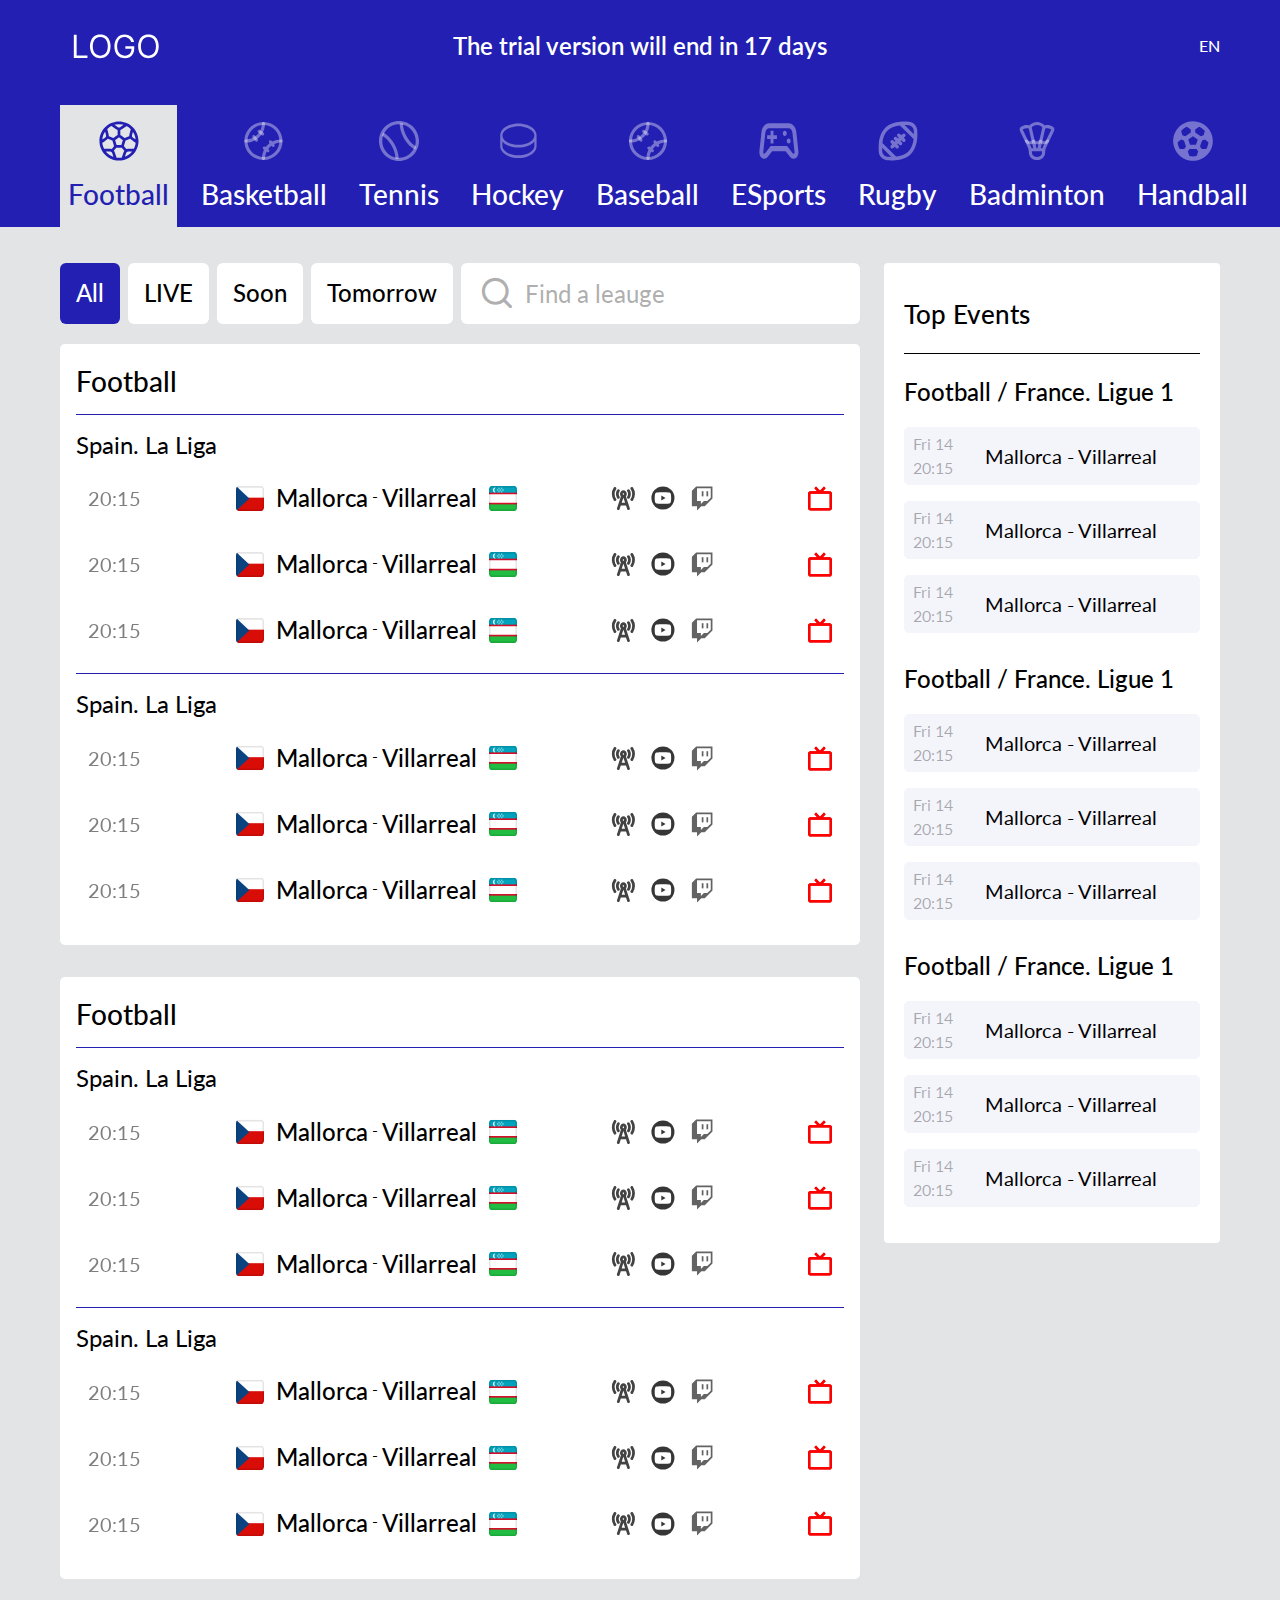
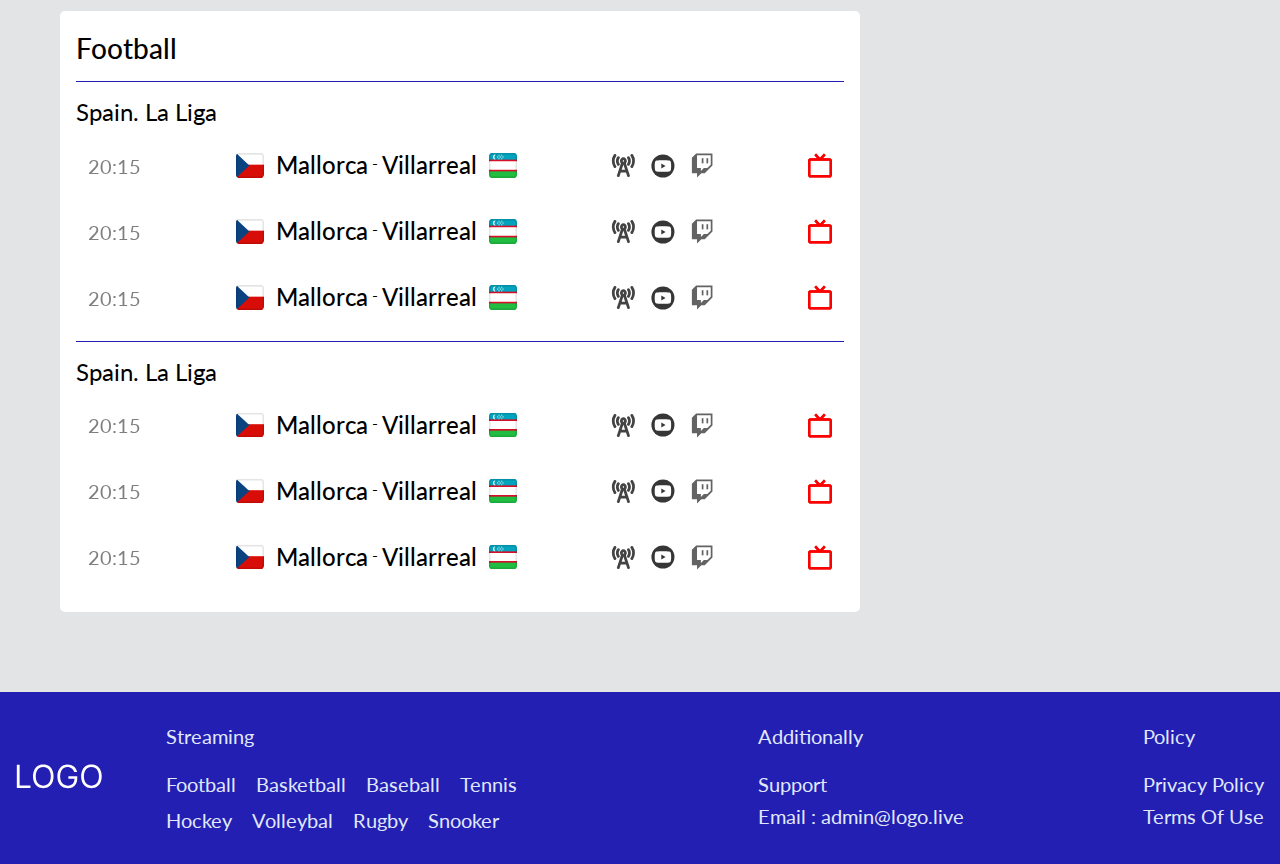
<file: index.html>
<!DOCTYPE html>
<html lang="en">
	<head>
		<meta charset="UTF-8" />
		<meta name="viewport" content="width=device-width, initial-scale=1.0" />
		<title>Streams</title>
		<link rel="stylesheet" href="css/output.css" />
		<link rel="stylesheet" href="css/icons.css" />
	</head>
	<body class="text-textPrimary min-w-[24.375rem] bg-bgPrimary">
		<div class="flex flex-col min-h-screen overflow-x-hidden">
			<header class="header bg-bgDark text-white py-3 lg:py-[2rem] relative z-20">
				<div class="header__container max-w-[74.5rem] px-4 mx-auto grid grid-cols-[4rem_1fr_4rem] gap-6 items-center lg:grid-cols-[7rem_1fr_7rem]">
					<div class="header__logo-wrapper flex justify-center items-center">
						<a href="index.html" class="header__logo logo">
							<img src="img/logo.svg" alt="" class="max-w-[62px] lg:max-w-[90px]" />
						</a>
					</div>
					<div class="header__text text-center font-semibold flex gap-4 justify-center lg:text-base">The trial version will end in 17 days</div>
					<div class="header__actives flex gap-5 items-center justify-end">
						<div class="header__languages relative">
							<button class="header__current-language font-medium transition-transform hover:scale-110">EN</button>
							<!-- add class 'flex' for show -->
							<div class="header__list-languages absolute top-[50%] right-0 gap-3 bg-[#ffffff40] p-2 rounded-lg translate-y-[-50%] hidden">
								<a href="#" class="header__list-languages-item transition-all hover:text-accent">EN</a>
								<a href="#" class="header__list-languages-item transition-all hover:text-accent">RU</a>
							</div>
						</div>
					</div>
				</div>
			</header>
			<nav class="toolbar overflow-x-auto bg-bgDark text-white pt-3">
				<ul class="toolbar__container max-w-[74.5rem] px-4 mx-auto flex gap-1 lg:gap-4">
					<li class="toolbar__item _active">
						<a href="#" class="toolbar__link px-1 py-2 flex flex-col gap-2 text-center items-center transition-all lg:px-2 lg:py-4 lg:gap-4">
							<svg class="toolbar__icon transition-all fill-[#ffffff60] w-6 h-6 lg:w-10 lg:h-10">
								<use xlink:href="img/sprite.svg#football"></use>
							</svg>
							<div class="toolbar__label font-medium lg:text-xl">Football</div>
						</a>
					</li>
					<li class="toolbar__item">
						<a href="#" class="toolbar__link px-1 py-2 flex flex-col gap-2 text-center items-center transition-all lg:px-2 lg:py-4 lg:gap-4">
							<svg class="toolbar__icon transition-all fill-[#ffffff60] w-6 h-6 lg:w-10 lg:h-10">
								<use xlink:href="img/sprite.svg#basketball"></use>
							</svg>
							<div class="toolbar__label font-medium lg:text-xl">Basketball</div>
						</a>
					</li>
					<li class="toolbar__item">
						<a href="#" class="toolbar__link px-1 py-2 flex flex-col gap-2 text-center items-center transition-all lg:px-2 lg:py-4 lg:gap-4">
							<svg class="toolbar__icon transition-all fill-[#ffffff60] w-6 h-6 lg:w-10 lg:h-10">
								<use xlink:href="img/sprite.svg#tennis"></use>
							</svg>
							<div class="toolbar__label font-medium lg:text-xl">Tennis</div>
						</a>
					</li>
					<li class="toolbar__item">
						<a href="#" class="toolbar__link px-1 py-2 flex flex-col gap-2 text-center items-center transition-all lg:px-2 lg:py-4 lg:gap-4">
							<svg class="toolbar__icon transition-all fill-[#ffffff60] w-6 h-6 lg:w-10 lg:h-10">
								<use xlink:href="img/sprite.svg#hockey"></use>
							</svg>
							<div class="toolbar__label font-medium lg:text-xl">Hockey</div>
						</a>
					</li>
					<li class="toolbar__item">
						<a href="#" class="toolbar__link px-1 py-2 flex flex-col gap-2 text-center items-center transition-all lg:px-2 lg:py-4 lg:gap-4">
							<svg class="toolbar__icon transition-all fill-[#ffffff60] w-6 h-6 lg:w-10 lg:h-10">
								<use xlink:href="img/sprite.svg#baseball"></use>
							</svg>
							<div class="toolbar__label font-medium lg:text-xl">Baseball</div>
						</a>
					</li>
					<li class="toolbar__item">
						<a href="#" class="toolbar__link px-1 py-2 flex flex-col gap-2 text-center items-center transition-all lg:px-2 lg:py-4 lg:gap-4">
							<svg class="toolbar__icon transition-all fill-[#ffffff60] w-6 h-6 lg:w-10 lg:h-10">
								<use xlink:href="img/sprite.svg#esports"></use>
							</svg>
							<div class="toolbar__label font-medium lg:text-xl">ESports</div>
						</a>
					</li>
					<li class="toolbar__item">
						<a href="#" class="toolbar__link px-1 py-2 flex flex-col gap-2 text-center items-center transition-all lg:px-2 lg:py-4 lg:gap-4">
							<svg class="toolbar__icon transition-all fill-[#ffffff60] w-6 h-6 lg:w-10 lg:h-10">
								<use xlink:href="img/sprite.svg#rugby"></use>
							</svg>
							<div class="toolbar__label font-medium lg:text-xl">Rugby</div>
						</a>
					</li>
					<li class="toolbar__item">
						<a href="#" class="toolbar__link px-1 py-2 flex flex-col gap-2 text-center items-center transition-all lg:px-2 lg:py-4 lg:gap-4">
							<svg class="toolbar__icon transition-all fill-[#ffffff60] w-6 h-6 lg:w-10 lg:h-10">
								<use xlink:href="img/sprite.svg#badminton"></use>
							</svg>
							<div class="toolbar__label font-medium lg:text-xl">Badminton</div>
						</a>
					</li>
					<li class="toolbar__item">
						<a href="#" class="toolbar__link px-1 py-2 flex flex-col gap-2 text-center items-center transition-all lg:px-2 lg:py-4 lg:gap-4">
							<svg class="toolbar__icon transition-all fill-[#ffffff60] w-6 h-6 lg:w-10 lg:h-10">
								<use xlink:href="img/sprite.svg#handball"></use>
							</svg>
							<div class="toolbar__label font-medium lg:text-xl">Handball</div>
						</a>
					</li>
				</ul>
			</nav>
			<main class="page pt-4 pb-9 lg:pt-9 lg:pb-20">
				<div class="container max-w-[74.5rem] px-4 mx-auto lg:flex gap-6 items-start">
					<div class="lg:flex-grow">
						<div class="active-bar flex gap-2 mb-5">
							<div class="tabs flex gap-2">
								<a href="#" class="tabs__item button _active">All</a>
								<a href="#" class="tabs__item button">LIVE</a>
								<a href="#" class="tabs__item button">Soon</a>
								<div class="hidden lg:inline-block">
									<a href="#" class="tabs__item button">Tomorrow</a>
								</div>
							</div>
							<form action="#" class="search-form relative flex-grow">
								<input
									type="search"
									placeholder="Find a leauge"
									class="search-form__input h-full pl-8 pr-5 rounded-md font-medium placeholder:text-[#00000050] w-full lg:text-base lg:pl-16 outline-none" />
								<span class="_icon-search text-[#00000050] inline-block absolute left-2 top-1/2 -translate-y-1/2 pointer-events-none transition-colors lg:text-3xl lg:left-5"></span>
							</form>
						</div>
						<div class="content pt-5 pr-4 pl-4 pb-7 bg-bgWhite rounded-[5px]">
							<div class="pb-4 border-b border-b-accent mb-4">
								<h2 class="content__title font-medium text-[18px] lg:text-xl">Football</h2>
							</div>
							<div class="liga">
								<h3 class="liga__title mb-3 lg:text-base">Spain. La Liga</h3>
								<ul class="liga__list flex flex-col gap-2 lg:gap-3">
									<li class="liga__item game flex items-center gap-5 py-2 px-3 rounded-[5px] transition-all hover:bg-[#F4F4FB] justify-between lg:px-3 lg:py-3">
										<span class="game__time opacity-50 lg:text-[20px]">20:15</span>
										<div>
											<a href="#" class="game__partners transition-colors hover:text-accent lg:flex lg:gap-1">
												<div class="game__partner flex gap-3 items-center font-medium lg:text-base">
													<img src="img/flags/CZ.svg" alt="" class="w-4 lg:w-7" />
													<span>Mallorca</span>
												</div>
												<span class="hidden lg:inline-block">-</span>
												<div class="game__partner flex gap-3 items-center font-medium lg:text-base lg:flex-row-reverse">
													<img src="img/flags/UZ.svg" alt="" class="w-4 lg:w-7" />
													<span>Villarreal</span>
												</div>
											</a>
										</div>
										<div class="liga__platforms flex gap-2 items-center lg:gap-4">
											<a href="#" class="liga__platform">
												<img src="img/platforms/loc.svg" alt="" class="max-w-4 _grey-filter lg:max-w-6" />
											</a>
											<a href="#" class="liga__platform">
												<img src="img/platforms/youtube.svg" alt="" class="max-w-4 _grey-filter lg:max-w-6" />
											</a>
											<a href="#" class="liga__platform">
												<img src="img/platforms/twitch.svg" alt="" class="max-w-4 _grey-filter lg:max-w-6" />
											</a>
										</div>
										<a href="#" class="liga__play-btn transition-all hover:scale-110">
											<img src="img/platforms/tele.svg" alt="" class="max-w-4 lg:max-w-6" />
										</a>
									</li>
									<li class="liga__item game flex items-center gap-5 py-2 px-3 rounded-[5px] transition-all hover:bg-[#F4F4FB] justify-between lg:px-3 lg:py-3">
										<span class="game__time opacity-50 lg:text-[20px]">20:15</span>
										<div>
											<a href="#" class="game__partners transition-colors hover:text-accent lg:flex lg:gap-1">
												<div class="game__partner flex gap-3 items-center font-medium lg:text-base">
													<img src="img/flags/CZ.svg" alt="" class="w-4 lg:w-7" />
													<span>Mallorca</span>
												</div>
												<span class="hidden lg:inline-block">-</span>
												<div class="game__partner flex gap-3 items-center font-medium lg:text-base lg:flex-row-reverse">
													<img src="img/flags/UZ.svg" alt="" class="w-4 lg:w-7" />
													<span>Villarreal</span>
												</div>
											</a>
										</div>
										<div class="liga__platforms flex gap-2 items-center lg:gap-4">
											<a href="#" class="liga__platform">
												<img src="img/platforms/loc.svg" alt="" class="max-w-4 _grey-filter lg:max-w-6" />
											</a>
											<a href="#" class="liga__platform">
												<img src="img/platforms/youtube.svg" alt="" class="max-w-4 _grey-filter lg:max-w-6" />
											</a>
											<a href="#" class="liga__platform">
												<img src="img/platforms/twitch.svg" alt="" class="max-w-4 _grey-filter lg:max-w-6" />
											</a>
										</div>
										<a href="#" class="liga__play-btn transition-all hover:scale-110">
											<img src="img/platforms/tele.svg" alt="" class="max-w-4 lg:max-w-6" />
										</a>
									</li>
									<li class="liga__item game flex items-center gap-5 py-2 px-3 rounded-[5px] transition-all hover:bg-[#F4F4FB] justify-between lg:px-3 lg:py-3">
										<span class="game__time opacity-50 lg:text-[20px]">20:15</span>
										<div>
											<a href="#" class="game__partners transition-colors hover:text-accent lg:flex lg:gap-1">
												<div class="game__partner flex gap-3 items-center font-medium lg:text-base">
													<img src="img/flags/CZ.svg" alt="" class="w-4 lg:w-7" />
													<span>Mallorca</span>
												</div>
												<span class="hidden lg:inline-block">-</span>
												<div class="game__partner flex gap-3 items-center font-medium lg:text-base lg:flex-row-reverse">
													<img src="img/flags/UZ.svg" alt="" class="w-4 lg:w-7" />
													<span>Villarreal</span>
												</div>
											</a>
										</div>
										<div class="liga__platforms flex gap-2 items-center lg:gap-4">
											<a href="#" class="liga__platform">
												<img src="img/platforms/loc.svg" alt="" class="max-w-4 _grey-filter lg:max-w-6" />
											</a>
											<a href="#" class="liga__platform">
												<img src="img/platforms/youtube.svg" alt="" class="max-w-4 _grey-filter lg:max-w-6" />
											</a>
											<a href="#" class="liga__platform">
												<img src="img/platforms/twitch.svg" alt="" class="max-w-4 _grey-filter lg:max-w-6" />
											</a>
										</div>
										<a href="#" class="liga__play-btn transition-all hover:scale-110">
											<img src="img/platforms/tele.svg" alt="" class="max-w-4 lg:max-w-6" />
										</a>
									</li>
								</ul>
							</div>
							<div class="liga">
								<h3 class="liga__title mb-3 lg:text-base">Spain. La Liga</h3>
								<ul class="liga__list flex flex-col gap-2 lg:gap-3">
									<li class="liga__item game flex items-center gap-5 py-2 px-3 rounded-[5px] transition-all hover:bg-[#F4F4FB] justify-between lg:px-3 lg:py-3">
										<span class="game__time opacity-50 lg:text-[20px]">20:15</span>
										<div>
											<a href="#" class="game__partners transition-colors hover:text-accent lg:flex lg:gap-1">
												<div class="game__partner flex gap-3 items-center font-medium lg:text-base">
													<img src="img/flags/CZ.svg" alt="" class="w-4 lg:w-7" />
													<span>Mallorca</span>
												</div>
												<span class="hidden lg:inline-block">-</span>
												<div class="game__partner flex gap-3 items-center font-medium lg:text-base lg:flex-row-reverse">
													<img src="img/flags/UZ.svg" alt="" class="w-4 lg:w-7" />
													<span>Villarreal</span>
												</div>
											</a>
										</div>
										<div class="liga__platforms flex gap-2 items-center lg:gap-4">
											<a href="#" class="liga__platform">
												<img src="img/platforms/loc.svg" alt="" class="max-w-4 _grey-filter lg:max-w-6" />
											</a>
											<a href="#" class="liga__platform">
												<img src="img/platforms/youtube.svg" alt="" class="max-w-4 _grey-filter lg:max-w-6" />
											</a>
											<a href="#" class="liga__platform">
												<img src="img/platforms/twitch.svg" alt="" class="max-w-4 _grey-filter lg:max-w-6" />
											</a>
										</div>
										<a href="#" class="liga__play-btn transition-all hover:scale-110">
											<img src="img/platforms/tele.svg" alt="" class="max-w-4 lg:max-w-6" />
										</a>
									</li>
									<li class="liga__item game flex items-center gap-5 py-2 px-3 rounded-[5px] transition-all hover:bg-[#F4F4FB] justify-between lg:px-3 lg:py-3">
										<span class="game__time opacity-50 lg:text-[20px]">20:15</span>
										<div>
											<a href="#" class="game__partners transition-colors hover:text-accent lg:flex lg:gap-1">
												<div class="game__partner flex gap-3 items-center font-medium lg:text-base">
													<img src="img/flags/CZ.svg" alt="" class="w-4 lg:w-7" />
													<span>Mallorca</span>
												</div>
												<span class="hidden lg:inline-block">-</span>
												<div class="game__partner flex gap-3 items-center font-medium lg:text-base lg:flex-row-reverse">
													<img src="img/flags/UZ.svg" alt="" class="w-4 lg:w-7" />
													<span>Villarreal</span>
												</div>
											</a>
										</div>
										<div class="liga__platforms flex gap-2 items-center lg:gap-4">
											<a href="#" class="liga__platform">
												<img src="img/platforms/loc.svg" alt="" class="max-w-4 _grey-filter lg:max-w-6" />
											</a>
											<a href="#" class="liga__platform">
												<img src="img/platforms/youtube.svg" alt="" class="max-w-4 _grey-filter lg:max-w-6" />
											</a>
											<a href="#" class="liga__platform">
												<img src="img/platforms/twitch.svg" alt="" class="max-w-4 _grey-filter lg:max-w-6" />
											</a>
										</div>
										<a href="#" class="liga__play-btn transition-all hover:scale-110">
											<img src="img/platforms/tele.svg" alt="" class="max-w-4 lg:max-w-6" />
										</a>
									</li>
									<li class="liga__item game flex items-center gap-5 py-2 px-3 rounded-[5px] transition-all hover:bg-[#F4F4FB] justify-between lg:px-3 lg:py-3">
										<span class="game__time opacity-50 lg:text-[20px]">20:15</span>
										<div>
											<a href="#" class="game__partners transition-colors hover:text-accent lg:flex lg:gap-1">
												<div class="game__partner flex gap-3 items-center font-medium lg:text-base">
													<img src="img/flags/CZ.svg" alt="" class="w-4 lg:w-7" />
													<span>Mallorca</span>
												</div>
												<span class="hidden lg:inline-block">-</span>
												<div class="game__partner flex gap-3 items-center font-medium lg:text-base lg:flex-row-reverse">
													<img src="img/flags/UZ.svg" alt="" class="w-4 lg:w-7" />
													<span>Villarreal</span>
												</div>
											</a>
										</div>
										<div class="liga__platforms flex gap-2 items-center lg:gap-4">
											<a href="#" class="liga__platform">
												<img src="img/platforms/loc.svg" alt="" class="max-w-4 _grey-filter lg:max-w-6" />
											</a>
											<a href="#" class="liga__platform">
												<img src="img/platforms/youtube.svg" alt="" class="max-w-4 _grey-filter lg:max-w-6" />
											</a>
											<a href="#" class="liga__platform">
												<img src="img/platforms/twitch.svg" alt="" class="max-w-4 _grey-filter lg:max-w-6" />
											</a>
										</div>
										<a href="#" class="liga__play-btn transition-all hover:scale-110">
											<img src="img/platforms/tele.svg" alt="" class="max-w-4 lg:max-w-6" />
										</a>
									</li>
								</ul>
							</div>
						</div>
						<div class="content pt-5 pr-4 pl-4 pb-7 bg-bgWhite rounded-[5px]">
							<div class="pb-4 border-b border-b-accent mb-4">
								<h2 class="content__title font-medium text-[18px] lg:text-xl">Football</h2>
							</div>
							<div class="liga">
								<h3 class="liga__title mb-3 lg:text-base">Spain. La Liga</h3>
								<ul class="liga__list flex flex-col gap-2 lg:gap-3">
									<li class="liga__item game flex items-center gap-5 py-2 px-3 rounded-[5px] transition-all hover:bg-[#F4F4FB] justify-between lg:px-3 lg:py-3">
										<span class="game__time opacity-50 lg:text-[20px]">20:15</span>
										<div>
											<a href="#" class="game__partners transition-colors hover:text-accent lg:flex lg:gap-1">
												<div class="game__partner flex gap-3 items-center font-medium lg:text-base">
													<img src="img/flags/CZ.svg" alt="" class="w-4 lg:w-7" />
													<span>Mallorca</span>
												</div>
												<span class="hidden lg:inline-block">-</span>
												<div class="game__partner flex gap-3 items-center font-medium lg:text-base lg:flex-row-reverse">
													<img src="img/flags/UZ.svg" alt="" class="w-4 lg:w-7" />
													<span>Villarreal</span>
												</div>
											</a>
										</div>
										<div class="liga__platforms flex gap-2 items-center lg:gap-4">
											<a href="#" class="liga__platform">
												<img src="img/platforms/loc.svg" alt="" class="max-w-4 _grey-filter lg:max-w-6" />
											</a>
											<a href="#" class="liga__platform">
												<img src="img/platforms/youtube.svg" alt="" class="max-w-4 _grey-filter lg:max-w-6" />
											</a>
											<a href="#" class="liga__platform">
												<img src="img/platforms/twitch.svg" alt="" class="max-w-4 _grey-filter lg:max-w-6" />
											</a>
										</div>
										<a href="#" class="liga__play-btn transition-all hover:scale-110">
											<img src="img/platforms/tele.svg" alt="" class="max-w-4 lg:max-w-6" />
										</a>
									</li>
									<li class="liga__item game flex items-center gap-5 py-2 px-3 rounded-[5px] transition-all hover:bg-[#F4F4FB] justify-between lg:px-3 lg:py-3">
										<span class="game__time opacity-50 lg:text-[20px]">20:15</span>
										<div>
											<a href="#" class="game__partners transition-colors hover:text-accent lg:flex lg:gap-1">
												<div class="game__partner flex gap-3 items-center font-medium lg:text-base">
													<img src="img/flags/CZ.svg" alt="" class="w-4 lg:w-7" />
													<span>Mallorca</span>
												</div>
												<span class="hidden lg:inline-block">-</span>
												<div class="game__partner flex gap-3 items-center font-medium lg:text-base lg:flex-row-reverse">
													<img src="img/flags/UZ.svg" alt="" class="w-4 lg:w-7" />
													<span>Villarreal</span>
												</div>
											</a>
										</div>
										<div class="liga__platforms flex gap-2 items-center lg:gap-4">
											<a href="#" class="liga__platform">
												<img src="img/platforms/loc.svg" alt="" class="max-w-4 _grey-filter lg:max-w-6" />
											</a>
											<a href="#" class="liga__platform">
												<img src="img/platforms/youtube.svg" alt="" class="max-w-4 _grey-filter lg:max-w-6" />
											</a>
											<a href="#" class="liga__platform">
												<img src="img/platforms/twitch.svg" alt="" class="max-w-4 _grey-filter lg:max-w-6" />
											</a>
										</div>
										<a href="#" class="liga__play-btn transition-all hover:scale-110">
											<img src="img/platforms/tele.svg" alt="" class="max-w-4 lg:max-w-6" />
										</a>
									</li>
									<li class="liga__item game flex items-center gap-5 py-2 px-3 rounded-[5px] transition-all hover:bg-[#F4F4FB] justify-between lg:px-3 lg:py-3">
										<span class="game__time opacity-50 lg:text-[20px]">20:15</span>
										<div>
											<a href="#" class="game__partners transition-colors hover:text-accent lg:flex lg:gap-1">
												<div class="game__partner flex gap-3 items-center font-medium lg:text-base">
													<img src="img/flags/CZ.svg" alt="" class="w-4 lg:w-7" />
													<span>Mallorca</span>
												</div>
												<span class="hidden lg:inline-block">-</span>
												<div class="game__partner flex gap-3 items-center font-medium lg:text-base lg:flex-row-reverse">
													<img src="img/flags/UZ.svg" alt="" class="w-4 lg:w-7" />
													<span>Villarreal</span>
												</div>
											</a>
										</div>
										<div class="liga__platforms flex gap-2 items-center lg:gap-4">
											<a href="#" class="liga__platform">
												<img src="img/platforms/loc.svg" alt="" class="max-w-4 _grey-filter lg:max-w-6" />
											</a>
											<a href="#" class="liga__platform">
												<img src="img/platforms/youtube.svg" alt="" class="max-w-4 _grey-filter lg:max-w-6" />
											</a>
											<a href="#" class="liga__platform">
												<img src="img/platforms/twitch.svg" alt="" class="max-w-4 _grey-filter lg:max-w-6" />
											</a>
										</div>
										<a href="#" class="liga__play-btn transition-all hover:scale-110">
											<img src="img/platforms/tele.svg" alt="" class="max-w-4 lg:max-w-6" />
										</a>
									</li>
								</ul>
							</div>
							<div class="liga">
								<h3 class="liga__title mb-3 lg:text-base">Spain. La Liga</h3>
								<ul class="liga__list flex flex-col gap-2 lg:gap-3">
									<li class="liga__item game flex items-center gap-5 py-2 px-3 rounded-[5px] transition-all hover:bg-[#F4F4FB] justify-between lg:px-3 lg:py-3">
										<span class="game__time opacity-50 lg:text-[20px]">20:15</span>
										<div>
											<a href="#" class="game__partners transition-colors hover:text-accent lg:flex lg:gap-1">
												<div class="game__partner flex gap-3 items-center font-medium lg:text-base">
													<img src="img/flags/CZ.svg" alt="" class="w-4 lg:w-7" />
													<span>Mallorca</span>
												</div>
												<span class="hidden lg:inline-block">-</span>
												<div class="game__partner flex gap-3 items-center font-medium lg:text-base lg:flex-row-reverse">
													<img src="img/flags/UZ.svg" alt="" class="w-4 lg:w-7" />
													<span>Villarreal</span>
												</div>
											</a>
										</div>
										<div class="liga__platforms flex gap-2 items-center lg:gap-4">
											<a href="#" class="liga__platform">
												<img src="img/platforms/loc.svg" alt="" class="max-w-4 _grey-filter lg:max-w-6" />
											</a>
											<a href="#" class="liga__platform">
												<img src="img/platforms/youtube.svg" alt="" class="max-w-4 _grey-filter lg:max-w-6" />
											</a>
											<a href="#" class="liga__platform">
												<img src="img/platforms/twitch.svg" alt="" class="max-w-4 _grey-filter lg:max-w-6" />
											</a>
										</div>
										<a href="#" class="liga__play-btn transition-all hover:scale-110">
											<img src="img/platforms/tele.svg" alt="" class="max-w-4 lg:max-w-6" />
										</a>
									</li>
									<li class="liga__item game flex items-center gap-5 py-2 px-3 rounded-[5px] transition-all hover:bg-[#F4F4FB] justify-between lg:px-3 lg:py-3">
										<span class="game__time opacity-50 lg:text-[20px]">20:15</span>
										<div>
											<a href="#" class="game__partners transition-colors hover:text-accent lg:flex lg:gap-1">
												<div class="game__partner flex gap-3 items-center font-medium lg:text-base">
													<img src="img/flags/CZ.svg" alt="" class="w-4 lg:w-7" />
													<span>Mallorca</span>
												</div>
												<span class="hidden lg:inline-block">-</span>
												<div class="game__partner flex gap-3 items-center font-medium lg:text-base lg:flex-row-reverse">
													<img src="img/flags/UZ.svg" alt="" class="w-4 lg:w-7" />
													<span>Villarreal</span>
												</div>
											</a>
										</div>
										<div class="liga__platforms flex gap-2 items-center lg:gap-4">
											<a href="#" class="liga__platform">
												<img src="img/platforms/loc.svg" alt="" class="max-w-4 _grey-filter lg:max-w-6" />
											</a>
											<a href="#" class="liga__platform">
												<img src="img/platforms/youtube.svg" alt="" class="max-w-4 _grey-filter lg:max-w-6" />
											</a>
											<a href="#" class="liga__platform">
												<img src="img/platforms/twitch.svg" alt="" class="max-w-4 _grey-filter lg:max-w-6" />
											</a>
										</div>
										<a href="#" class="liga__play-btn transition-all hover:scale-110">
											<img src="img/platforms/tele.svg" alt="" class="max-w-4 lg:max-w-6" />
										</a>
									</li>
									<li class="liga__item game flex items-center gap-5 py-2 px-3 rounded-[5px] transition-all hover:bg-[#F4F4FB] justify-between lg:px-3 lg:py-3">
										<span class="game__time opacity-50 lg:text-[20px]">20:15</span>
										<div>
											<a href="#" class="game__partners transition-colors hover:text-accent lg:flex lg:gap-1">
												<div class="game__partner flex gap-3 items-center font-medium lg:text-base">
													<img src="img/flags/CZ.svg" alt="" class="w-4 lg:w-7" />
													<span>Mallorca</span>
												</div>
												<span class="hidden lg:inline-block">-</span>
												<div class="game__partner flex gap-3 items-center font-medium lg:text-base lg:flex-row-reverse">
													<img src="img/flags/UZ.svg" alt="" class="w-4 lg:w-7" />
													<span>Villarreal</span>
												</div>
											</a>
										</div>
										<div class="liga__platforms flex gap-2 items-center lg:gap-4">
											<a href="#" class="liga__platform">
												<img src="img/platforms/loc.svg" alt="" class="max-w-4 _grey-filter lg:max-w-6" />
											</a>
											<a href="#" class="liga__platform">
												<img src="img/platforms/youtube.svg" alt="" class="max-w-4 _grey-filter lg:max-w-6" />
											</a>
											<a href="#" class="liga__platform">
												<img src="img/platforms/twitch.svg" alt="" class="max-w-4 _grey-filter lg:max-w-6" />
											</a>
										</div>
										<a href="#" class="liga__play-btn transition-all hover:scale-110">
											<img src="img/platforms/tele.svg" alt="" class="max-w-4 lg:max-w-6" />
										</a>
									</li>
								</ul>
							</div>
						</div>
						<div class="content pt-5 pr-4 pl-4 pb-7 bg-bgWhite rounded-[5px]">
							<div class="pb-4 border-b border-b-accent mb-4">
								<h2 class="content__title font-medium text-[18px] lg:text-xl">Football</h2>
							</div>
							<div class="liga">
								<h3 class="liga__title mb-3 lg:text-base">Spain. La Liga</h3>
								<ul class="liga__list flex flex-col gap-2 lg:gap-3">
									<li class="liga__item game flex items-center gap-5 py-2 px-3 rounded-[5px] transition-all hover:bg-[#F4F4FB] justify-between lg:px-3 lg:py-3">
										<span class="game__time opacity-50 lg:text-[20px]">20:15</span>
										<div>
											<a href="#" class="game__partners transition-colors hover:text-accent lg:flex lg:gap-1">
												<div class="game__partner flex gap-3 items-center font-medium lg:text-base">
													<img src="img/flags/CZ.svg" alt="" class="w-4 lg:w-7" />
													<span>Mallorca</span>
												</div>
												<span class="hidden lg:inline-block">-</span>
												<div class="game__partner flex gap-3 items-center font-medium lg:text-base lg:flex-row-reverse">
													<img src="img/flags/UZ.svg" alt="" class="w-4 lg:w-7" />
													<span>Villarreal</span>
												</div>
											</a>
										</div>
										<div class="liga__platforms flex gap-2 items-center lg:gap-4">
											<a href="#" class="liga__platform">
												<img src="img/platforms/loc.svg" alt="" class="max-w-4 _grey-filter lg:max-w-6" />
											</a>
											<a href="#" class="liga__platform">
												<img src="img/platforms/youtube.svg" alt="" class="max-w-4 _grey-filter lg:max-w-6" />
											</a>
											<a href="#" class="liga__platform">
												<img src="img/platforms/twitch.svg" alt="" class="max-w-4 _grey-filter lg:max-w-6" />
											</a>
										</div>
										<a href="#" class="liga__play-btn transition-all hover:scale-110">
											<img src="img/platforms/tele.svg" alt="" class="max-w-4 lg:max-w-6" />
										</a>
									</li>
									<li class="liga__item game flex items-center gap-5 py-2 px-3 rounded-[5px] transition-all hover:bg-[#F4F4FB] justify-between lg:px-3 lg:py-3">
										<span class="game__time opacity-50 lg:text-[20px]">20:15</span>
										<div>
											<a href="#" class="game__partners transition-colors hover:text-accent lg:flex lg:gap-1">
												<div class="game__partner flex gap-3 items-center font-medium lg:text-base">
													<img src="img/flags/CZ.svg" alt="" class="w-4 lg:w-7" />
													<span>Mallorca</span>
												</div>
												<span class="hidden lg:inline-block">-</span>
												<div class="game__partner flex gap-3 items-center font-medium lg:text-base lg:flex-row-reverse">
													<img src="img/flags/UZ.svg" alt="" class="w-4 lg:w-7" />
													<span>Villarreal</span>
												</div>
											</a>
										</div>
										<div class="liga__platforms flex gap-2 items-center lg:gap-4">
											<a href="#" class="liga__platform">
												<img src="img/platforms/loc.svg" alt="" class="max-w-4 _grey-filter lg:max-w-6" />
											</a>
											<a href="#" class="liga__platform">
												<img src="img/platforms/youtube.svg" alt="" class="max-w-4 _grey-filter lg:max-w-6" />
											</a>
											<a href="#" class="liga__platform">
												<img src="img/platforms/twitch.svg" alt="" class="max-w-4 _grey-filter lg:max-w-6" />
											</a>
										</div>
										<a href="#" class="liga__play-btn transition-all hover:scale-110">
											<img src="img/platforms/tele.svg" alt="" class="max-w-4 lg:max-w-6" />
										</a>
									</li>
									<li class="liga__item game flex items-center gap-5 py-2 px-3 rounded-[5px] transition-all hover:bg-[#F4F4FB] justify-between lg:px-3 lg:py-3">
										<span class="game__time opacity-50 lg:text-[20px]">20:15</span>
										<div>
											<a href="#" class="game__partners transition-colors hover:text-accent lg:flex lg:gap-1">
												<div class="game__partner flex gap-3 items-center font-medium lg:text-base">
													<img src="img/flags/CZ.svg" alt="" class="w-4 lg:w-7" />
													<span>Mallorca</span>
												</div>
												<span class="hidden lg:inline-block">-</span>
												<div class="game__partner flex gap-3 items-center font-medium lg:text-base lg:flex-row-reverse">
													<img src="img/flags/UZ.svg" alt="" class="w-4 lg:w-7" />
													<span>Villarreal</span>
												</div>
											</a>
										</div>
										<div class="liga__platforms flex gap-2 items-center lg:gap-4">
											<a href="#" class="liga__platform">
												<img src="img/platforms/loc.svg" alt="" class="max-w-4 _grey-filter lg:max-w-6" />
											</a>
											<a href="#" class="liga__platform">
												<img src="img/platforms/youtube.svg" alt="" class="max-w-4 _grey-filter lg:max-w-6" />
											</a>
											<a href="#" class="liga__platform">
												<img src="img/platforms/twitch.svg" alt="" class="max-w-4 _grey-filter lg:max-w-6" />
											</a>
										</div>
										<a href="#" class="liga__play-btn transition-all hover:scale-110">
											<img src="img/platforms/tele.svg" alt="" class="max-w-4 lg:max-w-6" />
										</a>
									</li>
								</ul>
							</div>
							<div class="liga">
								<h3 class="liga__title mb-3 lg:text-base">Spain. La Liga</h3>
								<ul class="liga__list flex flex-col gap-2 lg:gap-3">
									<li class="liga__item game flex items-center gap-5 py-2 px-3 rounded-[5px] transition-all hover:bg-[#F4F4FB] justify-between lg:px-3 lg:py-3">
										<span class="game__time opacity-50 lg:text-[20px]">20:15</span>
										<div>
											<a href="#" class="game__partners transition-colors hover:text-accent lg:flex lg:gap-1">
												<div class="game__partner flex gap-3 items-center font-medium lg:text-base">
													<img src="img/flags/CZ.svg" alt="" class="w-4 lg:w-7" />
													<span>Mallorca</span>
												</div>
												<span class="hidden lg:inline-block">-</span>
												<div class="game__partner flex gap-3 items-center font-medium lg:text-base lg:flex-row-reverse">
													<img src="img/flags/UZ.svg" alt="" class="w-4 lg:w-7" />
													<span>Villarreal</span>
												</div>
											</a>
										</div>
										<div class="liga__platforms flex gap-2 items-center lg:gap-4">
											<a href="#" class="liga__platform">
												<img src="img/platforms/loc.svg" alt="" class="max-w-4 _grey-filter lg:max-w-6" />
											</a>
											<a href="#" class="liga__platform">
												<img src="img/platforms/youtube.svg" alt="" class="max-w-4 _grey-filter lg:max-w-6" />
											</a>
											<a href="#" class="liga__platform">
												<img src="img/platforms/twitch.svg" alt="" class="max-w-4 _grey-filter lg:max-w-6" />
											</a>
										</div>
										<a href="#" class="liga__play-btn transition-all hover:scale-110">
											<img src="img/platforms/tele.svg" alt="" class="max-w-4 lg:max-w-6" />
										</a>
									</li>
									<li class="liga__item game flex items-center gap-5 py-2 px-3 rounded-[5px] transition-all hover:bg-[#F4F4FB] justify-between lg:px-3 lg:py-3">
										<span class="game__time opacity-50 lg:text-[20px]">20:15</span>
										<div>
											<a href="#" class="game__partners transition-colors hover:text-accent lg:flex lg:gap-1">
												<div class="game__partner flex gap-3 items-center font-medium lg:text-base">
													<img src="img/flags/CZ.svg" alt="" class="w-4 lg:w-7" />
													<span>Mallorca</span>
												</div>
												<span class="hidden lg:inline-block">-</span>
												<div class="game__partner flex gap-3 items-center font-medium lg:text-base lg:flex-row-reverse">
													<img src="img/flags/UZ.svg" alt="" class="w-4 lg:w-7" />
													<span>Villarreal</span>
												</div>
											</a>
										</div>
										<div class="liga__platforms flex gap-2 items-center lg:gap-4">
											<a href="#" class="liga__platform">
												<img src="img/platforms/loc.svg" alt="" class="max-w-4 _grey-filter lg:max-w-6" />
											</a>
											<a href="#" class="liga__platform">
												<img src="img/platforms/youtube.svg" alt="" class="max-w-4 _grey-filter lg:max-w-6" />
											</a>
											<a href="#" class="liga__platform">
												<img src="img/platforms/twitch.svg" alt="" class="max-w-4 _grey-filter lg:max-w-6" />
											</a>
										</div>
										<a href="#" class="liga__play-btn transition-all hover:scale-110">
											<img src="img/platforms/tele.svg" alt="" class="max-w-4 lg:max-w-6" />
										</a>
									</li>
									<li class="liga__item game flex items-center gap-5 py-2 px-3 rounded-[5px] transition-all hover:bg-[#F4F4FB] justify-between lg:px-3 lg:py-3">
										<span class="game__time opacity-50 lg:text-[20px]">20:15</span>
										<div>
											<a href="#" class="game__partners transition-colors hover:text-accent lg:flex lg:gap-1">
												<div class="game__partner flex gap-3 items-center font-medium lg:text-base">
													<img src="img/flags/CZ.svg" alt="" class="w-4 lg:w-7" />
													<span>Mallorca</span>
												</div>
												<span class="hidden lg:inline-block">-</span>
												<div class="game__partner flex gap-3 items-center font-medium lg:text-base lg:flex-row-reverse">
													<img src="img/flags/UZ.svg" alt="" class="w-4 lg:w-7" />
													<span>Villarreal</span>
												</div>
											</a>
										</div>
										<div class="liga__platforms flex gap-2 items-center lg:gap-4">
											<a href="#" class="liga__platform">
												<img src="img/platforms/loc.svg" alt="" class="max-w-4 _grey-filter lg:max-w-6" />
											</a>
											<a href="#" class="liga__platform">
												<img src="img/platforms/youtube.svg" alt="" class="max-w-4 _grey-filter lg:max-w-6" />
											</a>
											<a href="#" class="liga__platform">
												<img src="img/platforms/twitch.svg" alt="" class="max-w-4 _grey-filter lg:max-w-6" />
											</a>
										</div>
										<a href="#" class="liga__play-btn transition-all hover:scale-110">
											<img src="img/platforms/tele.svg" alt="" class="max-w-4 lg:max-w-6" />
										</a>
									</li>
								</ul>
							</div>
						</div>
					</div>
					<aside class="sidebar hidden lg:block basis-[21rem] rounded-[4px] bg-bgWhite py-9 px-5">
						<div class="siidebar__heading pb-6 border-b border-b-black mb-5 lg:mb-6">
							<h2 class="siidebar__title flex gap-4 items-center font-medium text-lg">Top Events</h2>
						</div>
						<div class="top-events">
							<div class="top-events__part [&:not(:last-child)]:mb-8">
								<h3 class="top-events__label font-medium text-base mb-5">Football / France. Ligue 1</h3>
								<ul class="top-events__list flex flex-col gap-4">
									<li class="top-events__item">
										<a
											href="#"
											class="top-events__link top-event bg-[#F4F4FB] px-2 py-1 rounded-[5px] flex items-center gap-4 border border-[#F4F4FB] transition hover:border-accent">
											<div class="top-event__date flex flex-col w-14 text-[16px] text-[#00000050]">
												<span>Fri 14 </span>
												<span>20:15</span>
											</div>
											<div class="top-event__partners text-[20px]">
												<span>Mallorca </span>
												<span>-</span>
												<span>Villarreal</span>
											</div>
										</a>
									</li>
									<li class="top-events__item">
										<a
											href="#"
											class="top-events__link top-event bg-[#F4F4FB] px-2 py-1 rounded-[5px] flex items-center gap-4 border border-[#F4F4FB] transition hover:border-accent">
											<div class="top-event__date flex flex-col w-14 text-[16px] text-[#00000050]">
												<span>Fri 14 </span>
												<span>20:15</span>
											</div>
											<div class="top-event__partners text-[20px]">
												<span>Mallorca </span>
												<span>-</span>
												<span>Villarreal</span>
											</div>
										</a>
									</li>
									<li class="top-events__item">
										<a
											href="#"
											class="top-events__link top-event bg-[#F4F4FB] px-2 py-1 rounded-[5px] flex items-center gap-4 border border-[#F4F4FB] transition hover:border-accent">
											<div class="top-event__date flex flex-col w-14 text-[16px] text-[#00000050]">
												<span>Fri 14 </span>
												<span>20:15</span>
											</div>
											<div class="top-event__partners text-[20px]">
												<span>Mallorca </span>
												<span>-</span>
												<span>Villarreal</span>
											</div>
										</a>
									</li>
								</ul>
							</div>
							<div class="top-events__part [&:not(:last-child)]:mb-8">
								<h3 class="top-events__label font-medium text-base mb-5">Football / France. Ligue 1</h3>
								<ul class="top-events__list flex flex-col gap-4">
									<li class="top-events__item">
										<a
											href="#"
											class="top-events__link top-event bg-[#F4F4FB] px-2 py-1 rounded-[5px] flex items-center gap-4 border border-[#F4F4FB] transition hover:border-accent">
											<div class="top-event__date flex flex-col w-14 text-[16px] text-[#00000050]">
												<span>Fri 14 </span>
												<span>20:15</span>
											</div>
											<div class="top-event__partners text-[20px]">
												<span>Mallorca </span>
												<span>-</span>
												<span>Villarreal</span>
											</div>
										</a>
									</li>
									<li class="top-events__item">
										<a
											href="#"
											class="top-events__link top-event bg-[#F4F4FB] px-2 py-1 rounded-[5px] flex items-center gap-4 border border-[#F4F4FB] transition hover:border-accent">
											<div class="top-event__date flex flex-col w-14 text-[16px] text-[#00000050]">
												<span>Fri 14 </span>
												<span>20:15</span>
											</div>
											<div class="top-event__partners text-[20px]">
												<span>Mallorca </span>
												<span>-</span>
												<span>Villarreal</span>
											</div>
										</a>
									</li>
									<li class="top-events__item">
										<a
											href="#"
											class="top-events__link top-event bg-[#F4F4FB] px-2 py-1 rounded-[5px] flex items-center gap-4 border border-[#F4F4FB] transition hover:border-accent">
											<div class="top-event__date flex flex-col w-14 text-[16px] text-[#00000050]">
												<span>Fri 14 </span>
												<span>20:15</span>
											</div>
											<div class="top-event__partners text-[20px]">
												<span>Mallorca </span>
												<span>-</span>
												<span>Villarreal</span>
											</div>
										</a>
									</li>
								</ul>
							</div>
							<div class="top-events__part [&:not(:last-child)]:mb-8">
								<h3 class="top-events__label font-medium text-base mb-5">Football / France. Ligue 1</h3>
								<ul class="top-events__list flex flex-col gap-4">
									<li class="top-events__item">
										<a
											href="#"
											class="top-events__link top-event bg-[#F4F4FB] px-2 py-1 rounded-[5px] flex items-center gap-4 border border-[#F4F4FB] transition hover:border-accent">
											<div class="top-event__date flex flex-col w-14 text-[16px] text-[#00000050]">
												<span>Fri 14 </span>
												<span>20:15</span>
											</div>
											<div class="top-event__partners text-[20px]">
												<span>Mallorca </span>
												<span>-</span>
												<span>Villarreal</span>
											</div>
										</a>
									</li>
									<li class="top-events__item">
										<a
											href="#"
											class="top-events__link top-event bg-[#F4F4FB] px-2 py-1 rounded-[5px] flex items-center gap-4 border border-[#F4F4FB] transition hover:border-accent">
											<div class="top-event__date flex flex-col w-14 text-[16px] text-[#00000050]">
												<span>Fri 14 </span>
												<span>20:15</span>
											</div>
											<div class="top-event__partners text-[20px]">
												<span>Mallorca </span>
												<span>-</span>
												<span>Villarreal</span>
											</div>
										</a>
									</li>
									<li class="top-events__item">
										<a
											href="#"
											class="top-events__link top-event bg-[#F4F4FB] px-2 py-1 rounded-[5px] flex items-center gap-4 border border-[#F4F4FB] transition hover:border-accent">
											<div class="top-event__date flex flex-col w-14 text-[16px] text-[#00000050]">
												<span>Fri 14 </span>
												<span>20:15</span>
											</div>
											<div class="top-event__partners text-[20px]">
												<span>Mallorca </span>
												<span>-</span>
												<span>Villarreal</span>
											</div>
										</a>
									</li>
								</ul>
							</div>
						</div>
					</aside>
				</div>
			</main>
			<footer class="footer bg-bgDark text-textLight py-[2rem] lg:text-sm">
				<div class="footer__container max-w-[86.25rem] px-4 mx-auto flex flex-col gap-5 lg:flex-row lg:gap-16">
					<div class="footer__logo-wrapper lg:self-center lg:order-1">
						<a href="index.html" class="footer__logo logo">
							<img src="img/logo.svg" alt="" class="max-w-[90px]" />
						</a>
					</div>
					<nav class="footer__part max-w-[25.75rem] lg:order-2">
						<h3 class="footer__label mb-6 text-sm">Streaming</h3>
						<ul class="footer__list flex gap-x-5 gap-y-3 flex-wrap">
							<li class="footer__list-item">
								<a href="#" class="footer__link hover:underline">Football</a>
							</li>
							<li class="footer__list-item">
								<a href="#" class="footer__link hover:underline">Basketball</a>
							</li>
							<li class="footer__list-item">
								<a href="#" class="footer__link hover:underline">Baseball</a>
							</li>
							<li class="footer__list-item">
								<a href="#" class="footer__link hover:underline">Tennis</a>
							</li>
							<li class="footer__list-item">
								<a href="#" class="footer__link hover:underline">Hockey</a>
							</li>
							<li class="footer__list-item">
								<a href="#" class="footer__link hover:underline">Volleybal</a>
							</li>
							<li class="footer__list-item">
								<a href="#" class="footer__link hover:underline">Rugby</a>
							</li>
							<li class="footer__list-item">
								<a href="#" class="footer__link hover:underline">Snooker</a>
							</li>
						</ul>
					</nav>
					<div class="footer__part lg:ml-auto lg:order-4">
						<h3 class="footer__label mb-6 text-sm">Policy</h3>
						<ul class="footer__list">
							<li class="footer__list-item">
								<div class="mb-2">
									<a href="mailto:admin@logo.live" class="footer__link hover:underline">Privacy Policy</a>
								</div>
								<div>
									<a href="mailto:admin@logo.live" class="footer__link hover:underline">Terms Of Use</a>
								</div>
							</li>
						</ul>
					</div>
					<div class="footer__part lg:ml-auto lg:order-3">
						<h3 class="footer__label mb-6 text-sm">Additionally</h3>
						<ul class="footer__list">
							<li class="footer__list-item">
								<div class="footer__list-label mb-2">Support</div>
								<div>
									Email :
									<a href="mailto:admin@logo.live" class="footer__link hover:underline">admin@logo.live</a>
								</div>
							</li>
						</ul>
					</div>
				</div>
			</footer>
		</div>
		<script src="js/script.js"></script>
	</body>
</html>
</file>
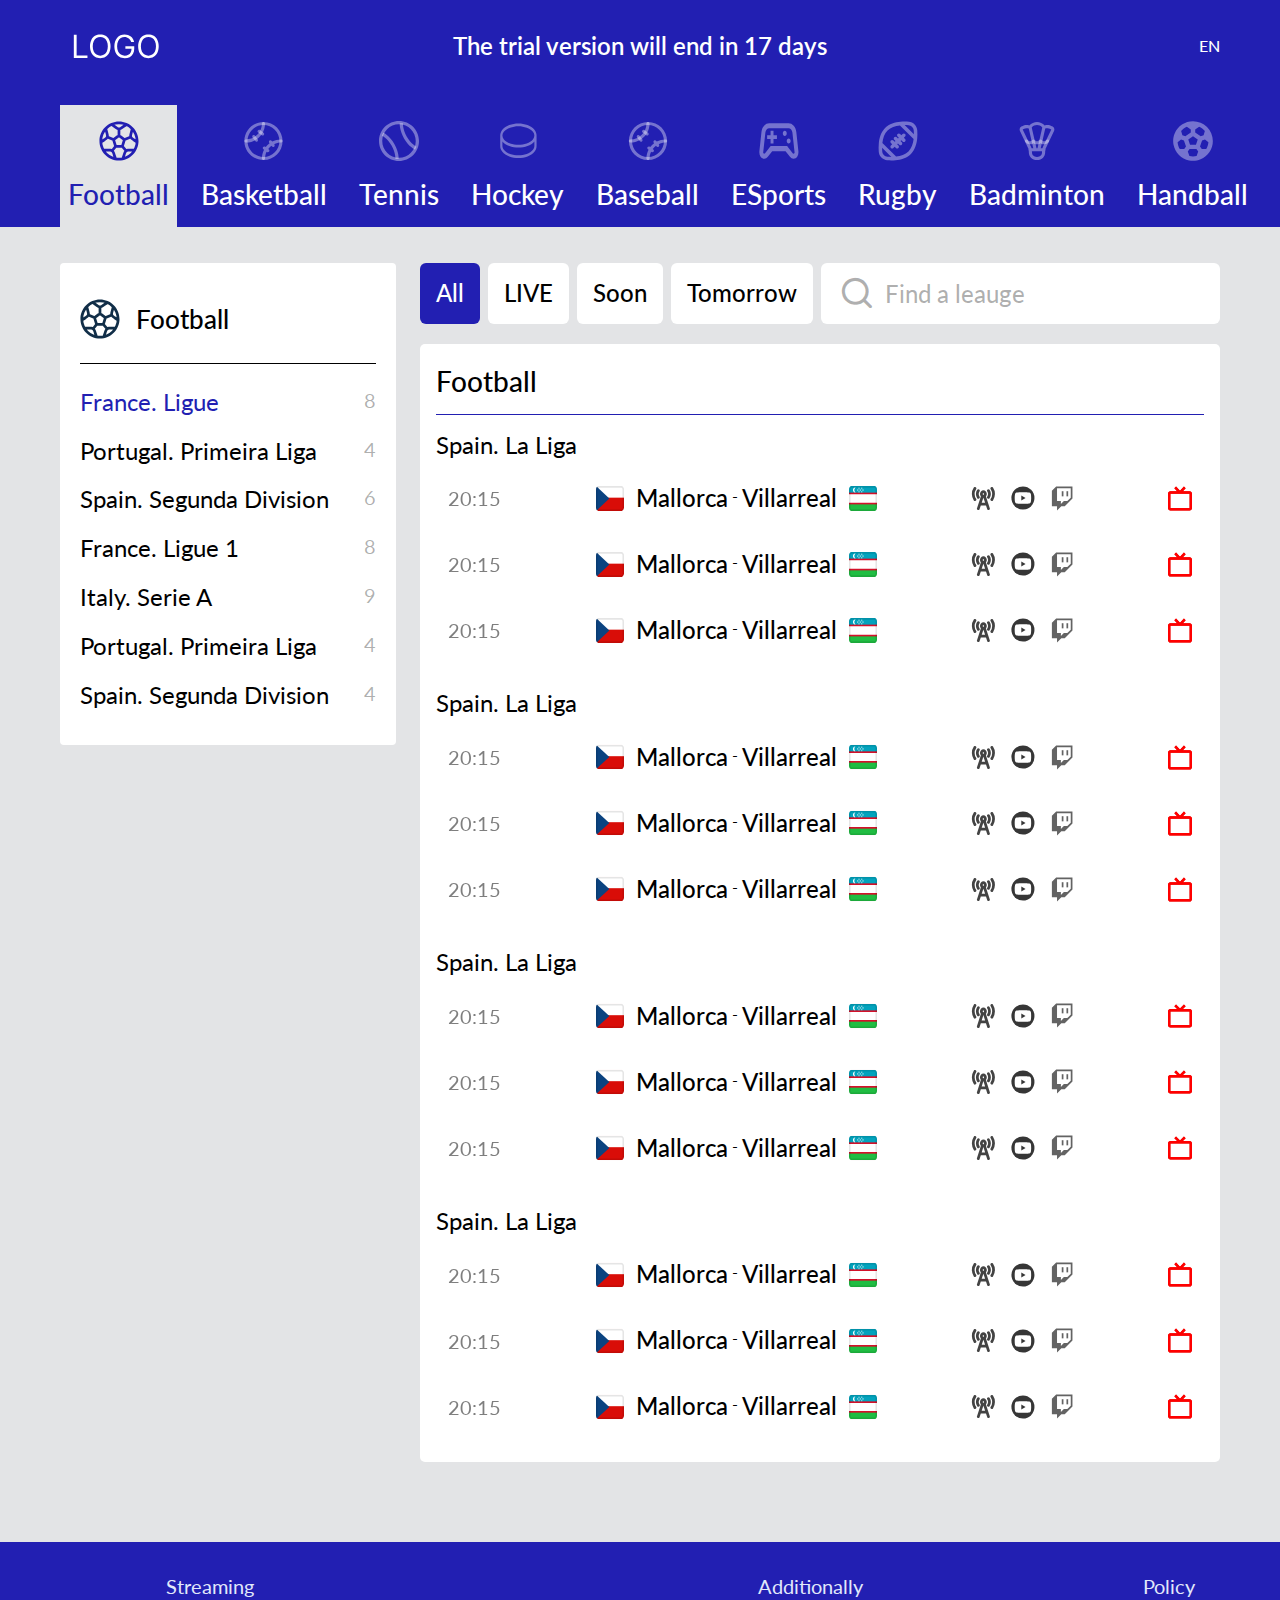
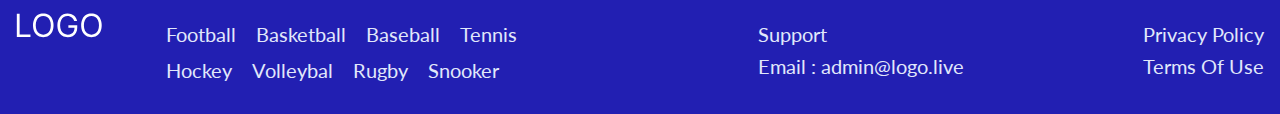
<file: page-2.html>
<!DOCTYPE html>
<html lang="en">
	<head>
		<meta charset="UTF-8" />
		<meta name="viewport" content="width=device-width, initial-scale=1.0" />
		<title>Streams</title>
		<link rel="stylesheet" href="css/output.css" />
		<link rel="stylesheet" href="css/icons.css" />
	</head>
	<body class="text-textPrimary min-w-[24.375rem] bg-bgPrimary">
		<div class="flex flex-col min-h-screen overflow-x-hidden">
			<header class="header bg-bgDark text-white py-3 lg:py-[2rem] relative z-20">
				<div class="header__container max-w-[74.5rem] px-4 mx-auto grid grid-cols-[4rem_1fr_4rem] gap-6 items-center lg:grid-cols-[7rem_1fr_7rem]">
					<div class="header__logo-wrapper flex justify-center items-center">
						<a href="index.html" class="header__logo logo">
							<img src="img/logo.svg" alt="" class="max-w-[62px] lg:max-w-[90px]" />
						</a>
					</div>
					<div class="header__text text-center font-semibold flex gap-4 justify-center lg:text-base">The trial version will end in 17 days</div>
					<div class="header__actives flex gap-5 items-center justify-end">
						<div class="header__languages relative">
							<button class="header__current-language font-medium transition-transform hover:scale-110">EN</button>
							<!-- add class 'flex' for show -->
							<div class="header__list-languages absolute top-[50%] right-0 gap-3 bg-[#ffffff40] p-2 rounded-lg translate-y-[-50%] hidden">
								<a href="#" class="header__list-languages-item transition-all hover:text-accent">EN</a>
								<a href="#" class="header__list-languages-item transition-all hover:text-accent">RU</a>
							</div>
						</div>
					</div>
				</div>
			</header>
			<nav class="toolbar overflow-x-auto bg-bgDark text-white pt-3">
				<ul class="toolbar__container max-w-[74.5rem] px-4 mx-auto flex gap-1 lg:gap-4">
					<li class="toolbar__item _active">
						<a href="#" class="toolbar__link px-1 py-2 flex flex-col gap-2 text-center items-center transition-all lg:px-2 lg:py-4 lg:gap-4">
							<svg class="toolbar__icon transition-all fill-[#ffffff60] w-6 h-6 lg:w-10 lg:h-10">
								<use xlink:href="img/sprite.svg#football"></use>
							</svg>
							<div class="toolbar__label font-medium lg:text-xl">Football</div>
						</a>
					</li>
					<li class="toolbar__item">
						<a href="#" class="toolbar__link px-1 py-2 flex flex-col gap-2 text-center items-center transition-all lg:px-2 lg:py-4 lg:gap-4">
							<svg class="toolbar__icon transition-all fill-[#ffffff60] w-6 h-6 lg:w-10 lg:h-10">
								<use xlink:href="img/sprite.svg#basketball"></use>
							</svg>
							<div class="toolbar__label font-medium lg:text-xl">Basketball</div>
						</a>
					</li>
					<li class="toolbar__item">
						<a href="#" class="toolbar__link px-1 py-2 flex flex-col gap-2 text-center items-center transition-all lg:px-2 lg:py-4 lg:gap-4">
							<svg class="toolbar__icon transition-all fill-[#ffffff60] w-6 h-6 lg:w-10 lg:h-10">
								<use xlink:href="img/sprite.svg#tennis"></use>
							</svg>
							<div class="toolbar__label font-medium lg:text-xl">Tennis</div>
						</a>
					</li>
					<li class="toolbar__item">
						<a href="#" class="toolbar__link px-1 py-2 flex flex-col gap-2 text-center items-center transition-all lg:px-2 lg:py-4 lg:gap-4">
							<svg class="toolbar__icon transition-all fill-[#ffffff60] w-6 h-6 lg:w-10 lg:h-10">
								<use xlink:href="img/sprite.svg#hockey"></use>
							</svg>
							<div class="toolbar__label font-medium lg:text-xl">Hockey</div>
						</a>
					</li>
					<li class="toolbar__item">
						<a href="#" class="toolbar__link px-1 py-2 flex flex-col gap-2 text-center items-center transition-all lg:px-2 lg:py-4 lg:gap-4">
							<svg class="toolbar__icon transition-all fill-[#ffffff60] w-6 h-6 lg:w-10 lg:h-10">
								<use xlink:href="img/sprite.svg#baseball"></use>
							</svg>
							<div class="toolbar__label font-medium lg:text-xl">Baseball</div>
						</a>
					</li>
					<li class="toolbar__item">
						<a href="#" class="toolbar__link px-1 py-2 flex flex-col gap-2 text-center items-center transition-all lg:px-2 lg:py-4 lg:gap-4">
							<svg class="toolbar__icon transition-all fill-[#ffffff60] w-6 h-6 lg:w-10 lg:h-10">
								<use xlink:href="img/sprite.svg#esports"></use>
							</svg>
							<div class="toolbar__label font-medium lg:text-xl">ESports</div>
						</a>
					</li>
					<li class="toolbar__item">
						<a href="#" class="toolbar__link px-1 py-2 flex flex-col gap-2 text-center items-center transition-all lg:px-2 lg:py-4 lg:gap-4">
							<svg class="toolbar__icon transition-all fill-[#ffffff60] w-6 h-6 lg:w-10 lg:h-10">
								<use xlink:href="img/sprite.svg#rugby"></use>
							</svg>
							<div class="toolbar__label font-medium lg:text-xl">Rugby</div>
						</a>
					</li>
					<li class="toolbar__item">
						<a href="#" class="toolbar__link px-1 py-2 flex flex-col gap-2 text-center items-center transition-all lg:px-2 lg:py-4 lg:gap-4">
							<svg class="toolbar__icon transition-all fill-[#ffffff60] w-6 h-6 lg:w-10 lg:h-10">
								<use xlink:href="img/sprite.svg#badminton"></use>
							</svg>
							<div class="toolbar__label font-medium lg:text-xl">Badminton</div>
						</a>
					</li>
					<li class="toolbar__item">
						<a href="#" class="toolbar__link px-1 py-2 flex flex-col gap-2 text-center items-center transition-all lg:px-2 lg:py-4 lg:gap-4">
							<svg class="toolbar__icon transition-all fill-[#ffffff60] w-6 h-6 lg:w-10 lg:h-10">
								<use xlink:href="img/sprite.svg#handball"></use>
							</svg>
							<div class="toolbar__label font-medium lg:text-xl">Handball</div>
						</a>
					</li>
				</ul>
			</nav>
			<main class="page pt-4 pb-9 lg:pt-9 lg:pb-20">
				<div class="container max-w-[74.5rem] px-4 mx-auto lg:flex gap-6 items-start">
					<aside class="sidebar hidden lg:block basis-[21rem] rounded-[4px] bg-bgWhite py-9 px-5">
						<div class="siidebar__heading pb-6 border-b border-b-black mb-5 lg:mb-6">
							<h2 class="siidebar__title flex gap-4 items-center font-medium text-lg">
								<svg class="sidebar__title-icon fill-[#112E48] w-6 h-6 lg:w-10 lg:h-10">
									<use xlink:href="img/sprite.svg#football"></use>
								</svg>
								<span>Football</span>
							</h2>
						</div>
						<ul class="sidebar__leagues flex flex-col gap-5">
							<li class="sidebar__league">
								<a href="#" class="sidebar__league-link text-base flex gap-3 hover:text-accent _active"
									>France. Ligue<span class="grow text-right text-sm text-[#00000050]">8</span>
								</a>
							</li>
							<li class="sidebar__league">
								<a href="#" class="sidebar__league-link text-base flex gap-3 hover:text-accent"
									>Portugal. Primeira Liga<span class="grow text-right text-sm text-[#00000050]">4</span>
								</a>
							</li>
							<li class="sidebar__league">
								<a href="#" class="sidebar__league-link text-base flex gap-3 hover:text-accent"
									>Spain. Segunda Division<span class="grow text-right text-sm text-[#00000050]">6</span>
								</a>
							</li>
							<li class="sidebar__league">
								<a href="#" class="sidebar__league-link text-base flex gap-3 hover:text-accent">France. Ligue 1<span class="grow text-right text-sm text-[#00000050]">8</span> </a>
							</li>
							<li class="sidebar__league">
								<a href="#" class="sidebar__league-link text-base flex gap-3 hover:text-accent">Italy. Serie A<span class="grow text-right text-sm text-[#00000050]">9</span> </a>
							</li>
							<li class="sidebar__league">
								<a href="#" class="sidebar__league-link text-base flex gap-3 hover:text-accent"
									>Portugal. Primeira Liga<span class="grow text-right text-sm text-[#00000050]">4</span>
								</a>
							</li>
							<li class="sidebar__league">
								<a href="#" class="sidebar__league-link text-base flex gap-3 hover:text-accent"
									>Spain. Segunda Division<span class="grow text-right text-sm text-[#00000050]">4</span>
								</a>
							</li>
						</ul>
					</aside>
					<div class="lg:flex-grow">
						<div class="active-bar flex gap-2 mb-5">
							<div class="tabs flex gap-2">
								<a href="#" class="tabs__item button _active">All</a>
								<a href="#" class="tabs__item button">LIVE</a>
								<a href="#" class="tabs__item button">Soon</a>
								<div class="hidden lg:inline-block">
									<a href="#" class="tabs__item button">Tomorrow</a>
								</div>
							</div>
							<form action="#" class="search-form relative flex-grow">
								<input
									type="search"
									placeholder="Find a leauge"
									class="search-form__input h-full pl-8 pr-5 rounded-md font-medium placeholder:text-[#00000050] w-full lg:text-base lg:pl-16 outline-none" />
								<span class="_icon-search text-[#00000050] inline-block absolute left-2 top-1/2 -translate-y-1/2 pointer-events-none transition-colors lg:text-3xl lg:left-5"></span>
							</form>
						</div>
						<div class="content pt-5 pr-4 pl-4 pb-7 bg-bgWhite rounded-[5px]">
							<div class="pb-4 border-b border-b-accent mb-4">
								<h2 class="content__title font-medium text-[18px] lg:text-xl">Football</h2>
							</div>
							<div class="liga liga--without-border">
								<h3 class="liga__title mb-3 lg:text-base">Spain. La Liga</h3>
								<ul class="liga__list flex flex-col gap-2 lg:gap-3">
									<li class="liga__item game flex items-center gap-5 py-2 px-3 rounded-[5px] transition-all hover:bg-[#F4F4FB] justify-between lg:px-3 lg:py-3">
										<span class="game__time opacity-50 lg:text-[20px]">20:15</span>
										<div>
											<a href="#" class="game__partners transition-colors hover:text-accent lg:flex lg:gap-1">
												<div class="game__partner flex gap-3 items-center font-medium lg:text-base">
													<img src="img/flags/CZ.svg" alt="" class="w-4 lg:w-7" />
													<span>Mallorca</span>
												</div>
												<span class="hidden lg:inline-block">-</span>
												<div class="game__partner flex gap-3 items-center font-medium lg:text-base lg:flex-row-reverse">
													<img src="img/flags/UZ.svg" alt="" class="w-4 lg:w-7" />
													<span>Villarreal</span>
												</div>
											</a>
										</div>
										<div class="liga__platforms flex gap-2 items-center lg:gap-4">
											<a href="#" class="liga__platform">
												<img src="img/platforms/loc.svg" alt="" class="max-w-4 _grey-filter lg:max-w-6" />
											</a>
											<a href="#" class="liga__platform">
												<img src="img/platforms/youtube.svg" alt="" class="max-w-4 _grey-filter lg:max-w-6" />
											</a>
											<a href="#" class="liga__platform">
												<img src="img/platforms/twitch.svg" alt="" class="max-w-4 _grey-filter lg:max-w-6" />
											</a>
										</div>
										<a href="#" class="liga__play-btn transition-all hover:scale-110">
											<img src="img/platforms/tele.svg" alt="" class="max-w-4 lg:max-w-6" />
										</a>
									</li>
									<li class="liga__item game flex items-center gap-5 py-2 px-3 rounded-[5px] transition-all hover:bg-[#F4F4FB] justify-between lg:px-3 lg:py-3">
										<span class="game__time opacity-50 lg:text-[20px]">20:15</span>
										<div>
											<a href="#" class="game__partners transition-colors hover:text-accent lg:flex lg:gap-1">
												<div class="game__partner flex gap-3 items-center font-medium lg:text-base">
													<img src="img/flags/CZ.svg" alt="" class="w-4 lg:w-7" />
													<span>Mallorca</span>
												</div>
												<span class="hidden lg:inline-block">-</span>
												<div class="game__partner flex gap-3 items-center font-medium lg:text-base lg:flex-row-reverse">
													<img src="img/flags/UZ.svg" alt="" class="w-4 lg:w-7" />
													<span>Villarreal</span>
												</div>
											</a>
										</div>
										<div class="liga__platforms flex gap-2 items-center lg:gap-4">
											<a href="#" class="liga__platform">
												<img src="img/platforms/loc.svg" alt="" class="max-w-4 _grey-filter lg:max-w-6" />
											</a>
											<a href="#" class="liga__platform">
												<img src="img/platforms/youtube.svg" alt="" class="max-w-4 _grey-filter lg:max-w-6" />
											</a>
											<a href="#" class="liga__platform">
												<img src="img/platforms/twitch.svg" alt="" class="max-w-4 _grey-filter lg:max-w-6" />
											</a>
										</div>
										<a href="#" class="liga__play-btn transition-all hover:scale-110">
											<img src="img/platforms/tele.svg" alt="" class="max-w-4 lg:max-w-6" />
										</a>
									</li>
									<li class="liga__item game flex items-center gap-5 py-2 px-3 rounded-[5px] transition-all hover:bg-[#F4F4FB] justify-between lg:px-3 lg:py-3">
										<span class="game__time opacity-50 lg:text-[20px]">20:15</span>
										<div>
											<a href="#" class="game__partners transition-colors hover:text-accent lg:flex lg:gap-1">
												<div class="game__partner flex gap-3 items-center font-medium lg:text-base">
													<img src="img/flags/CZ.svg" alt="" class="w-4 lg:w-7" />
													<span>Mallorca</span>
												</div>
												<span class="hidden lg:inline-block">-</span>
												<div class="game__partner flex gap-3 items-center font-medium lg:text-base lg:flex-row-reverse">
													<img src="img/flags/UZ.svg" alt="" class="w-4 lg:w-7" />
													<span>Villarreal</span>
												</div>
											</a>
										</div>
										<div class="liga__platforms flex gap-2 items-center lg:gap-4">
											<a href="#" class="liga__platform">
												<img src="img/platforms/loc.svg" alt="" class="max-w-4 _grey-filter lg:max-w-6" />
											</a>
											<a href="#" class="liga__platform">
												<img src="img/platforms/youtube.svg" alt="" class="max-w-4 _grey-filter lg:max-w-6" />
											</a>
											<a href="#" class="liga__platform">
												<img src="img/platforms/twitch.svg" alt="" class="max-w-4 _grey-filter lg:max-w-6" />
											</a>
										</div>
										<a href="#" class="liga__play-btn transition-all hover:scale-110">
											<img src="img/platforms/tele.svg" alt="" class="max-w-4 lg:max-w-6" />
										</a>
									</li>
								</ul>
							</div>
							<div class="liga liga--without-border">
								<h3 class="liga__title mb-3 lg:text-base">Spain. La Liga</h3>
								<ul class="liga__list flex flex-col gap-2 lg:gap-3">
									<li class="liga__item game flex items-center gap-5 py-2 px-3 rounded-[5px] transition-all hover:bg-[#F4F4FB] justify-between lg:px-3 lg:py-3">
										<span class="game__time opacity-50 lg:text-[20px]">20:15</span>
										<div>
											<a href="#" class="game__partners transition-colors hover:text-accent lg:flex lg:gap-1">
												<div class="game__partner flex gap-3 items-center font-medium lg:text-base">
													<img src="img/flags/CZ.svg" alt="" class="w-4 lg:w-7" />
													<span>Mallorca</span>
												</div>
												<span class="hidden lg:inline-block">-</span>
												<div class="game__partner flex gap-3 items-center font-medium lg:text-base lg:flex-row-reverse">
													<img src="img/flags/UZ.svg" alt="" class="w-4 lg:w-7" />
													<span>Villarreal</span>
												</div>
											</a>
										</div>
										<div class="liga__platforms flex gap-2 items-center lg:gap-4">
											<a href="#" class="liga__platform">
												<img src="img/platforms/loc.svg" alt="" class="max-w-4 _grey-filter lg:max-w-6" />
											</a>
											<a href="#" class="liga__platform">
												<img src="img/platforms/youtube.svg" alt="" class="max-w-4 _grey-filter lg:max-w-6" />
											</a>
											<a href="#" class="liga__platform">
												<img src="img/platforms/twitch.svg" alt="" class="max-w-4 _grey-filter lg:max-w-6" />
											</a>
										</div>
										<a href="#" class="liga__play-btn transition-all hover:scale-110">
											<img src="img/platforms/tele.svg" alt="" class="max-w-4 lg:max-w-6" />
										</a>
									</li>
									<li class="liga__item game flex items-center gap-5 py-2 px-3 rounded-[5px] transition-all hover:bg-[#F4F4FB] justify-between lg:px-3 lg:py-3">
										<span class="game__time opacity-50 lg:text-[20px]">20:15</span>
										<div>
											<a href="#" class="game__partners transition-colors hover:text-accent lg:flex lg:gap-1">
												<div class="game__partner flex gap-3 items-center font-medium lg:text-base">
													<img src="img/flags/CZ.svg" alt="" class="w-4 lg:w-7" />
													<span>Mallorca</span>
												</div>
												<span class="hidden lg:inline-block">-</span>
												<div class="game__partner flex gap-3 items-center font-medium lg:text-base lg:flex-row-reverse">
													<img src="img/flags/UZ.svg" alt="" class="w-4 lg:w-7" />
													<span>Villarreal</span>
												</div>
											</a>
										</div>
										<div class="liga__platforms flex gap-2 items-center lg:gap-4">
											<a href="#" class="liga__platform">
												<img src="img/platforms/loc.svg" alt="" class="max-w-4 _grey-filter lg:max-w-6" />
											</a>
											<a href="#" class="liga__platform">
												<img src="img/platforms/youtube.svg" alt="" class="max-w-4 _grey-filter lg:max-w-6" />
											</a>
											<a href="#" class="liga__platform">
												<img src="img/platforms/twitch.svg" alt="" class="max-w-4 _grey-filter lg:max-w-6" />
											</a>
										</div>
										<a href="#" class="liga__play-btn transition-all hover:scale-110">
											<img src="img/platforms/tele.svg" alt="" class="max-w-4 lg:max-w-6" />
										</a>
									</li>
									<li class="liga__item game flex items-center gap-5 py-2 px-3 rounded-[5px] transition-all hover:bg-[#F4F4FB] justify-between lg:px-3 lg:py-3">
										<span class="game__time opacity-50 lg:text-[20px]">20:15</span>
										<div>
											<a href="#" class="game__partners transition-colors hover:text-accent lg:flex lg:gap-1">
												<div class="game__partner flex gap-3 items-center font-medium lg:text-base">
													<img src="img/flags/CZ.svg" alt="" class="w-4 lg:w-7" />
													<span>Mallorca</span>
												</div>
												<span class="hidden lg:inline-block">-</span>
												<div class="game__partner flex gap-3 items-center font-medium lg:text-base lg:flex-row-reverse">
													<img src="img/flags/UZ.svg" alt="" class="w-4 lg:w-7" />
													<span>Villarreal</span>
												</div>
											</a>
										</div>
										<div class="liga__platforms flex gap-2 items-center lg:gap-4">
											<a href="#" class="liga__platform">
												<img src="img/platforms/loc.svg" alt="" class="max-w-4 _grey-filter lg:max-w-6" />
											</a>
											<a href="#" class="liga__platform">
												<img src="img/platforms/youtube.svg" alt="" class="max-w-4 _grey-filter lg:max-w-6" />
											</a>
											<a href="#" class="liga__platform">
												<img src="img/platforms/twitch.svg" alt="" class="max-w-4 _grey-filter lg:max-w-6" />
											</a>
										</div>
										<a href="#" class="liga__play-btn transition-all hover:scale-110">
											<img src="img/platforms/tele.svg" alt="" class="max-w-4 lg:max-w-6" />
										</a>
									</li>
								</ul>
							</div>
							<div class="liga liga--without-border">
								<h3 class="liga__title mb-3 lg:text-base">Spain. La Liga</h3>
								<ul class="liga__list flex flex-col gap-2 lg:gap-3">
									<li class="liga__item game flex items-center gap-5 py-2 px-3 rounded-[5px] transition-all hover:bg-[#F4F4FB] justify-between lg:px-3 lg:py-3">
										<span class="game__time opacity-50 lg:text-[20px]">20:15</span>
										<div>
											<a href="#" class="game__partners transition-colors hover:text-accent lg:flex lg:gap-1">
												<div class="game__partner flex gap-3 items-center font-medium lg:text-base">
													<img src="img/flags/CZ.svg" alt="" class="w-4 lg:w-7" />
													<span>Mallorca</span>
												</div>
												<span class="hidden lg:inline-block">-</span>
												<div class="game__partner flex gap-3 items-center font-medium lg:text-base lg:flex-row-reverse">
													<img src="img/flags/UZ.svg" alt="" class="w-4 lg:w-7" />
													<span>Villarreal</span>
												</div>
											</a>
										</div>
										<div class="liga__platforms flex gap-2 items-center lg:gap-4">
											<a href="#" class="liga__platform">
												<img src="img/platforms/loc.svg" alt="" class="max-w-4 _grey-filter lg:max-w-6" />
											</a>
											<a href="#" class="liga__platform">
												<img src="img/platforms/youtube.svg" alt="" class="max-w-4 _grey-filter lg:max-w-6" />
											</a>
											<a href="#" class="liga__platform">
												<img src="img/platforms/twitch.svg" alt="" class="max-w-4 _grey-filter lg:max-w-6" />
											</a>
										</div>
										<a href="#" class="liga__play-btn transition-all hover:scale-110">
											<img src="img/platforms/tele.svg" alt="" class="max-w-4 lg:max-w-6" />
										</a>
									</li>
									<li class="liga__item game flex items-center gap-5 py-2 px-3 rounded-[5px] transition-all hover:bg-[#F4F4FB] justify-between lg:px-3 lg:py-3">
										<span class="game__time opacity-50 lg:text-[20px]">20:15</span>
										<div>
											<a href="#" class="game__partners transition-colors hover:text-accent lg:flex lg:gap-1">
												<div class="game__partner flex gap-3 items-center font-medium lg:text-base">
													<img src="img/flags/CZ.svg" alt="" class="w-4 lg:w-7" />
													<span>Mallorca</span>
												</div>
												<span class="hidden lg:inline-block">-</span>
												<div class="game__partner flex gap-3 items-center font-medium lg:text-base lg:flex-row-reverse">
													<img src="img/flags/UZ.svg" alt="" class="w-4 lg:w-7" />
													<span>Villarreal</span>
												</div>
											</a>
										</div>
										<div class="liga__platforms flex gap-2 items-center lg:gap-4">
											<a href="#" class="liga__platform">
												<img src="img/platforms/loc.svg" alt="" class="max-w-4 _grey-filter lg:max-w-6" />
											</a>
											<a href="#" class="liga__platform">
												<img src="img/platforms/youtube.svg" alt="" class="max-w-4 _grey-filter lg:max-w-6" />
											</a>
											<a href="#" class="liga__platform">
												<img src="img/platforms/twitch.svg" alt="" class="max-w-4 _grey-filter lg:max-w-6" />
											</a>
										</div>
										<a href="#" class="liga__play-btn transition-all hover:scale-110">
											<img src="img/platforms/tele.svg" alt="" class="max-w-4 lg:max-w-6" />
										</a>
									</li>
									<li class="liga__item game flex items-center gap-5 py-2 px-3 rounded-[5px] transition-all hover:bg-[#F4F4FB] justify-between lg:px-3 lg:py-3">
										<span class="game__time opacity-50 lg:text-[20px]">20:15</span>
										<div>
											<a href="#" class="game__partners transition-colors hover:text-accent lg:flex lg:gap-1">
												<div class="game__partner flex gap-3 items-center font-medium lg:text-base">
													<img src="img/flags/CZ.svg" alt="" class="w-4 lg:w-7" />
													<span>Mallorca</span>
												</div>
												<span class="hidden lg:inline-block">-</span>
												<div class="game__partner flex gap-3 items-center font-medium lg:text-base lg:flex-row-reverse">
													<img src="img/flags/UZ.svg" alt="" class="w-4 lg:w-7" />
													<span>Villarreal</span>
												</div>
											</a>
										</div>
										<div class="liga__platforms flex gap-2 items-center lg:gap-4">
											<a href="#" class="liga__platform">
												<img src="img/platforms/loc.svg" alt="" class="max-w-4 _grey-filter lg:max-w-6" />
											</a>
											<a href="#" class="liga__platform">
												<img src="img/platforms/youtube.svg" alt="" class="max-w-4 _grey-filter lg:max-w-6" />
											</a>
											<a href="#" class="liga__platform">
												<img src="img/platforms/twitch.svg" alt="" class="max-w-4 _grey-filter lg:max-w-6" />
											</a>
										</div>
										<a href="#" class="liga__play-btn transition-all hover:scale-110">
											<img src="img/platforms/tele.svg" alt="" class="max-w-4 lg:max-w-6" />
										</a>
									</li>
								</ul>
							</div>
							<div class="liga liga--without-border">
								<h3 class="liga__title mb-3 lg:text-base">Spain. La Liga</h3>
								<ul class="liga__list flex flex-col gap-2 lg:gap-3">
									<li class="liga__item game flex items-center gap-5 py-2 px-3 rounded-[5px] transition-all hover:bg-[#F4F4FB] justify-between lg:px-3 lg:py-3">
										<span class="game__time opacity-50 lg:text-[20px]">20:15</span>
										<div>
											<a href="#" class="game__partners transition-colors hover:text-accent lg:flex lg:gap-1">
												<div class="game__partner flex gap-3 items-center font-medium lg:text-base">
													<img src="img/flags/CZ.svg" alt="" class="w-4 lg:w-7" />
													<span>Mallorca</span>
												</div>
												<span class="hidden lg:inline-block">-</span>
												<div class="game__partner flex gap-3 items-center font-medium lg:text-base lg:flex-row-reverse">
													<img src="img/flags/UZ.svg" alt="" class="w-4 lg:w-7" />
													<span>Villarreal</span>
												</div>
											</a>
										</div>
										<div class="liga__platforms flex gap-2 items-center lg:gap-4">
											<a href="#" class="liga__platform">
												<img src="img/platforms/loc.svg" alt="" class="max-w-4 _grey-filter lg:max-w-6" />
											</a>
											<a href="#" class="liga__platform">
												<img src="img/platforms/youtube.svg" alt="" class="max-w-4 _grey-filter lg:max-w-6" />
											</a>
											<a href="#" class="liga__platform">
												<img src="img/platforms/twitch.svg" alt="" class="max-w-4 _grey-filter lg:max-w-6" />
											</a>
										</div>
										<a href="#" class="liga__play-btn transition-all hover:scale-110">
											<img src="img/platforms/tele.svg" alt="" class="max-w-4 lg:max-w-6" />
										</a>
									</li>
									<li class="liga__item game flex items-center gap-5 py-2 px-3 rounded-[5px] transition-all hover:bg-[#F4F4FB] justify-between lg:px-3 lg:py-3">
										<span class="game__time opacity-50 lg:text-[20px]">20:15</span>
										<div>
											<a href="#" class="game__partners transition-colors hover:text-accent lg:flex lg:gap-1">
												<div class="game__partner flex gap-3 items-center font-medium lg:text-base">
													<img src="img/flags/CZ.svg" alt="" class="w-4 lg:w-7" />
													<span>Mallorca</span>
												</div>
												<span class="hidden lg:inline-block">-</span>
												<div class="game__partner flex gap-3 items-center font-medium lg:text-base lg:flex-row-reverse">
													<img src="img/flags/UZ.svg" alt="" class="w-4 lg:w-7" />
													<span>Villarreal</span>
												</div>
											</a>
										</div>
										<div class="liga__platforms flex gap-2 items-center lg:gap-4">
											<a href="#" class="liga__platform">
												<img src="img/platforms/loc.svg" alt="" class="max-w-4 _grey-filter lg:max-w-6" />
											</a>
											<a href="#" class="liga__platform">
												<img src="img/platforms/youtube.svg" alt="" class="max-w-4 _grey-filter lg:max-w-6" />
											</a>
											<a href="#" class="liga__platform">
												<img src="img/platforms/twitch.svg" alt="" class="max-w-4 _grey-filter lg:max-w-6" />
											</a>
										</div>
										<a href="#" class="liga__play-btn transition-all hover:scale-110">
											<img src="img/platforms/tele.svg" alt="" class="max-w-4 lg:max-w-6" />
										</a>
									</li>
									<li class="liga__item game flex items-center gap-5 py-2 px-3 rounded-[5px] transition-all hover:bg-[#F4F4FB] justify-between lg:px-3 lg:py-3">
										<span class="game__time opacity-50 lg:text-[20px]">20:15</span>
										<div>
											<a href="#" class="game__partners transition-colors hover:text-accent lg:flex lg:gap-1">
												<div class="game__partner flex gap-3 items-center font-medium lg:text-base">
													<img src="img/flags/CZ.svg" alt="" class="w-4 lg:w-7" />
													<span>Mallorca</span>
												</div>
												<span class="hidden lg:inline-block">-</span>
												<div class="game__partner flex gap-3 items-center font-medium lg:text-base lg:flex-row-reverse">
													<img src="img/flags/UZ.svg" alt="" class="w-4 lg:w-7" />
													<span>Villarreal</span>
												</div>
											</a>
										</div>
										<div class="liga__platforms flex gap-2 items-center lg:gap-4">
											<a href="#" class="liga__platform">
												<img src="img/platforms/loc.svg" alt="" class="max-w-4 _grey-filter lg:max-w-6" />
											</a>
											<a href="#" class="liga__platform">
												<img src="img/platforms/youtube.svg" alt="" class="max-w-4 _grey-filter lg:max-w-6" />
											</a>
											<a href="#" class="liga__platform">
												<img src="img/platforms/twitch.svg" alt="" class="max-w-4 _grey-filter lg:max-w-6" />
											</a>
										</div>
										<a href="#" class="liga__play-btn transition-all hover:scale-110">
											<img src="img/platforms/tele.svg" alt="" class="max-w-4 lg:max-w-6" />
										</a>
									</li>
								</ul>
							</div>
						</div>
					</div>
				</div>
			</main>
			<footer class="footer bg-bgDark text-textLight py-[2rem] lg:text-sm">
				<div class="footer__container max-w-[86.25rem] px-4 mx-auto flex flex-col gap-5 lg:flex-row lg:gap-16">
					<div class="footer__logo-wrapper lg:self-center lg:order-1">
						<a href="index.html" class="footer__logo logo">
							<img src="img/logo.svg" alt="" class="max-w-[90px]" />
						</a>
					</div>
					<nav class="footer__part max-w-[25.75rem] lg:order-2">
						<h3 class="footer__label mb-6 text-sm">Streaming</h3>
						<ul class="footer__list flex gap-x-5 gap-y-3 flex-wrap">
							<li class="footer__list-item">
								<a href="#" class="footer__link hover:underline">Football</a>
							</li>
							<li class="footer__list-item">
								<a href="#" class="footer__link hover:underline">Basketball</a>
							</li>
							<li class="footer__list-item">
								<a href="#" class="footer__link hover:underline">Baseball</a>
							</li>
							<li class="footer__list-item">
								<a href="#" class="footer__link hover:underline">Tennis</a>
							</li>
							<li class="footer__list-item">
								<a href="#" class="footer__link hover:underline">Hockey</a>
							</li>
							<li class="footer__list-item">
								<a href="#" class="footer__link hover:underline">Volleybal</a>
							</li>
							<li class="footer__list-item">
								<a href="#" class="footer__link hover:underline">Rugby</a>
							</li>
							<li class="footer__list-item">
								<a href="#" class="footer__link hover:underline">Snooker</a>
							</li>
						</ul>
					</nav>
					<div class="footer__part lg:ml-auto lg:order-4">
						<h3 class="footer__label mb-6 text-sm">Policy</h3>
						<ul class="footer__list">
							<li class="footer__list-item">
								<div class="mb-2">
									<a href="mailto:admin@logo.live" class="footer__link hover:underline">Privacy Policy</a>
								</div>
								<div>
									<a href="mailto:admin@logo.live" class="footer__link hover:underline">Terms Of Use</a>
								</div>
							</li>
						</ul>
					</div>
					<div class="footer__part lg:ml-auto lg:order-3">
						<h3 class="footer__label mb-6 text-sm">Additionally</h3>
						<ul class="footer__list">
							<li class="footer__list-item">
								<div class="footer__list-label mb-2">Support</div>
								<div>
									Email :
									<a href="mailto:admin@logo.live" class="footer__link hover:underline">admin@logo.live</a>
								</div>
							</li>
						</ul>
					</div>
				</div>
			</footer>
		</div>
		<script src="js/script.js"></script>
	</body>
</html>
</file>
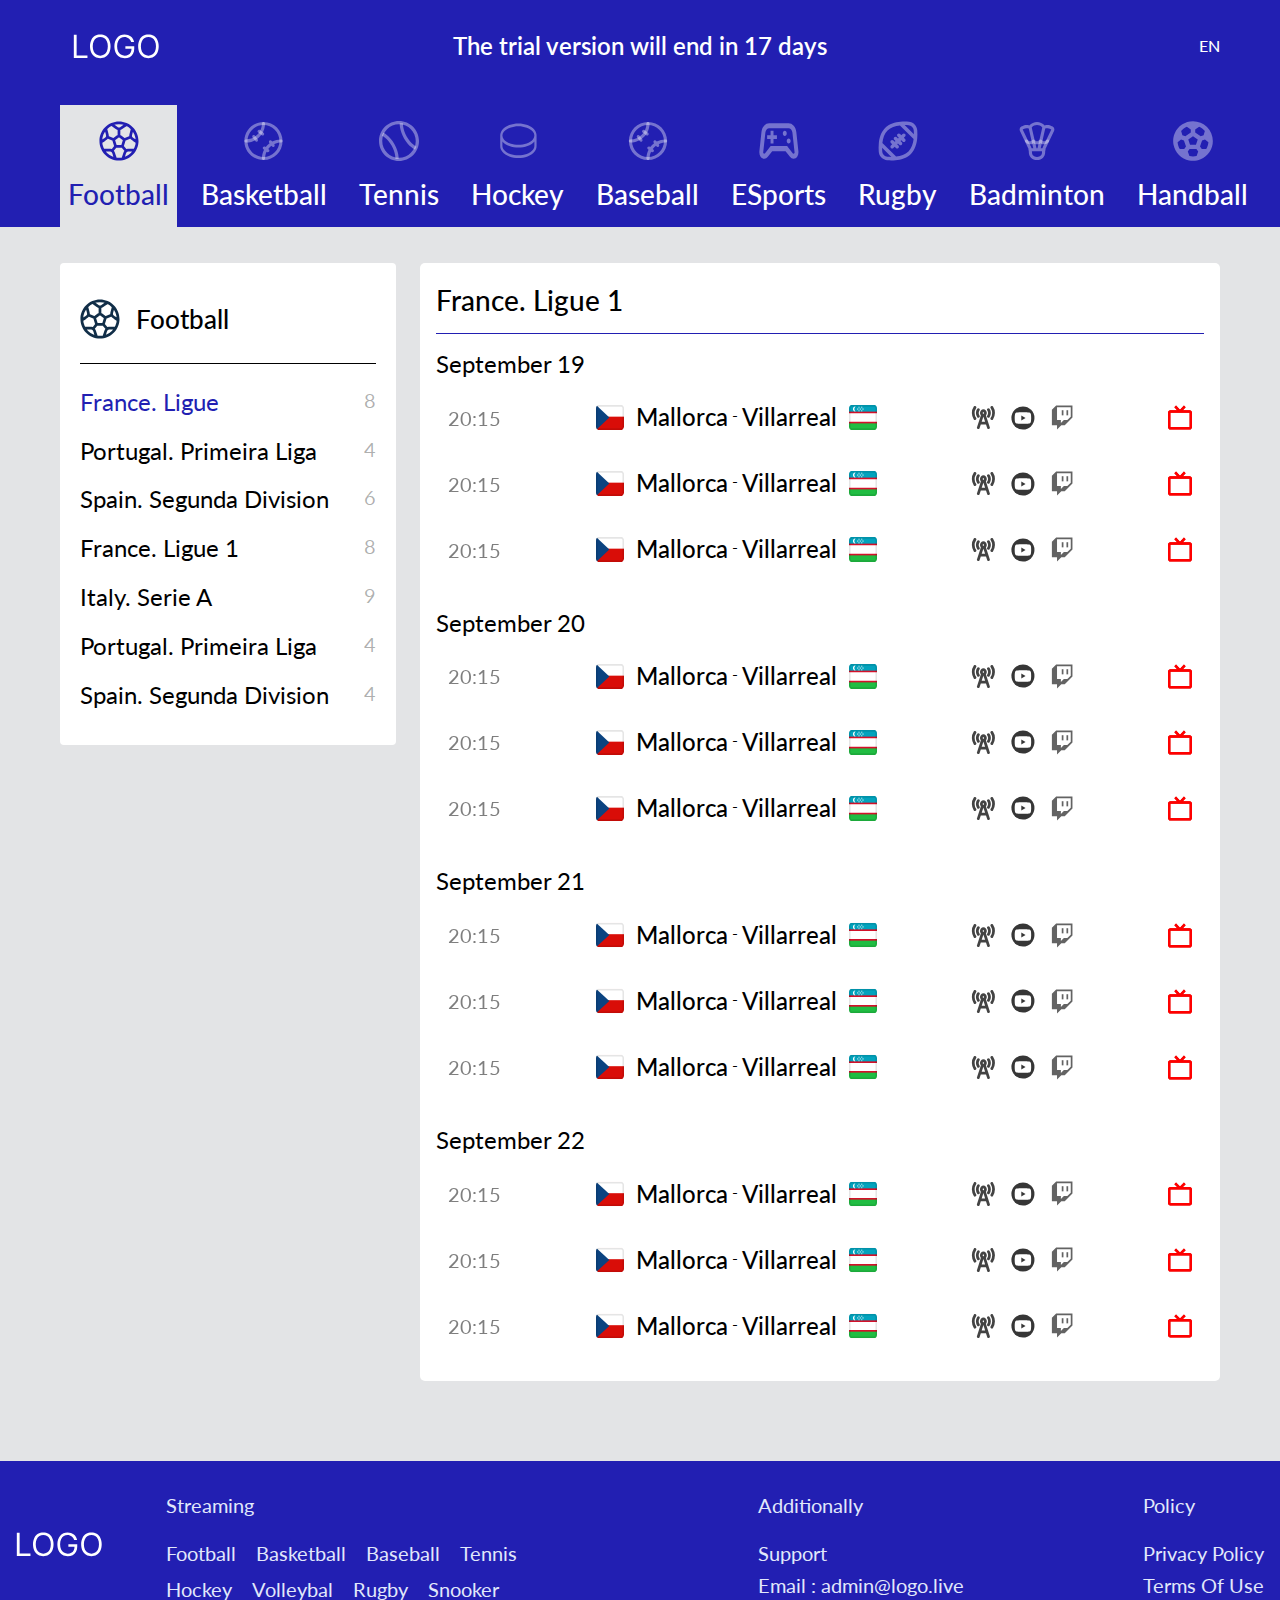
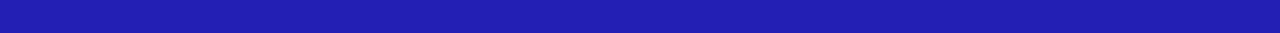
<file: page-3.html>
<!DOCTYPE html>
<html lang="en">
	<head>
		<meta charset="UTF-8" />
		<meta name="viewport" content="width=device-width, initial-scale=1.0" />
		<title>Streams</title>
		<link rel="stylesheet" href="css/output.css" />
		<link rel="stylesheet" href="css/icons.css" />
	</head>
	<body class="text-textPrimary min-w-[24.375rem] bg-bgPrimary">
		<div class="flex flex-col min-h-screen overflow-x-hidden">
			<header class="header bg-bgDark text-white py-3 lg:py-[2rem] relative z-20">
				<div class="header__container max-w-[74.5rem] px-4 mx-auto grid grid-cols-[4rem_1fr_4rem] gap-6 items-center lg:grid-cols-[7rem_1fr_7rem]">
					<div class="header__logo-wrapper flex justify-center items-center">
						<a href="index.html" class="header__logo logo">
							<img src="img/logo.svg" alt="" class="max-w-[62px] lg:max-w-[90px]" />
						</a>
					</div>
					<div class="header__text text-center font-semibold flex gap-4 justify-center lg:text-base">The trial version will end in 17 days</div>
					<div class="header__actives flex gap-5 items-center justify-end">
						<div class="header__languages relative">
							<button class="header__current-language font-medium transition-transform hover:scale-110">EN</button>
							<!-- add class 'flex' for show -->
							<div class="header__list-languages absolute top-[50%] right-0 gap-3 bg-[#ffffff40] p-2 rounded-lg translate-y-[-50%] hidden">
								<a href="#" class="header__list-languages-item transition-all hover:text-accent">EN</a>
								<a href="#" class="header__list-languages-item transition-all hover:text-accent">RU</a>
							</div>
						</div>
					</div>
				</div>
			</header>
			<nav class="toolbar overflow-x-auto bg-bgDark text-white pt-3">
				<ul class="toolbar__container max-w-[74.5rem] px-4 mx-auto flex gap-1 lg:gap-4">
					<li class="toolbar__item _active">
						<a href="#" class="toolbar__link px-1 py-2 flex flex-col gap-2 text-center items-center transition-all lg:px-2 lg:py-4 lg:gap-4">
							<svg class="toolbar__icon transition-all fill-[#ffffff60] w-6 h-6 lg:w-10 lg:h-10">
								<use xlink:href="img/sprite.svg#football"></use>
							</svg>
							<div class="toolbar__label font-medium lg:text-xl">Football</div>
						</a>
					</li>
					<li class="toolbar__item">
						<a href="#" class="toolbar__link px-1 py-2 flex flex-col gap-2 text-center items-center transition-all lg:px-2 lg:py-4 lg:gap-4">
							<svg class="toolbar__icon transition-all fill-[#ffffff60] w-6 h-6 lg:w-10 lg:h-10">
								<use xlink:href="img/sprite.svg#basketball"></use>
							</svg>
							<div class="toolbar__label font-medium lg:text-xl">Basketball</div>
						</a>
					</li>
					<li class="toolbar__item">
						<a href="#" class="toolbar__link px-1 py-2 flex flex-col gap-2 text-center items-center transition-all lg:px-2 lg:py-4 lg:gap-4">
							<svg class="toolbar__icon transition-all fill-[#ffffff60] w-6 h-6 lg:w-10 lg:h-10">
								<use xlink:href="img/sprite.svg#tennis"></use>
							</svg>
							<div class="toolbar__label font-medium lg:text-xl">Tennis</div>
						</a>
					</li>
					<li class="toolbar__item">
						<a href="#" class="toolbar__link px-1 py-2 flex flex-col gap-2 text-center items-center transition-all lg:px-2 lg:py-4 lg:gap-4">
							<svg class="toolbar__icon transition-all fill-[#ffffff60] w-6 h-6 lg:w-10 lg:h-10">
								<use xlink:href="img/sprite.svg#hockey"></use>
							</svg>
							<div class="toolbar__label font-medium lg:text-xl">Hockey</div>
						</a>
					</li>
					<li class="toolbar__item">
						<a href="#" class="toolbar__link px-1 py-2 flex flex-col gap-2 text-center items-center transition-all lg:px-2 lg:py-4 lg:gap-4">
							<svg class="toolbar__icon transition-all fill-[#ffffff60] w-6 h-6 lg:w-10 lg:h-10">
								<use xlink:href="img/sprite.svg#baseball"></use>
							</svg>
							<div class="toolbar__label font-medium lg:text-xl">Baseball</div>
						</a>
					</li>
					<li class="toolbar__item">
						<a href="#" class="toolbar__link px-1 py-2 flex flex-col gap-2 text-center items-center transition-all lg:px-2 lg:py-4 lg:gap-4">
							<svg class="toolbar__icon transition-all fill-[#ffffff60] w-6 h-6 lg:w-10 lg:h-10">
								<use xlink:href="img/sprite.svg#esports"></use>
							</svg>
							<div class="toolbar__label font-medium lg:text-xl">ESports</div>
						</a>
					</li>
					<li class="toolbar__item">
						<a href="#" class="toolbar__link px-1 py-2 flex flex-col gap-2 text-center items-center transition-all lg:px-2 lg:py-4 lg:gap-4">
							<svg class="toolbar__icon transition-all fill-[#ffffff60] w-6 h-6 lg:w-10 lg:h-10">
								<use xlink:href="img/sprite.svg#rugby"></use>
							</svg>
							<div class="toolbar__label font-medium lg:text-xl">Rugby</div>
						</a>
					</li>
					<li class="toolbar__item">
						<a href="#" class="toolbar__link px-1 py-2 flex flex-col gap-2 text-center items-center transition-all lg:px-2 lg:py-4 lg:gap-4">
							<svg class="toolbar__icon transition-all fill-[#ffffff60] w-6 h-6 lg:w-10 lg:h-10">
								<use xlink:href="img/sprite.svg#badminton"></use>
							</svg>
							<div class="toolbar__label font-medium lg:text-xl">Badminton</div>
						</a>
					</li>
					<li class="toolbar__item">
						<a href="#" class="toolbar__link px-1 py-2 flex flex-col gap-2 text-center items-center transition-all lg:px-2 lg:py-4 lg:gap-4">
							<svg class="toolbar__icon transition-all fill-[#ffffff60] w-6 h-6 lg:w-10 lg:h-10">
								<use xlink:href="img/sprite.svg#handball"></use>
							</svg>
							<div class="toolbar__label font-medium lg:text-xl">Handball</div>
						</a>
					</li>
				</ul>
			</nav>
			<main class="page pt-4 pb-9 lg:pt-9 lg:pb-20">
				<div class="container max-w-[74.5rem] px-4 mx-auto lg:flex gap-6 items-start">
					<aside class="sidebar hidden lg:block basis-[21rem] rounded-[4px] bg-bgWhite py-9 px-5">
						<div class="siidebar__heading pb-6 border-b border-b-black mb-5 lg:mb-6">
							<h2 class="siidebar__title flex gap-4 items-center font-medium text-lg">
								<svg class="sidebar__title-icon fill-[#112E48] w-6 h-6 lg:w-10 lg:h-10">
									<use xlink:href="img/sprite.svg#football"></use>
								</svg>
								<span>Football</span>
							</h2>
						</div>
						<ul class="sidebar__leagues flex flex-col gap-5">
							<li class="sidebar__league">
								<a href="#" class="sidebar__league-link text-base flex gap-3 hover:text-accent _active"
									>France. Ligue<span class="grow text-right text-sm text-[#00000050]">8</span>
								</a>
							</li>
							<li class="sidebar__league">
								<a href="#" class="sidebar__league-link text-base flex gap-3 hover:text-accent"
									>Portugal. Primeira Liga<span class="grow text-right text-sm text-[#00000050]">4</span>
								</a>
							</li>
							<li class="sidebar__league">
								<a href="#" class="sidebar__league-link text-base flex gap-3 hover:text-accent"
									>Spain. Segunda Division<span class="grow text-right text-sm text-[#00000050]">6</span>
								</a>
							</li>
							<li class="sidebar__league">
								<a href="#" class="sidebar__league-link text-base flex gap-3 hover:text-accent">France. Ligue 1<span class="grow text-right text-sm text-[#00000050]">8</span> </a>
							</li>
							<li class="sidebar__league">
								<a href="#" class="sidebar__league-link text-base flex gap-3 hover:text-accent">Italy. Serie A<span class="grow text-right text-sm text-[#00000050]">9</span> </a>
							</li>
							<li class="sidebar__league">
								<a href="#" class="sidebar__league-link text-base flex gap-3 hover:text-accent"
									>Portugal. Primeira Liga<span class="grow text-right text-sm text-[#00000050]">4</span>
								</a>
							</li>
							<li class="sidebar__league">
								<a href="#" class="sidebar__league-link text-base flex gap-3 hover:text-accent"
									>Spain. Segunda Division<span class="grow text-right text-sm text-[#00000050]">4</span>
								</a>
							</li>
						</ul>
					</aside>
					<div class="lg:flex-grow">
						<div class="content pt-5 pr-4 pl-4 pb-7 bg-bgWhite rounded-[5px]">
							<div class="pb-4 border-b border-b-accent mb-4">
								<h2 class="content__title font-medium text-[18px] lg:text-xl">France. Ligue 1</h2>
							</div>
							<div class="liga liga--without-border">
								<h3 class="liga__title mb-3 lg:text-base">September 19</h3>
								<ul class="liga__list flex flex-col gap-2 lg:gap-3">
									<li class="liga__item game flex items-center gap-5 py-2 px-3 rounded-[5px] transition-all hover:bg-[#F4F4FB] justify-between lg:px-3 lg:py-3">
										<span class="game__time opacity-50 lg:text-[20px]">20:15</span>
										<div>
											<a href="#" class="game__partners transition-colors hover:text-accent lg:flex lg:gap-1">
												<div class="game__partner flex gap-3 items-center font-medium lg:text-base">
													<img src="img/flags/CZ.svg" alt="" class="w-4 lg:w-7" />
													<span>Mallorca</span>
												</div>
												<span class="hidden lg:inline-block">-</span>
												<div class="game__partner flex gap-3 items-center font-medium lg:text-base lg:flex-row-reverse">
													<img src="img/flags/UZ.svg" alt="" class="w-4 lg:w-7" />
													<span>Villarreal</span>
												</div>
											</a>
										</div>
										<div class="liga__platforms flex gap-2 items-center lg:gap-4">
											<a href="#" class="liga__platform">
												<img src="img/platforms/loc.svg" alt="" class="max-w-4 _grey-filter lg:max-w-6" />
											</a>
											<a href="#" class="liga__platform">
												<img src="img/platforms/youtube.svg" alt="" class="max-w-4 _grey-filter lg:max-w-6" />
											</a>
											<a href="#" class="liga__platform">
												<img src="img/platforms/twitch.svg" alt="" class="max-w-4 _grey-filter lg:max-w-6" />
											</a>
										</div>
										<a href="#" class="liga__play-btn transition-all hover:scale-110">
											<img src="img/platforms/tele.svg" alt="" class="max-w-4 lg:max-w-6" />
										</a>
									</li>
									<li class="liga__item game flex items-center gap-5 py-2 px-3 rounded-[5px] transition-all hover:bg-[#F4F4FB] justify-between lg:px-3 lg:py-3">
										<span class="game__time opacity-50 lg:text-[20px]">20:15</span>
										<div>
											<a href="#" class="game__partners transition-colors hover:text-accent lg:flex lg:gap-1">
												<div class="game__partner flex gap-3 items-center font-medium lg:text-base">
													<img src="img/flags/CZ.svg" alt="" class="w-4 lg:w-7" />
													<span>Mallorca</span>
												</div>
												<span class="hidden lg:inline-block">-</span>
												<div class="game__partner flex gap-3 items-center font-medium lg:text-base lg:flex-row-reverse">
													<img src="img/flags/UZ.svg" alt="" class="w-4 lg:w-7" />
													<span>Villarreal</span>
												</div>
											</a>
										</div>
										<div class="liga__platforms flex gap-2 items-center lg:gap-4">
											<a href="#" class="liga__platform">
												<img src="img/platforms/loc.svg" alt="" class="max-w-4 _grey-filter lg:max-w-6" />
											</a>
											<a href="#" class="liga__platform">
												<img src="img/platforms/youtube.svg" alt="" class="max-w-4 _grey-filter lg:max-w-6" />
											</a>
											<a href="#" class="liga__platform">
												<img src="img/platforms/twitch.svg" alt="" class="max-w-4 _grey-filter lg:max-w-6" />
											</a>
										</div>
										<a href="#" class="liga__play-btn transition-all hover:scale-110">
											<img src="img/platforms/tele.svg" alt="" class="max-w-4 lg:max-w-6" />
										</a>
									</li>
									<li class="liga__item game flex items-center gap-5 py-2 px-3 rounded-[5px] transition-all hover:bg-[#F4F4FB] justify-between lg:px-3 lg:py-3">
										<span class="game__time opacity-50 lg:text-[20px]">20:15</span>
										<div>
											<a href="#" class="game__partners transition-colors hover:text-accent lg:flex lg:gap-1">
												<div class="game__partner flex gap-3 items-center font-medium lg:text-base">
													<img src="img/flags/CZ.svg" alt="" class="w-4 lg:w-7" />
													<span>Mallorca</span>
												</div>
												<span class="hidden lg:inline-block">-</span>
												<div class="game__partner flex gap-3 items-center font-medium lg:text-base lg:flex-row-reverse">
													<img src="img/flags/UZ.svg" alt="" class="w-4 lg:w-7" />
													<span>Villarreal</span>
												</div>
											</a>
										</div>
										<div class="liga__platforms flex gap-2 items-center lg:gap-4">
											<a href="#" class="liga__platform">
												<img src="img/platforms/loc.svg" alt="" class="max-w-4 _grey-filter lg:max-w-6" />
											</a>
											<a href="#" class="liga__platform">
												<img src="img/platforms/youtube.svg" alt="" class="max-w-4 _grey-filter lg:max-w-6" />
											</a>
											<a href="#" class="liga__platform">
												<img src="img/platforms/twitch.svg" alt="" class="max-w-4 _grey-filter lg:max-w-6" />
											</a>
										</div>
										<a href="#" class="liga__play-btn transition-all hover:scale-110">
											<img src="img/platforms/tele.svg" alt="" class="max-w-4 lg:max-w-6" />
										</a>
									</li>
								</ul>
							</div>
							<div class="liga liga--without-border">
								<h3 class="liga__title mb-3 lg:text-base">September 20</h3>
								<ul class="liga__list flex flex-col gap-2 lg:gap-3">
									<li class="liga__item game flex items-center gap-5 py-2 px-3 rounded-[5px] transition-all hover:bg-[#F4F4FB] justify-between lg:px-3 lg:py-3">
										<span class="game__time opacity-50 lg:text-[20px]">20:15</span>
										<div>
											<a href="#" class="game__partners transition-colors hover:text-accent lg:flex lg:gap-1">
												<div class="game__partner flex gap-3 items-center font-medium lg:text-base">
													<img src="img/flags/CZ.svg" alt="" class="w-4 lg:w-7" />
													<span>Mallorca</span>
												</div>
												<span class="hidden lg:inline-block">-</span>
												<div class="game__partner flex gap-3 items-center font-medium lg:text-base lg:flex-row-reverse">
													<img src="img/flags/UZ.svg" alt="" class="w-4 lg:w-7" />
													<span>Villarreal</span>
												</div>
											</a>
										</div>
										<div class="liga__platforms flex gap-2 items-center lg:gap-4">
											<a href="#" class="liga__platform">
												<img src="img/platforms/loc.svg" alt="" class="max-w-4 _grey-filter lg:max-w-6" />
											</a>
											<a href="#" class="liga__platform">
												<img src="img/platforms/youtube.svg" alt="" class="max-w-4 _grey-filter lg:max-w-6" />
											</a>
											<a href="#" class="liga__platform">
												<img src="img/platforms/twitch.svg" alt="" class="max-w-4 _grey-filter lg:max-w-6" />
											</a>
										</div>
										<a href="#" class="liga__play-btn transition-all hover:scale-110">
											<img src="img/platforms/tele.svg" alt="" class="max-w-4 lg:max-w-6" />
										</a>
									</li>
									<li class="liga__item game flex items-center gap-5 py-2 px-3 rounded-[5px] transition-all hover:bg-[#F4F4FB] justify-between lg:px-3 lg:py-3">
										<span class="game__time opacity-50 lg:text-[20px]">20:15</span>
										<div>
											<a href="#" class="game__partners transition-colors hover:text-accent lg:flex lg:gap-1">
												<div class="game__partner flex gap-3 items-center font-medium lg:text-base">
													<img src="img/flags/CZ.svg" alt="" class="w-4 lg:w-7" />
													<span>Mallorca</span>
												</div>
												<span class="hidden lg:inline-block">-</span>
												<div class="game__partner flex gap-3 items-center font-medium lg:text-base lg:flex-row-reverse">
													<img src="img/flags/UZ.svg" alt="" class="w-4 lg:w-7" />
													<span>Villarreal</span>
												</div>
											</a>
										</div>
										<div class="liga__platforms flex gap-2 items-center lg:gap-4">
											<a href="#" class="liga__platform">
												<img src="img/platforms/loc.svg" alt="" class="max-w-4 _grey-filter lg:max-w-6" />
											</a>
											<a href="#" class="liga__platform">
												<img src="img/platforms/youtube.svg" alt="" class="max-w-4 _grey-filter lg:max-w-6" />
											</a>
											<a href="#" class="liga__platform">
												<img src="img/platforms/twitch.svg" alt="" class="max-w-4 _grey-filter lg:max-w-6" />
											</a>
										</div>
										<a href="#" class="liga__play-btn transition-all hover:scale-110">
											<img src="img/platforms/tele.svg" alt="" class="max-w-4 lg:max-w-6" />
										</a>
									</li>
									<li class="liga__item game flex items-center gap-5 py-2 px-3 rounded-[5px] transition-all hover:bg-[#F4F4FB] justify-between lg:px-3 lg:py-3">
										<span class="game__time opacity-50 lg:text-[20px]">20:15</span>
										<div>
											<a href="#" class="game__partners transition-colors hover:text-accent lg:flex lg:gap-1">
												<div class="game__partner flex gap-3 items-center font-medium lg:text-base">
													<img src="img/flags/CZ.svg" alt="" class="w-4 lg:w-7" />
													<span>Mallorca</span>
												</div>
												<span class="hidden lg:inline-block">-</span>
												<div class="game__partner flex gap-3 items-center font-medium lg:text-base lg:flex-row-reverse">
													<img src="img/flags/UZ.svg" alt="" class="w-4 lg:w-7" />
													<span>Villarreal</span>
												</div>
											</a>
										</div>
										<div class="liga__platforms flex gap-2 items-center lg:gap-4">
											<a href="#" class="liga__platform">
												<img src="img/platforms/loc.svg" alt="" class="max-w-4 _grey-filter lg:max-w-6" />
											</a>
											<a href="#" class="liga__platform">
												<img src="img/platforms/youtube.svg" alt="" class="max-w-4 _grey-filter lg:max-w-6" />
											</a>
											<a href="#" class="liga__platform">
												<img src="img/platforms/twitch.svg" alt="" class="max-w-4 _grey-filter lg:max-w-6" />
											</a>
										</div>
										<a href="#" class="liga__play-btn transition-all hover:scale-110">
											<img src="img/platforms/tele.svg" alt="" class="max-w-4 lg:max-w-6" />
										</a>
									</li>
								</ul>
							</div>
							<div class="liga liga--without-border">
								<h3 class="liga__title mb-3 lg:text-base">September 21</h3>
								<ul class="liga__list flex flex-col gap-2 lg:gap-3">
									<li class="liga__item game flex items-center gap-5 py-2 px-3 rounded-[5px] transition-all hover:bg-[#F4F4FB] justify-between lg:px-3 lg:py-3">
										<span class="game__time opacity-50 lg:text-[20px]">20:15</span>
										<div>
											<a href="#" class="game__partners transition-colors hover:text-accent lg:flex lg:gap-1">
												<div class="game__partner flex gap-3 items-center font-medium lg:text-base">
													<img src="img/flags/CZ.svg" alt="" class="w-4 lg:w-7" />
													<span>Mallorca</span>
												</div>
												<span class="hidden lg:inline-block">-</span>
												<div class="game__partner flex gap-3 items-center font-medium lg:text-base lg:flex-row-reverse">
													<img src="img/flags/UZ.svg" alt="" class="w-4 lg:w-7" />
													<span>Villarreal</span>
												</div>
											</a>
										</div>
										<div class="liga__platforms flex gap-2 items-center lg:gap-4">
											<a href="#" class="liga__platform">
												<img src="img/platforms/loc.svg" alt="" class="max-w-4 _grey-filter lg:max-w-6" />
											</a>
											<a href="#" class="liga__platform">
												<img src="img/platforms/youtube.svg" alt="" class="max-w-4 _grey-filter lg:max-w-6" />
											</a>
											<a href="#" class="liga__platform">
												<img src="img/platforms/twitch.svg" alt="" class="max-w-4 _grey-filter lg:max-w-6" />
											</a>
										</div>
										<a href="#" class="liga__play-btn transition-all hover:scale-110">
											<img src="img/platforms/tele.svg" alt="" class="max-w-4 lg:max-w-6" />
										</a>
									</li>
									<li class="liga__item game flex items-center gap-5 py-2 px-3 rounded-[5px] transition-all hover:bg-[#F4F4FB] justify-between lg:px-3 lg:py-3">
										<span class="game__time opacity-50 lg:text-[20px]">20:15</span>
										<div>
											<a href="#" class="game__partners transition-colors hover:text-accent lg:flex lg:gap-1">
												<div class="game__partner flex gap-3 items-center font-medium lg:text-base">
													<img src="img/flags/CZ.svg" alt="" class="w-4 lg:w-7" />
													<span>Mallorca</span>
												</div>
												<span class="hidden lg:inline-block">-</span>
												<div class="game__partner flex gap-3 items-center font-medium lg:text-base lg:flex-row-reverse">
													<img src="img/flags/UZ.svg" alt="" class="w-4 lg:w-7" />
													<span>Villarreal</span>
												</div>
											</a>
										</div>
										<div class="liga__platforms flex gap-2 items-center lg:gap-4">
											<a href="#" class="liga__platform">
												<img src="img/platforms/loc.svg" alt="" class="max-w-4 _grey-filter lg:max-w-6" />
											</a>
											<a href="#" class="liga__platform">
												<img src="img/platforms/youtube.svg" alt="" class="max-w-4 _grey-filter lg:max-w-6" />
											</a>
											<a href="#" class="liga__platform">
												<img src="img/platforms/twitch.svg" alt="" class="max-w-4 _grey-filter lg:max-w-6" />
											</a>
										</div>
										<a href="#" class="liga__play-btn transition-all hover:scale-110">
											<img src="img/platforms/tele.svg" alt="" class="max-w-4 lg:max-w-6" />
										</a>
									</li>
									<li class="liga__item game flex items-center gap-5 py-2 px-3 rounded-[5px] transition-all hover:bg-[#F4F4FB] justify-between lg:px-3 lg:py-3">
										<span class="game__time opacity-50 lg:text-[20px]">20:15</span>
										<div>
											<a href="#" class="game__partners transition-colors hover:text-accent lg:flex lg:gap-1">
												<div class="game__partner flex gap-3 items-center font-medium lg:text-base">
													<img src="img/flags/CZ.svg" alt="" class="w-4 lg:w-7" />
													<span>Mallorca</span>
												</div>
												<span class="hidden lg:inline-block">-</span>
												<div class="game__partner flex gap-3 items-center font-medium lg:text-base lg:flex-row-reverse">
													<img src="img/flags/UZ.svg" alt="" class="w-4 lg:w-7" />
													<span>Villarreal</span>
												</div>
											</a>
										</div>
										<div class="liga__platforms flex gap-2 items-center lg:gap-4">
											<a href="#" class="liga__platform">
												<img src="img/platforms/loc.svg" alt="" class="max-w-4 _grey-filter lg:max-w-6" />
											</a>
											<a href="#" class="liga__platform">
												<img src="img/platforms/youtube.svg" alt="" class="max-w-4 _grey-filter lg:max-w-6" />
											</a>
											<a href="#" class="liga__platform">
												<img src="img/platforms/twitch.svg" alt="" class="max-w-4 _grey-filter lg:max-w-6" />
											</a>
										</div>
										<a href="#" class="liga__play-btn transition-all hover:scale-110">
											<img src="img/platforms/tele.svg" alt="" class="max-w-4 lg:max-w-6" />
										</a>
									</li>
								</ul>
							</div>
							<div class="liga liga--without-border">
								<h3 class="liga__title mb-3 lg:text-base">September 22</h3>
								<ul class="liga__list flex flex-col gap-2 lg:gap-3">
									<li class="liga__item game flex items-center gap-5 py-2 px-3 rounded-[5px] transition-all hover:bg-[#F4F4FB] justify-between lg:px-3 lg:py-3">
										<span class="game__time opacity-50 lg:text-[20px]">20:15</span>
										<div>
											<a href="#" class="game__partners transition-colors hover:text-accent lg:flex lg:gap-1">
												<div class="game__partner flex gap-3 items-center font-medium lg:text-base">
													<img src="img/flags/CZ.svg" alt="" class="w-4 lg:w-7" />
													<span>Mallorca</span>
												</div>
												<span class="hidden lg:inline-block">-</span>
												<div class="game__partner flex gap-3 items-center font-medium lg:text-base lg:flex-row-reverse">
													<img src="img/flags/UZ.svg" alt="" class="w-4 lg:w-7" />
													<span>Villarreal</span>
												</div>
											</a>
										</div>
										<div class="liga__platforms flex gap-2 items-center lg:gap-4">
											<a href="#" class="liga__platform">
												<img src="img/platforms/loc.svg" alt="" class="max-w-4 _grey-filter lg:max-w-6" />
											</a>
											<a href="#" class="liga__platform">
												<img src="img/platforms/youtube.svg" alt="" class="max-w-4 _grey-filter lg:max-w-6" />
											</a>
											<a href="#" class="liga__platform">
												<img src="img/platforms/twitch.svg" alt="" class="max-w-4 _grey-filter lg:max-w-6" />
											</a>
										</div>
										<a href="#" class="liga__play-btn transition-all hover:scale-110">
											<img src="img/platforms/tele.svg" alt="" class="max-w-4 lg:max-w-6" />
										</a>
									</li>
									<li class="liga__item game flex items-center gap-5 py-2 px-3 rounded-[5px] transition-all hover:bg-[#F4F4FB] justify-between lg:px-3 lg:py-3">
										<span class="game__time opacity-50 lg:text-[20px]">20:15</span>
										<div>
											<a href="#" class="game__partners transition-colors hover:text-accent lg:flex lg:gap-1">
												<div class="game__partner flex gap-3 items-center font-medium lg:text-base">
													<img src="img/flags/CZ.svg" alt="" class="w-4 lg:w-7" />
													<span>Mallorca</span>
												</div>
												<span class="hidden lg:inline-block">-</span>
												<div class="game__partner flex gap-3 items-center font-medium lg:text-base lg:flex-row-reverse">
													<img src="img/flags/UZ.svg" alt="" class="w-4 lg:w-7" />
													<span>Villarreal</span>
												</div>
											</a>
										</div>
										<div class="liga__platforms flex gap-2 items-center lg:gap-4">
											<a href="#" class="liga__platform">
												<img src="img/platforms/loc.svg" alt="" class="max-w-4 _grey-filter lg:max-w-6" />
											</a>
											<a href="#" class="liga__platform">
												<img src="img/platforms/youtube.svg" alt="" class="max-w-4 _grey-filter lg:max-w-6" />
											</a>
											<a href="#" class="liga__platform">
												<img src="img/platforms/twitch.svg" alt="" class="max-w-4 _grey-filter lg:max-w-6" />
											</a>
										</div>
										<a href="#" class="liga__play-btn transition-all hover:scale-110">
											<img src="img/platforms/tele.svg" alt="" class="max-w-4 lg:max-w-6" />
										</a>
									</li>
									<li class="liga__item game flex items-center gap-5 py-2 px-3 rounded-[5px] transition-all hover:bg-[#F4F4FB] justify-between lg:px-3 lg:py-3">
										<span class="game__time opacity-50 lg:text-[20px]">20:15</span>
										<div>
											<a href="#" class="game__partners transition-colors hover:text-accent lg:flex lg:gap-1">
												<div class="game__partner flex gap-3 items-center font-medium lg:text-base">
													<img src="img/flags/CZ.svg" alt="" class="w-4 lg:w-7" />
													<span>Mallorca</span>
												</div>
												<span class="hidden lg:inline-block">-</span>
												<div class="game__partner flex gap-3 items-center font-medium lg:text-base lg:flex-row-reverse">
													<img src="img/flags/UZ.svg" alt="" class="w-4 lg:w-7" />
													<span>Villarreal</span>
												</div>
											</a>
										</div>
										<div class="liga__platforms flex gap-2 items-center lg:gap-4">
											<a href="#" class="liga__platform">
												<img src="img/platforms/loc.svg" alt="" class="max-w-4 _grey-filter lg:max-w-6" />
											</a>
											<a href="#" class="liga__platform">
												<img src="img/platforms/youtube.svg" alt="" class="max-w-4 _grey-filter lg:max-w-6" />
											</a>
											<a href="#" class="liga__platform">
												<img src="img/platforms/twitch.svg" alt="" class="max-w-4 _grey-filter lg:max-w-6" />
											</a>
										</div>
										<a href="#" class="liga__play-btn transition-all hover:scale-110">
											<img src="img/platforms/tele.svg" alt="" class="max-w-4 lg:max-w-6" />
										</a>
									</li>
								</ul>
							</div>
						</div>
					</div>
				</div>
			</main>
			<footer class="footer bg-bgDark text-textLight py-[2rem] lg:text-sm">
				<div class="footer__container max-w-[86.25rem] px-4 mx-auto flex flex-col gap-5 lg:flex-row lg:gap-16">
					<div class="footer__logo-wrapper lg:self-center lg:order-1">
						<a href="index.html" class="footer__logo logo">
							<img src="img/logo.svg" alt="" class="max-w-[90px]" />
						</a>
					</div>
					<nav class="footer__part max-w-[25.75rem] lg:order-2">
						<h3 class="footer__label mb-6 text-sm">Streaming</h3>
						<ul class="footer__list flex gap-x-5 gap-y-3 flex-wrap">
							<li class="footer__list-item">
								<a href="#" class="footer__link hover:underline">Football</a>
							</li>
							<li class="footer__list-item">
								<a href="#" class="footer__link hover:underline">Basketball</a>
							</li>
							<li class="footer__list-item">
								<a href="#" class="footer__link hover:underline">Baseball</a>
							</li>
							<li class="footer__list-item">
								<a href="#" class="footer__link hover:underline">Tennis</a>
							</li>
							<li class="footer__list-item">
								<a href="#" class="footer__link hover:underline">Hockey</a>
							</li>
							<li class="footer__list-item">
								<a href="#" class="footer__link hover:underline">Volleybal</a>
							</li>
							<li class="footer__list-item">
								<a href="#" class="footer__link hover:underline">Rugby</a>
							</li>
							<li class="footer__list-item">
								<a href="#" class="footer__link hover:underline">Snooker</a>
							</li>
						</ul>
					</nav>
					<div class="footer__part lg:ml-auto lg:order-4">
						<h3 class="footer__label mb-6 text-sm">Policy</h3>
						<ul class="footer__list">
							<li class="footer__list-item">
								<div class="mb-2">
									<a href="mailto:admin@logo.live" class="footer__link hover:underline">Privacy Policy</a>
								</div>
								<div>
									<a href="mailto:admin@logo.live" class="footer__link hover:underline">Terms Of Use</a>
								</div>
							</li>
						</ul>
					</div>
					<div class="footer__part lg:ml-auto lg:order-3">
						<h3 class="footer__label mb-6 text-sm">Additionally</h3>
						<ul class="footer__list">
							<li class="footer__list-item">
								<div class="footer__list-label mb-2">Support</div>
								<div>
									Email :
									<a href="mailto:admin@logo.live" class="footer__link hover:underline">admin@logo.live</a>
								</div>
							</li>
						</ul>
					</div>
				</div>
			</footer>
		</div>
		<script src="js/script.js"></script>
	</body>
</html>
</file>
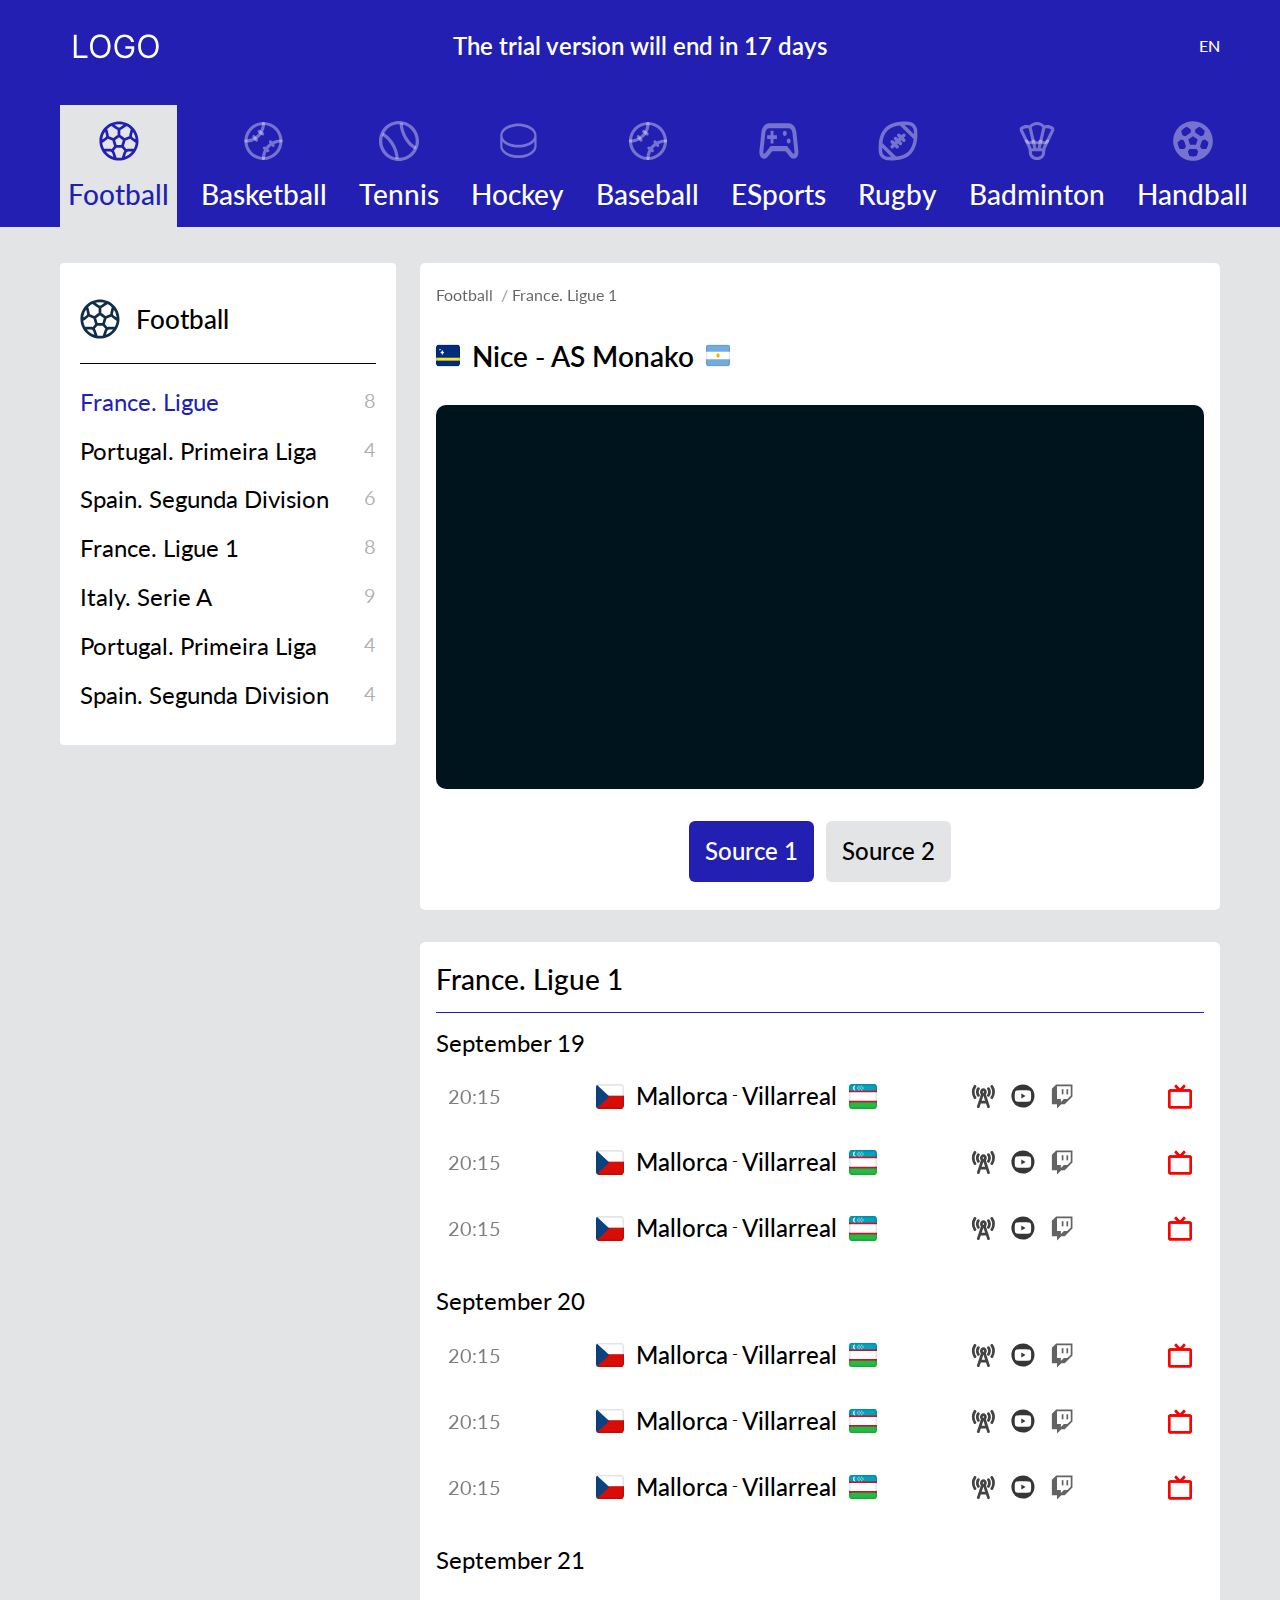
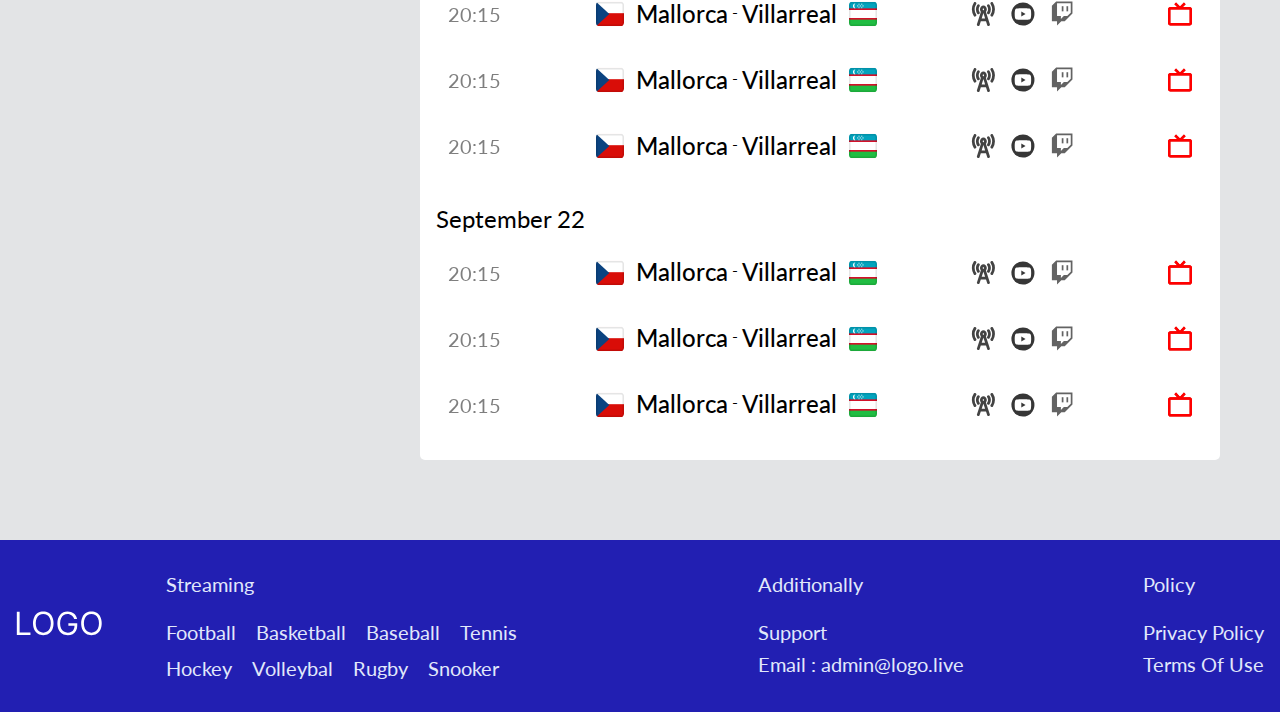
<file: page-4.html>
<!DOCTYPE html>
<html lang="en">
	<head>
		<meta charset="UTF-8" />
		<meta name="viewport" content="width=device-width, initial-scale=1.0" />
		<title>Streams</title>
		<link rel="stylesheet" href="css/output.css" />
		<link rel="stylesheet" href="css/icons.css" />
	</head>
	<body class="text-textPrimary min-w-[24.375rem] bg-bgPrimary">
		<div class="flex flex-col min-h-screen overflow-x-hidden">
			<header class="header bg-bgDark text-white py-3 lg:py-[2rem] relative z-20">
				<div class="header__container max-w-[74.5rem] px-4 mx-auto grid grid-cols-[4rem_1fr_4rem] gap-6 items-center lg:grid-cols-[7rem_1fr_7rem]">
					<div class="header__logo-wrapper flex justify-center items-center">
						<a href="index.html" class="header__logo logo">
							<img src="img/logo.svg" alt="" class="max-w-[62px] lg:max-w-[90px]" />
						</a>
					</div>
					<div class="header__text text-center font-semibold flex gap-4 justify-center lg:text-base">The trial version will end in 17 days</div>
					<div class="header__actives flex gap-5 items-center justify-end">
						<div class="header__languages relative">
							<button class="header__current-language font-medium transition-transform hover:scale-110">EN</button>
							<!-- add class 'flex' for show -->
							<div class="header__list-languages absolute top-[50%] right-0 gap-3 bg-[#ffffff40] p-2 rounded-lg translate-y-[-50%] hidden">
								<a href="#" class="header__list-languages-item transition-all hover:text-accent">EN</a>
								<a href="#" class="header__list-languages-item transition-all hover:text-accent">RU</a>
							</div>
						</div>
					</div>
				</div>
			</header>
			<nav class="toolbar overflow-x-auto bg-bgDark text-white pt-3">
				<ul class="toolbar__container max-w-[74.5rem] px-4 mx-auto flex gap-1 lg:gap-4">
					<li class="toolbar__item _active">
						<a href="#" class="toolbar__link px-1 py-2 flex flex-col gap-2 text-center items-center transition-all lg:px-2 lg:py-4 lg:gap-4">
							<svg class="toolbar__icon transition-all fill-[#ffffff60] w-6 h-6 lg:w-10 lg:h-10">
								<use xlink:href="img/sprite.svg#football"></use>
							</svg>
							<div class="toolbar__label font-medium lg:text-xl">Football</div>
						</a>
					</li>
					<li class="toolbar__item">
						<a href="#" class="toolbar__link px-1 py-2 flex flex-col gap-2 text-center items-center transition-all lg:px-2 lg:py-4 lg:gap-4">
							<svg class="toolbar__icon transition-all fill-[#ffffff60] w-6 h-6 lg:w-10 lg:h-10">
								<use xlink:href="img/sprite.svg#basketball"></use>
							</svg>
							<div class="toolbar__label font-medium lg:text-xl">Basketball</div>
						</a>
					</li>
					<li class="toolbar__item">
						<a href="#" class="toolbar__link px-1 py-2 flex flex-col gap-2 text-center items-center transition-all lg:px-2 lg:py-4 lg:gap-4">
							<svg class="toolbar__icon transition-all fill-[#ffffff60] w-6 h-6 lg:w-10 lg:h-10">
								<use xlink:href="img/sprite.svg#tennis"></use>
							</svg>
							<div class="toolbar__label font-medium lg:text-xl">Tennis</div>
						</a>
					</li>
					<li class="toolbar__item">
						<a href="#" class="toolbar__link px-1 py-2 flex flex-col gap-2 text-center items-center transition-all lg:px-2 lg:py-4 lg:gap-4">
							<svg class="toolbar__icon transition-all fill-[#ffffff60] w-6 h-6 lg:w-10 lg:h-10">
								<use xlink:href="img/sprite.svg#hockey"></use>
							</svg>
							<div class="toolbar__label font-medium lg:text-xl">Hockey</div>
						</a>
					</li>
					<li class="toolbar__item">
						<a href="#" class="toolbar__link px-1 py-2 flex flex-col gap-2 text-center items-center transition-all lg:px-2 lg:py-4 lg:gap-4">
							<svg class="toolbar__icon transition-all fill-[#ffffff60] w-6 h-6 lg:w-10 lg:h-10">
								<use xlink:href="img/sprite.svg#baseball"></use>
							</svg>
							<div class="toolbar__label font-medium lg:text-xl">Baseball</div>
						</a>
					</li>
					<li class="toolbar__item">
						<a href="#" class="toolbar__link px-1 py-2 flex flex-col gap-2 text-center items-center transition-all lg:px-2 lg:py-4 lg:gap-4">
							<svg class="toolbar__icon transition-all fill-[#ffffff60] w-6 h-6 lg:w-10 lg:h-10">
								<use xlink:href="img/sprite.svg#esports"></use>
							</svg>
							<div class="toolbar__label font-medium lg:text-xl">ESports</div>
						</a>
					</li>
					<li class="toolbar__item">
						<a href="#" class="toolbar__link px-1 py-2 flex flex-col gap-2 text-center items-center transition-all lg:px-2 lg:py-4 lg:gap-4">
							<svg class="toolbar__icon transition-all fill-[#ffffff60] w-6 h-6 lg:w-10 lg:h-10">
								<use xlink:href="img/sprite.svg#rugby"></use>
							</svg>
							<div class="toolbar__label font-medium lg:text-xl">Rugby</div>
						</a>
					</li>
					<li class="toolbar__item">
						<a href="#" class="toolbar__link px-1 py-2 flex flex-col gap-2 text-center items-center transition-all lg:px-2 lg:py-4 lg:gap-4">
							<svg class="toolbar__icon transition-all fill-[#ffffff60] w-6 h-6 lg:w-10 lg:h-10">
								<use xlink:href="img/sprite.svg#badminton"></use>
							</svg>
							<div class="toolbar__label font-medium lg:text-xl">Badminton</div>
						</a>
					</li>
					<li class="toolbar__item">
						<a href="#" class="toolbar__link px-1 py-2 flex flex-col gap-2 text-center items-center transition-all lg:px-2 lg:py-4 lg:gap-4">
							<svg class="toolbar__icon transition-all fill-[#ffffff60] w-6 h-6 lg:w-10 lg:h-10">
								<use xlink:href="img/sprite.svg#handball"></use>
							</svg>
							<div class="toolbar__label font-medium lg:text-xl">Handball</div>
						</a>
					</li>
				</ul>
			</nav>
			<main class="page pt-4 pb-9 lg:pt-9 lg:pb-20">
				<div class="container max-w-[74.5rem] px-4 mx-auto lg:flex gap-6 items-start">
					<aside class="sidebar hidden lg:block basis-[21rem] rounded-[4px] bg-bgWhite py-9 px-5">
						<div class="siidebar__heading pb-6 border-b border-b-black mb-5 lg:mb-6">
							<h2 class="siidebar__title flex gap-4 items-center font-medium text-lg">
								<svg class="sidebar__title-icon fill-[#112E48] w-6 h-6 lg:w-10 lg:h-10">
									<use xlink:href="img/sprite.svg#football"></use>
								</svg>
								<span>Football</span>
							</h2>
						</div>
						<ul class="sidebar__leagues flex flex-col gap-5">
							<li class="sidebar__league">
								<a href="#" class="sidebar__league-link text-base flex gap-3 hover:text-accent _active"
									>France. Ligue<span class="grow text-right text-sm text-[#00000050]">8</span>
								</a>
							</li>
							<li class="sidebar__league">
								<a href="#" class="sidebar__league-link text-base flex gap-3 hover:text-accent"
									>Portugal. Primeira Liga<span class="grow text-right text-sm text-[#00000050]">4</span>
								</a>
							</li>
							<li class="sidebar__league">
								<a href="#" class="sidebar__league-link text-base flex gap-3 hover:text-accent"
									>Spain. Segunda Division<span class="grow text-right text-sm text-[#00000050]">6</span>
								</a>
							</li>
							<li class="sidebar__league">
								<a href="#" class="sidebar__league-link text-base flex gap-3 hover:text-accent">France. Ligue 1<span class="grow text-right text-sm text-[#00000050]">8</span> </a>
							</li>
							<li class="sidebar__league">
								<a href="#" class="sidebar__league-link text-base flex gap-3 hover:text-accent">Italy. Serie A<span class="grow text-right text-sm text-[#00000050]">9</span> </a>
							</li>
							<li class="sidebar__league">
								<a href="#" class="sidebar__league-link text-base flex gap-3 hover:text-accent"
									>Portugal. Primeira Liga<span class="grow text-right text-sm text-[#00000050]">4</span>
								</a>
							</li>
							<li class="sidebar__league">
								<a href="#" class="sidebar__league-link text-base flex gap-3 hover:text-accent"
									>Spain. Segunda Division<span class="grow text-right text-sm text-[#00000050]">4</span>
								</a>
							</li>
						</ul>
					</aside>
					<div class="lg:flex-grow">
						<div class="content pt-5 pr-4 pl-4 pb-7 bg-bgWhite rounded-[5px]">
							<nav class="breadcrumbs overflow-x-auto mb-5 lg:mb-8">
								<ul class="breadcrumbs__list flex gap-1 items-center">
									<li class="breadcrumbs__item">
										<a href="#" class="breadcrumbs__link link opacity-60">Football</a>
										<span class="text-[#17285380] inline-block ml-1">/</span>
									</li>
									<li class="breadcrumbs__item">
										<a href="#" class="breadcrumbs__link link opacity-60">France. Ligue 1 </a>
									</li>
								</ul>
							</nav>
							<h1 class="game-title flex gap-3 items-center font-semibold text-lg mb-5 lg:mb-8 lg:text-xl">
								<img src="img/flags/CW.svg" alt="" class="max-w-6 lg:max-w-8" />
								<span>Nice - AS Monako</span>
								<img src="img/flags/AR.svg" alt="" class="max-w-6 lg:max-w-8" />
							</h1>
							<div class="player-wrapper bg-[#00141e]">
								<div class="player-place"></div>
							</div>
							<div class="sources flex gap-3 justify-center">
								<a href="#" class="button button--secondary _active">Source 1</a>
								<a href="#" class="button button--secondary">Source 2</a>
							</div>
						</div>
						<div class="content pt-5 pr-4 pl-4 pb-7 bg-bgWhite rounded-[5px]">
							<div class="pb-4 border-b border-b-accent mb-4">
								<h2 class="content__title font-medium text-[18px] lg:text-xl">France. Ligue 1</h2>
							</div>
							<div class="liga liga--without-border">
								<h3 class="liga__title mb-3 lg:text-base">September 19</h3>
								<ul class="liga__list flex flex-col gap-2 lg:gap-3">
									<li class="liga__item game flex items-center gap-5 py-2 px-3 rounded-[5px] transition-all hover:bg-[#F4F4FB] justify-between lg:px-3 lg:py-3">
										<span class="game__time opacity-50 lg:text-[20px]">20:15</span>
										<div>
											<a href="#" class="game__partners transition-colors hover:text-accent lg:flex lg:gap-1">
												<div class="game__partner flex gap-3 items-center font-medium lg:text-base">
													<img src="img/flags/CZ.svg" alt="" class="w-4 lg:w-7" />
													<span>Mallorca</span>
												</div>
												<span class="hidden lg:inline-block">-</span>
												<div class="game__partner flex gap-3 items-center font-medium lg:text-base lg:flex-row-reverse">
													<img src="img/flags/UZ.svg" alt="" class="w-4 lg:w-7" />
													<span>Villarreal</span>
												</div>
											</a>
										</div>
										<div class="liga__platforms flex gap-2 items-center lg:gap-4">
											<a href="#" class="liga__platform">
												<img src="img/platforms/loc.svg" alt="" class="max-w-4 _grey-filter lg:max-w-6" />
											</a>
											<a href="#" class="liga__platform">
												<img src="img/platforms/youtube.svg" alt="" class="max-w-4 _grey-filter lg:max-w-6" />
											</a>
											<a href="#" class="liga__platform">
												<img src="img/platforms/twitch.svg" alt="" class="max-w-4 _grey-filter lg:max-w-6" />
											</a>
										</div>
										<a href="#" class="liga__play-btn transition-all hover:scale-110">
											<img src="img/platforms/tele.svg" alt="" class="max-w-4 lg:max-w-6" />
										</a>
									</li>
									<li class="liga__item game flex items-center gap-5 py-2 px-3 rounded-[5px] transition-all hover:bg-[#F4F4FB] justify-between lg:px-3 lg:py-3">
										<span class="game__time opacity-50 lg:text-[20px]">20:15</span>
										<div>
											<a href="#" class="game__partners transition-colors hover:text-accent lg:flex lg:gap-1">
												<div class="game__partner flex gap-3 items-center font-medium lg:text-base">
													<img src="img/flags/CZ.svg" alt="" class="w-4 lg:w-7" />
													<span>Mallorca</span>
												</div>
												<span class="hidden lg:inline-block">-</span>
												<div class="game__partner flex gap-3 items-center font-medium lg:text-base lg:flex-row-reverse">
													<img src="img/flags/UZ.svg" alt="" class="w-4 lg:w-7" />
													<span>Villarreal</span>
												</div>
											</a>
										</div>
										<div class="liga__platforms flex gap-2 items-center lg:gap-4">
											<a href="#" class="liga__platform">
												<img src="img/platforms/loc.svg" alt="" class="max-w-4 _grey-filter lg:max-w-6" />
											</a>
											<a href="#" class="liga__platform">
												<img src="img/platforms/youtube.svg" alt="" class="max-w-4 _grey-filter lg:max-w-6" />
											</a>
											<a href="#" class="liga__platform">
												<img src="img/platforms/twitch.svg" alt="" class="max-w-4 _grey-filter lg:max-w-6" />
											</a>
										</div>
										<a href="#" class="liga__play-btn transition-all hover:scale-110">
											<img src="img/platforms/tele.svg" alt="" class="max-w-4 lg:max-w-6" />
										</a>
									</li>
									<li class="liga__item game flex items-center gap-5 py-2 px-3 rounded-[5px] transition-all hover:bg-[#F4F4FB] justify-between lg:px-3 lg:py-3">
										<span class="game__time opacity-50 lg:text-[20px]">20:15</span>
										<div>
											<a href="#" class="game__partners transition-colors hover:text-accent lg:flex lg:gap-1">
												<div class="game__partner flex gap-3 items-center font-medium lg:text-base">
													<img src="img/flags/CZ.svg" alt="" class="w-4 lg:w-7" />
													<span>Mallorca</span>
												</div>
												<span class="hidden lg:inline-block">-</span>
												<div class="game__partner flex gap-3 items-center font-medium lg:text-base lg:flex-row-reverse">
													<img src="img/flags/UZ.svg" alt="" class="w-4 lg:w-7" />
													<span>Villarreal</span>
												</div>
											</a>
										</div>
										<div class="liga__platforms flex gap-2 items-center lg:gap-4">
											<a href="#" class="liga__platform">
												<img src="img/platforms/loc.svg" alt="" class="max-w-4 _grey-filter lg:max-w-6" />
											</a>
											<a href="#" class="liga__platform">
												<img src="img/platforms/youtube.svg" alt="" class="max-w-4 _grey-filter lg:max-w-6" />
											</a>
											<a href="#" class="liga__platform">
												<img src="img/platforms/twitch.svg" alt="" class="max-w-4 _grey-filter lg:max-w-6" />
											</a>
										</div>
										<a href="#" class="liga__play-btn transition-all hover:scale-110">
											<img src="img/platforms/tele.svg" alt="" class="max-w-4 lg:max-w-6" />
										</a>
									</li>
								</ul>
							</div>
							<div class="liga liga--without-border">
								<h3 class="liga__title mb-3 lg:text-base">September 20</h3>
								<ul class="liga__list flex flex-col gap-2 lg:gap-3">
									<li class="liga__item game flex items-center gap-5 py-2 px-3 rounded-[5px] transition-all hover:bg-[#F4F4FB] justify-between lg:px-3 lg:py-3">
										<span class="game__time opacity-50 lg:text-[20px]">20:15</span>
										<div>
											<a href="#" class="game__partners transition-colors hover:text-accent lg:flex lg:gap-1">
												<div class="game__partner flex gap-3 items-center font-medium lg:text-base">
													<img src="img/flags/CZ.svg" alt="" class="w-4 lg:w-7" />
													<span>Mallorca</span>
												</div>
												<span class="hidden lg:inline-block">-</span>
												<div class="game__partner flex gap-3 items-center font-medium lg:text-base lg:flex-row-reverse">
													<img src="img/flags/UZ.svg" alt="" class="w-4 lg:w-7" />
													<span>Villarreal</span>
												</div>
											</a>
										</div>
										<div class="liga__platforms flex gap-2 items-center lg:gap-4">
											<a href="#" class="liga__platform">
												<img src="img/platforms/loc.svg" alt="" class="max-w-4 _grey-filter lg:max-w-6" />
											</a>
											<a href="#" class="liga__platform">
												<img src="img/platforms/youtube.svg" alt="" class="max-w-4 _grey-filter lg:max-w-6" />
											</a>
											<a href="#" class="liga__platform">
												<img src="img/platforms/twitch.svg" alt="" class="max-w-4 _grey-filter lg:max-w-6" />
											</a>
										</div>
										<a href="#" class="liga__play-btn transition-all hover:scale-110">
											<img src="img/platforms/tele.svg" alt="" class="max-w-4 lg:max-w-6" />
										</a>
									</li>
									<li class="liga__item game flex items-center gap-5 py-2 px-3 rounded-[5px] transition-all hover:bg-[#F4F4FB] justify-between lg:px-3 lg:py-3">
										<span class="game__time opacity-50 lg:text-[20px]">20:15</span>
										<div>
											<a href="#" class="game__partners transition-colors hover:text-accent lg:flex lg:gap-1">
												<div class="game__partner flex gap-3 items-center font-medium lg:text-base">
													<img src="img/flags/CZ.svg" alt="" class="w-4 lg:w-7" />
													<span>Mallorca</span>
												</div>
												<span class="hidden lg:inline-block">-</span>
												<div class="game__partner flex gap-3 items-center font-medium lg:text-base lg:flex-row-reverse">
													<img src="img/flags/UZ.svg" alt="" class="w-4 lg:w-7" />
													<span>Villarreal</span>
												</div>
											</a>
										</div>
										<div class="liga__platforms flex gap-2 items-center lg:gap-4">
											<a href="#" class="liga__platform">
												<img src="img/platforms/loc.svg" alt="" class="max-w-4 _grey-filter lg:max-w-6" />
											</a>
											<a href="#" class="liga__platform">
												<img src="img/platforms/youtube.svg" alt="" class="max-w-4 _grey-filter lg:max-w-6" />
											</a>
											<a href="#" class="liga__platform">
												<img src="img/platforms/twitch.svg" alt="" class="max-w-4 _grey-filter lg:max-w-6" />
											</a>
										</div>
										<a href="#" class="liga__play-btn transition-all hover:scale-110">
											<img src="img/platforms/tele.svg" alt="" class="max-w-4 lg:max-w-6" />
										</a>
									</li>
									<li class="liga__item game flex items-center gap-5 py-2 px-3 rounded-[5px] transition-all hover:bg-[#F4F4FB] justify-between lg:px-3 lg:py-3">
										<span class="game__time opacity-50 lg:text-[20px]">20:15</span>
										<div>
											<a href="#" class="game__partners transition-colors hover:text-accent lg:flex lg:gap-1">
												<div class="game__partner flex gap-3 items-center font-medium lg:text-base">
													<img src="img/flags/CZ.svg" alt="" class="w-4 lg:w-7" />
													<span>Mallorca</span>
												</div>
												<span class="hidden lg:inline-block">-</span>
												<div class="game__partner flex gap-3 items-center font-medium lg:text-base lg:flex-row-reverse">
													<img src="img/flags/UZ.svg" alt="" class="w-4 lg:w-7" />
													<span>Villarreal</span>
												</div>
											</a>
										</div>
										<div class="liga__platforms flex gap-2 items-center lg:gap-4">
											<a href="#" class="liga__platform">
												<img src="img/platforms/loc.svg" alt="" class="max-w-4 _grey-filter lg:max-w-6" />
											</a>
											<a href="#" class="liga__platform">
												<img src="img/platforms/youtube.svg" alt="" class="max-w-4 _grey-filter lg:max-w-6" />
											</a>
											<a href="#" class="liga__platform">
												<img src="img/platforms/twitch.svg" alt="" class="max-w-4 _grey-filter lg:max-w-6" />
											</a>
										</div>
										<a href="#" class="liga__play-btn transition-all hover:scale-110">
											<img src="img/platforms/tele.svg" alt="" class="max-w-4 lg:max-w-6" />
										</a>
									</li>
								</ul>
							</div>
							<div class="liga liga--without-border">
								<h3 class="liga__title mb-3 lg:text-base">September 21</h3>
								<ul class="liga__list flex flex-col gap-2 lg:gap-3">
									<li class="liga__item game flex items-center gap-5 py-2 px-3 rounded-[5px] transition-all hover:bg-[#F4F4FB] justify-between lg:px-3 lg:py-3">
										<span class="game__time opacity-50 lg:text-[20px]">20:15</span>
										<div>
											<a href="#" class="game__partners transition-colors hover:text-accent lg:flex lg:gap-1">
												<div class="game__partner flex gap-3 items-center font-medium lg:text-base">
													<img src="img/flags/CZ.svg" alt="" class="w-4 lg:w-7" />
													<span>Mallorca</span>
												</div>
												<span class="hidden lg:inline-block">-</span>
												<div class="game__partner flex gap-3 items-center font-medium lg:text-base lg:flex-row-reverse">
													<img src="img/flags/UZ.svg" alt="" class="w-4 lg:w-7" />
													<span>Villarreal</span>
												</div>
											</a>
										</div>
										<div class="liga__platforms flex gap-2 items-center lg:gap-4">
											<a href="#" class="liga__platform">
												<img src="img/platforms/loc.svg" alt="" class="max-w-4 _grey-filter lg:max-w-6" />
											</a>
											<a href="#" class="liga__platform">
												<img src="img/platforms/youtube.svg" alt="" class="max-w-4 _grey-filter lg:max-w-6" />
											</a>
											<a href="#" class="liga__platform">
												<img src="img/platforms/twitch.svg" alt="" class="max-w-4 _grey-filter lg:max-w-6" />
											</a>
										</div>
										<a href="#" class="liga__play-btn transition-all hover:scale-110">
											<img src="img/platforms/tele.svg" alt="" class="max-w-4 lg:max-w-6" />
										</a>
									</li>
									<li class="liga__item game flex items-center gap-5 py-2 px-3 rounded-[5px] transition-all hover:bg-[#F4F4FB] justify-between lg:px-3 lg:py-3">
										<span class="game__time opacity-50 lg:text-[20px]">20:15</span>
										<div>
											<a href="#" class="game__partners transition-colors hover:text-accent lg:flex lg:gap-1">
												<div class="game__partner flex gap-3 items-center font-medium lg:text-base">
													<img src="img/flags/CZ.svg" alt="" class="w-4 lg:w-7" />
													<span>Mallorca</span>
												</div>
												<span class="hidden lg:inline-block">-</span>
												<div class="game__partner flex gap-3 items-center font-medium lg:text-base lg:flex-row-reverse">
													<img src="img/flags/UZ.svg" alt="" class="w-4 lg:w-7" />
													<span>Villarreal</span>
												</div>
											</a>
										</div>
										<div class="liga__platforms flex gap-2 items-center lg:gap-4">
											<a href="#" class="liga__platform">
												<img src="img/platforms/loc.svg" alt="" class="max-w-4 _grey-filter lg:max-w-6" />
											</a>
											<a href="#" class="liga__platform">
												<img src="img/platforms/youtube.svg" alt="" class="max-w-4 _grey-filter lg:max-w-6" />
											</a>
											<a href="#" class="liga__platform">
												<img src="img/platforms/twitch.svg" alt="" class="max-w-4 _grey-filter lg:max-w-6" />
											</a>
										</div>
										<a href="#" class="liga__play-btn transition-all hover:scale-110">
											<img src="img/platforms/tele.svg" alt="" class="max-w-4 lg:max-w-6" />
										</a>
									</li>
									<li class="liga__item game flex items-center gap-5 py-2 px-3 rounded-[5px] transition-all hover:bg-[#F4F4FB] justify-between lg:px-3 lg:py-3">
										<span class="game__time opacity-50 lg:text-[20px]">20:15</span>
										<div>
											<a href="#" class="game__partners transition-colors hover:text-accent lg:flex lg:gap-1">
												<div class="game__partner flex gap-3 items-center font-medium lg:text-base">
													<img src="img/flags/CZ.svg" alt="" class="w-4 lg:w-7" />
													<span>Mallorca</span>
												</div>
												<span class="hidden lg:inline-block">-</span>
												<div class="game__partner flex gap-3 items-center font-medium lg:text-base lg:flex-row-reverse">
													<img src="img/flags/UZ.svg" alt="" class="w-4 lg:w-7" />
													<span>Villarreal</span>
												</div>
											</a>
										</div>
										<div class="liga__platforms flex gap-2 items-center lg:gap-4">
											<a href="#" class="liga__platform">
												<img src="img/platforms/loc.svg" alt="" class="max-w-4 _grey-filter lg:max-w-6" />
											</a>
											<a href="#" class="liga__platform">
												<img src="img/platforms/youtube.svg" alt="" class="max-w-4 _grey-filter lg:max-w-6" />
											</a>
											<a href="#" class="liga__platform">
												<img src="img/platforms/twitch.svg" alt="" class="max-w-4 _grey-filter lg:max-w-6" />
											</a>
										</div>
										<a href="#" class="liga__play-btn transition-all hover:scale-110">
											<img src="img/platforms/tele.svg" alt="" class="max-w-4 lg:max-w-6" />
										</a>
									</li>
								</ul>
							</div>
							<div class="liga liga--without-border">
								<h3 class="liga__title mb-3 lg:text-base">September 22</h3>
								<ul class="liga__list flex flex-col gap-2 lg:gap-3">
									<li class="liga__item game flex items-center gap-5 py-2 px-3 rounded-[5px] transition-all hover:bg-[#F4F4FB] justify-between lg:px-3 lg:py-3">
										<span class="game__time opacity-50 lg:text-[20px]">20:15</span>
										<div>
											<a href="#" class="game__partners transition-colors hover:text-accent lg:flex lg:gap-1">
												<div class="game__partner flex gap-3 items-center font-medium lg:text-base">
													<img src="img/flags/CZ.svg" alt="" class="w-4 lg:w-7" />
													<span>Mallorca</span>
												</div>
												<span class="hidden lg:inline-block">-</span>
												<div class="game__partner flex gap-3 items-center font-medium lg:text-base lg:flex-row-reverse">
													<img src="img/flags/UZ.svg" alt="" class="w-4 lg:w-7" />
													<span>Villarreal</span>
												</div>
											</a>
										</div>
										<div class="liga__platforms flex gap-2 items-center lg:gap-4">
											<a href="#" class="liga__platform">
												<img src="img/platforms/loc.svg" alt="" class="max-w-4 _grey-filter lg:max-w-6" />
											</a>
											<a href="#" class="liga__platform">
												<img src="img/platforms/youtube.svg" alt="" class="max-w-4 _grey-filter lg:max-w-6" />
											</a>
											<a href="#" class="liga__platform">
												<img src="img/platforms/twitch.svg" alt="" class="max-w-4 _grey-filter lg:max-w-6" />
											</a>
										</div>
										<a href="#" class="liga__play-btn transition-all hover:scale-110">
											<img src="img/platforms/tele.svg" alt="" class="max-w-4 lg:max-w-6" />
										</a>
									</li>
									<li class="liga__item game flex items-center gap-5 py-2 px-3 rounded-[5px] transition-all hover:bg-[#F4F4FB] justify-between lg:px-3 lg:py-3">
										<span class="game__time opacity-50 lg:text-[20px]">20:15</span>
										<div>
											<a href="#" class="game__partners transition-colors hover:text-accent lg:flex lg:gap-1">
												<div class="game__partner flex gap-3 items-center font-medium lg:text-base">
													<img src="img/flags/CZ.svg" alt="" class="w-4 lg:w-7" />
													<span>Mallorca</span>
												</div>
												<span class="hidden lg:inline-block">-</span>
												<div class="game__partner flex gap-3 items-center font-medium lg:text-base lg:flex-row-reverse">
													<img src="img/flags/UZ.svg" alt="" class="w-4 lg:w-7" />
													<span>Villarreal</span>
												</div>
											</a>
										</div>
										<div class="liga__platforms flex gap-2 items-center lg:gap-4">
											<a href="#" class="liga__platform">
												<img src="img/platforms/loc.svg" alt="" class="max-w-4 _grey-filter lg:max-w-6" />
											</a>
											<a href="#" class="liga__platform">
												<img src="img/platforms/youtube.svg" alt="" class="max-w-4 _grey-filter lg:max-w-6" />
											</a>
											<a href="#" class="liga__platform">
												<img src="img/platforms/twitch.svg" alt="" class="max-w-4 _grey-filter lg:max-w-6" />
											</a>
										</div>
										<a href="#" class="liga__play-btn transition-all hover:scale-110">
											<img src="img/platforms/tele.svg" alt="" class="max-w-4 lg:max-w-6" />
										</a>
									</li>
									<li class="liga__item game flex items-center gap-5 py-2 px-3 rounded-[5px] transition-all hover:bg-[#F4F4FB] justify-between lg:px-3 lg:py-3">
										<span class="game__time opacity-50 lg:text-[20px]">20:15</span>
										<div>
											<a href="#" class="game__partners transition-colors hover:text-accent lg:flex lg:gap-1">
												<div class="game__partner flex gap-3 items-center font-medium lg:text-base">
													<img src="img/flags/CZ.svg" alt="" class="w-4 lg:w-7" />
													<span>Mallorca</span>
												</div>
												<span class="hidden lg:inline-block">-</span>
												<div class="game__partner flex gap-3 items-center font-medium lg:text-base lg:flex-row-reverse">
													<img src="img/flags/UZ.svg" alt="" class="w-4 lg:w-7" />
													<span>Villarreal</span>
												</div>
											</a>
										</div>
										<div class="liga__platforms flex gap-2 items-center lg:gap-4">
											<a href="#" class="liga__platform">
												<img src="img/platforms/loc.svg" alt="" class="max-w-4 _grey-filter lg:max-w-6" />
											</a>
											<a href="#" class="liga__platform">
												<img src="img/platforms/youtube.svg" alt="" class="max-w-4 _grey-filter lg:max-w-6" />
											</a>
											<a href="#" class="liga__platform">
												<img src="img/platforms/twitch.svg" alt="" class="max-w-4 _grey-filter lg:max-w-6" />
											</a>
										</div>
										<a href="#" class="liga__play-btn transition-all hover:scale-110">
											<img src="img/platforms/tele.svg" alt="" class="max-w-4 lg:max-w-6" />
										</a>
									</li>
								</ul>
							</div>
						</div>
					</div>
				</div>
			</main>
			<footer class="footer bg-bgDark text-textLight py-[2rem] lg:text-sm">
				<div class="footer__container max-w-[86.25rem] px-4 mx-auto flex flex-col gap-5 lg:flex-row lg:gap-16">
					<div class="footer__logo-wrapper lg:self-center lg:order-1">
						<a href="index.html" class="footer__logo logo">
							<img src="img/logo.svg" alt="" class="max-w-[90px]" />
						</a>
					</div>
					<nav class="footer__part max-w-[25.75rem] lg:order-2">
						<h3 class="footer__label mb-6 text-sm">Streaming</h3>
						<ul class="footer__list flex gap-x-5 gap-y-3 flex-wrap">
							<li class="footer__list-item">
								<a href="#" class="footer__link hover:underline">Football</a>
							</li>
							<li class="footer__list-item">
								<a href="#" class="footer__link hover:underline">Basketball</a>
							</li>
							<li class="footer__list-item">
								<a href="#" class="footer__link hover:underline">Baseball</a>
							</li>
							<li class="footer__list-item">
								<a href="#" class="footer__link hover:underline">Tennis</a>
							</li>
							<li class="footer__list-item">
								<a href="#" class="footer__link hover:underline">Hockey</a>
							</li>
							<li class="footer__list-item">
								<a href="#" class="footer__link hover:underline">Volleybal</a>
							</li>
							<li class="footer__list-item">
								<a href="#" class="footer__link hover:underline">Rugby</a>
							</li>
							<li class="footer__list-item">
								<a href="#" class="footer__link hover:underline">Snooker</a>
							</li>
						</ul>
					</nav>
					<div class="footer__part lg:ml-auto lg:order-4">
						<h3 class="footer__label mb-6 text-sm">Policy</h3>
						<ul class="footer__list">
							<li class="footer__list-item">
								<div class="mb-2">
									<a href="mailto:admin@logo.live" class="footer__link hover:underline">Privacy Policy</a>
								</div>
								<div>
									<a href="mailto:admin@logo.live" class="footer__link hover:underline">Terms Of Use</a>
								</div>
							</li>
						</ul>
					</div>
					<div class="footer__part lg:ml-auto lg:order-3">
						<h3 class="footer__label mb-6 text-sm">Additionally</h3>
						<ul class="footer__list">
							<li class="footer__list-item">
								<div class="footer__list-label mb-2">Support</div>
								<div>
									Email :
									<a href="mailto:admin@logo.live" class="footer__link hover:underline">admin@logo.live</a>
								</div>
							</li>
						</ul>
					</div>
				</div>
			</footer>
		</div>
		<script src="js/script.js"></script>
	</body>
</html>
</file>
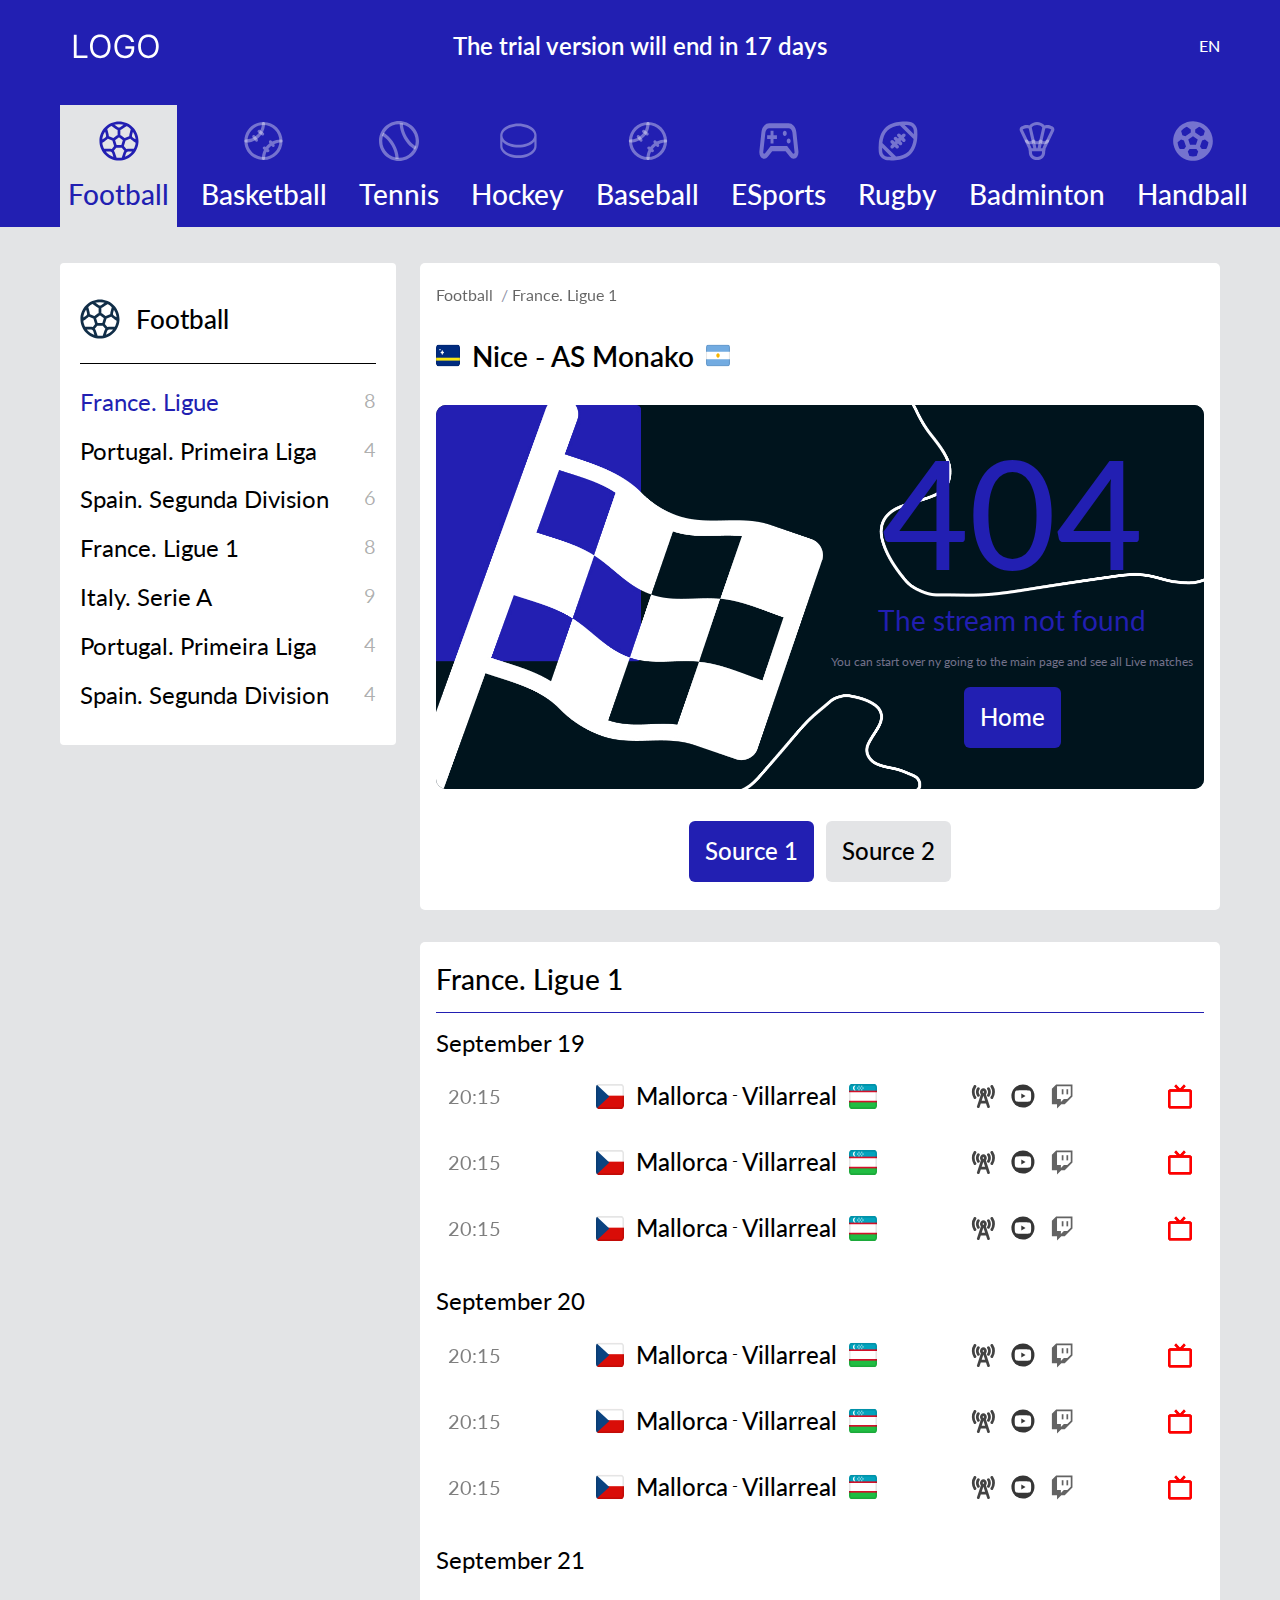
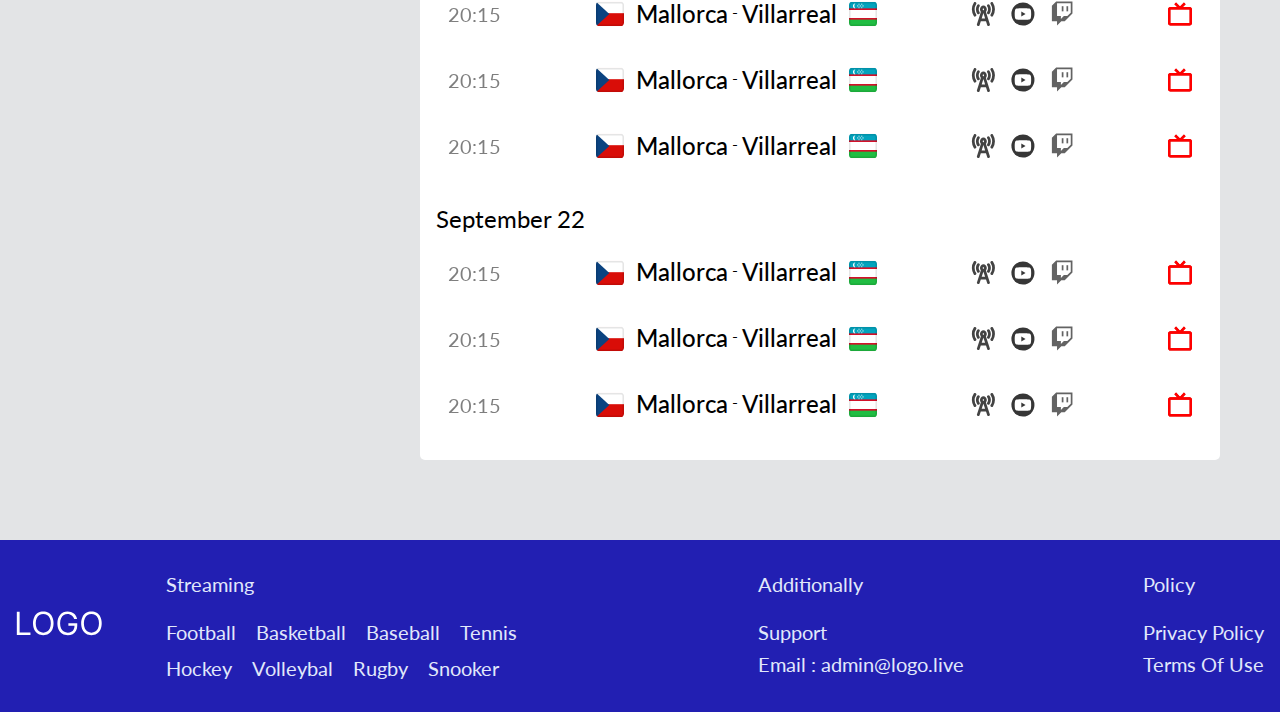
<file: page-404.html>
<!DOCTYPE html>
<html lang="en">
	<head>
		<meta charset="UTF-8" />
		<meta name="viewport" content="width=device-width, initial-scale=1.0" />
		<title>Streams</title>
		<link rel="stylesheet" href="css/output.css" />
		<link rel="stylesheet" href="css/icons.css" />
	</head>
	<body class="text-textPrimary min-w-[24.375rem] bg-bgPrimary">
		<div class="flex flex-col min-h-screen overflow-x-hidden">
			<header class="header bg-bgDark text-white py-3 lg:py-[2rem] relative z-20">
				<div class="header__container max-w-[74.5rem] px-4 mx-auto grid grid-cols-[4rem_1fr_4rem] gap-6 items-center lg:grid-cols-[7rem_1fr_7rem]">
					<div class="header__logo-wrapper flex justify-center items-center">
						<a href="index.html" class="header__logo logo">
							<img src="img/logo.svg" alt="" class="max-w-[62px] lg:max-w-[90px]" />
						</a>
					</div>
					<div class="header__text text-center font-semibold flex gap-4 justify-center lg:text-base">The trial version will end in 17 days</div>
					<div class="header__actives flex gap-5 items-center justify-end">
						<div class="header__languages relative">
							<button class="header__current-language font-medium transition-transform hover:scale-110">EN</button>
							<!-- add class 'flex' for show -->
							<div class="header__list-languages absolute top-[50%] right-0 gap-3 bg-[#ffffff40] p-2 rounded-lg translate-y-[-50%] hidden">
								<a href="#" class="header__list-languages-item transition-all hover:text-accent">EN</a>
								<a href="#" class="header__list-languages-item transition-all hover:text-accent">RU</a>
							</div>
						</div>
					</div>
				</div>
			</header>
			<nav class="toolbar overflow-x-auto bg-bgDark text-white pt-3">
				<ul class="toolbar__container max-w-[74.5rem] px-4 mx-auto flex gap-1 lg:gap-4">
					<li class="toolbar__item _active">
						<a href="#" class="toolbar__link px-1 py-2 flex flex-col gap-2 text-center items-center transition-all lg:px-2 lg:py-4 lg:gap-4">
							<svg class="toolbar__icon transition-all fill-[#ffffff60] w-6 h-6 lg:w-10 lg:h-10">
								<use xlink:href="img/sprite.svg#football"></use>
							</svg>
							<div class="toolbar__label font-medium lg:text-xl">Football</div>
						</a>
					</li>
					<li class="toolbar__item">
						<a href="#" class="toolbar__link px-1 py-2 flex flex-col gap-2 text-center items-center transition-all lg:px-2 lg:py-4 lg:gap-4">
							<svg class="toolbar__icon transition-all fill-[#ffffff60] w-6 h-6 lg:w-10 lg:h-10">
								<use xlink:href="img/sprite.svg#basketball"></use>
							</svg>
							<div class="toolbar__label font-medium lg:text-xl">Basketball</div>
						</a>
					</li>
					<li class="toolbar__item">
						<a href="#" class="toolbar__link px-1 py-2 flex flex-col gap-2 text-center items-center transition-all lg:px-2 lg:py-4 lg:gap-4">
							<svg class="toolbar__icon transition-all fill-[#ffffff60] w-6 h-6 lg:w-10 lg:h-10">
								<use xlink:href="img/sprite.svg#tennis"></use>
							</svg>
							<div class="toolbar__label font-medium lg:text-xl">Tennis</div>
						</a>
					</li>
					<li class="toolbar__item">
						<a href="#" class="toolbar__link px-1 py-2 flex flex-col gap-2 text-center items-center transition-all lg:px-2 lg:py-4 lg:gap-4">
							<svg class="toolbar__icon transition-all fill-[#ffffff60] w-6 h-6 lg:w-10 lg:h-10">
								<use xlink:href="img/sprite.svg#hockey"></use>
							</svg>
							<div class="toolbar__label font-medium lg:text-xl">Hockey</div>
						</a>
					</li>
					<li class="toolbar__item">
						<a href="#" class="toolbar__link px-1 py-2 flex flex-col gap-2 text-center items-center transition-all lg:px-2 lg:py-4 lg:gap-4">
							<svg class="toolbar__icon transition-all fill-[#ffffff60] w-6 h-6 lg:w-10 lg:h-10">
								<use xlink:href="img/sprite.svg#baseball"></use>
							</svg>
							<div class="toolbar__label font-medium lg:text-xl">Baseball</div>
						</a>
					</li>
					<li class="toolbar__item">
						<a href="#" class="toolbar__link px-1 py-2 flex flex-col gap-2 text-center items-center transition-all lg:px-2 lg:py-4 lg:gap-4">
							<svg class="toolbar__icon transition-all fill-[#ffffff60] w-6 h-6 lg:w-10 lg:h-10">
								<use xlink:href="img/sprite.svg#esports"></use>
							</svg>
							<div class="toolbar__label font-medium lg:text-xl">ESports</div>
						</a>
					</li>
					<li class="toolbar__item">
						<a href="#" class="toolbar__link px-1 py-2 flex flex-col gap-2 text-center items-center transition-all lg:px-2 lg:py-4 lg:gap-4">
							<svg class="toolbar__icon transition-all fill-[#ffffff60] w-6 h-6 lg:w-10 lg:h-10">
								<use xlink:href="img/sprite.svg#rugby"></use>
							</svg>
							<div class="toolbar__label font-medium lg:text-xl">Rugby</div>
						</a>
					</li>
					<li class="toolbar__item">
						<a href="#" class="toolbar__link px-1 py-2 flex flex-col gap-2 text-center items-center transition-all lg:px-2 lg:py-4 lg:gap-4">
							<svg class="toolbar__icon transition-all fill-[#ffffff60] w-6 h-6 lg:w-10 lg:h-10">
								<use xlink:href="img/sprite.svg#badminton"></use>
							</svg>
							<div class="toolbar__label font-medium lg:text-xl">Badminton</div>
						</a>
					</li>
					<li class="toolbar__item">
						<a href="#" class="toolbar__link px-1 py-2 flex flex-col gap-2 text-center items-center transition-all lg:px-2 lg:py-4 lg:gap-4">
							<svg class="toolbar__icon transition-all fill-[#ffffff60] w-6 h-6 lg:w-10 lg:h-10">
								<use xlink:href="img/sprite.svg#handball"></use>
							</svg>
							<div class="toolbar__label font-medium lg:text-xl">Handball</div>
						</a>
					</li>
				</ul>
			</nav>
			<main class="page pt-4 pb-9 lg:pt-9 lg:pb-20">
				<div class="container max-w-[74.5rem] px-4 mx-auto lg:flex gap-6 items-start">
					<aside class="sidebar hidden lg:block basis-[21rem] rounded-[4px] bg-bgWhite py-9 px-5">
						<div class="siidebar__heading pb-6 border-b border-b-black mb-5 lg:mb-6">
							<h2 class="siidebar__title flex gap-4 items-center font-medium text-lg">
								<svg class="sidebar__title-icon fill-[#112E48] w-6 h-6 lg:w-10 lg:h-10">
									<use xlink:href="img/sprite.svg#football"></use>
								</svg>
								<span>Football</span>
							</h2>
						</div>
						<ul class="sidebar__leagues flex flex-col gap-5">
							<li class="sidebar__league">
								<a href="#" class="sidebar__league-link text-base flex gap-3 hover:text-accent _active"
									>France. Ligue<span class="grow text-right text-sm text-[#00000050]">8</span>
								</a>
							</li>
							<li class="sidebar__league">
								<a href="#" class="sidebar__league-link text-base flex gap-3 hover:text-accent"
									>Portugal. Primeira Liga<span class="grow text-right text-sm text-[#00000050]">4</span>
								</a>
							</li>
							<li class="sidebar__league">
								<a href="#" class="sidebar__league-link text-base flex gap-3 hover:text-accent"
									>Spain. Segunda Division<span class="grow text-right text-sm text-[#00000050]">6</span>
								</a>
							</li>
							<li class="sidebar__league">
								<a href="#" class="sidebar__league-link text-base flex gap-3 hover:text-accent">France. Ligue 1<span class="grow text-right text-sm text-[#00000050]">8</span> </a>
							</li>
							<li class="sidebar__league">
								<a href="#" class="sidebar__league-link text-base flex gap-3 hover:text-accent">Italy. Serie A<span class="grow text-right text-sm text-[#00000050]">9</span> </a>
							</li>
							<li class="sidebar__league">
								<a href="#" class="sidebar__league-link text-base flex gap-3 hover:text-accent"
									>Portugal. Primeira Liga<span class="grow text-right text-sm text-[#00000050]">4</span>
								</a>
							</li>
							<li class="sidebar__league">
								<a href="#" class="sidebar__league-link text-base flex gap-3 hover:text-accent"
									>Spain. Segunda Division<span class="grow text-right text-sm text-[#00000050]">4</span>
								</a>
							</li>
						</ul>
					</aside>
					<div class="lg:flex-grow">
						<div class="content pt-5 pr-4 pl-4 pb-7 bg-bgWhite rounded-[5px]">
							<nav class="breadcrumbs overflow-x-auto mb-5 lg:mb-8">
								<ul class="breadcrumbs__list flex gap-1 items-center">
									<li class="breadcrumbs__item">
										<a href="#" class="breadcrumbs__link link opacity-60">Football</a>
										<span class="text-[#17285380] inline-block ml-1">/</span>
									</li>
									<li class="breadcrumbs__item">
										<a href="#" class="breadcrumbs__link link opacity-60">France. Ligue 1 </a>
									</li>
								</ul>
							</nav>
							<h1 class="game-title flex gap-3 items-center font-semibold text-lg mb-5 lg:mb-8 lg:text-xl">
								<img src="img/flags/CW.svg" alt="" class="max-w-6 lg:max-w-8" />
								<span>Nice - AS Monako</span>
								<img src="img/flags/AR.svg" alt="" class="max-w-6 lg:max-w-8" />
							</h1>
							<div class="player-wrapper bg-[#00141e]">
								<div class="player-place">
									<div class="not-found w-full h-full">
										<div class="not-found__content max-w-[60%] ml-auto text-accent text-center flex flex-col items-center gap-1 sm:gap-4 xl:max-w-[50%]">
											<span class="not-found__code text-6xl font-medium sm:mt-8 sm:text-8xl xl:text-[150px]">404</span>
											<div class="not-found__title sm:text-xl">The stream not found</div>
											<div class="not-found__text text-[#73718A] text-[12px]">You can start over ny going to the main page and see all Live matches</div>
											<a href="index.html" class="not-found__button button _active">Home</a>
										</div>
									</div>
								</div>
							</div>
							<div class="sources flex gap-3 justify-center">
								<a href="#" class="button button--secondary _active">Source 1</a>
								<a href="#" class="button button--secondary">Source 2</a>
							</div>
						</div>
						<div class="content pt-5 pr-4 pl-4 pb-7 bg-bgWhite rounded-[5px]">
							<div class="pb-4 border-b border-b-accent mb-4">
								<h2 class="content__title font-medium text-[18px] lg:text-xl">France. Ligue 1</h2>
							</div>
							<div class="liga liga--without-border">
								<h3 class="liga__title mb-3 lg:text-base">September 19</h3>
								<ul class="liga__list flex flex-col gap-2 lg:gap-3">
									<li class="liga__item game flex items-center gap-5 py-2 px-3 rounded-[5px] transition-all hover:bg-[#F4F4FB] justify-between lg:px-3 lg:py-3">
										<span class="game__time opacity-50 lg:text-[20px]">20:15</span>
										<div>
											<a href="#" class="game__partners transition-colors hover:text-accent lg:flex lg:gap-1">
												<div class="game__partner flex gap-3 items-center font-medium lg:text-base">
													<img src="img/flags/CZ.svg" alt="" class="w-4 lg:w-7" />
													<span>Mallorca</span>
												</div>
												<span class="hidden lg:inline-block">-</span>
												<div class="game__partner flex gap-3 items-center font-medium lg:text-base lg:flex-row-reverse">
													<img src="img/flags/UZ.svg" alt="" class="w-4 lg:w-7" />
													<span>Villarreal</span>
												</div>
											</a>
										</div>
										<div class="liga__platforms flex gap-2 items-center lg:gap-4">
											<a href="#" class="liga__platform">
												<img src="img/platforms/loc.svg" alt="" class="max-w-4 _grey-filter lg:max-w-6" />
											</a>
											<a href="#" class="liga__platform">
												<img src="img/platforms/youtube.svg" alt="" class="max-w-4 _grey-filter lg:max-w-6" />
											</a>
											<a href="#" class="liga__platform">
												<img src="img/platforms/twitch.svg" alt="" class="max-w-4 _grey-filter lg:max-w-6" />
											</a>
										</div>
										<a href="#" class="liga__play-btn transition-all hover:scale-110">
											<img src="img/platforms/tele.svg" alt="" class="max-w-4 lg:max-w-6" />
										</a>
									</li>
									<li class="liga__item game flex items-center gap-5 py-2 px-3 rounded-[5px] transition-all hover:bg-[#F4F4FB] justify-between lg:px-3 lg:py-3">
										<span class="game__time opacity-50 lg:text-[20px]">20:15</span>
										<div>
											<a href="#" class="game__partners transition-colors hover:text-accent lg:flex lg:gap-1">
												<div class="game__partner flex gap-3 items-center font-medium lg:text-base">
													<img src="img/flags/CZ.svg" alt="" class="w-4 lg:w-7" />
													<span>Mallorca</span>
												</div>
												<span class="hidden lg:inline-block">-</span>
												<div class="game__partner flex gap-3 items-center font-medium lg:text-base lg:flex-row-reverse">
													<img src="img/flags/UZ.svg" alt="" class="w-4 lg:w-7" />
													<span>Villarreal</span>
												</div>
											</a>
										</div>
										<div class="liga__platforms flex gap-2 items-center lg:gap-4">
											<a href="#" class="liga__platform">
												<img src="img/platforms/loc.svg" alt="" class="max-w-4 _grey-filter lg:max-w-6" />
											</a>
											<a href="#" class="liga__platform">
												<img src="img/platforms/youtube.svg" alt="" class="max-w-4 _grey-filter lg:max-w-6" />
											</a>
											<a href="#" class="liga__platform">
												<img src="img/platforms/twitch.svg" alt="" class="max-w-4 _grey-filter lg:max-w-6" />
											</a>
										</div>
										<a href="#" class="liga__play-btn transition-all hover:scale-110">
											<img src="img/platforms/tele.svg" alt="" class="max-w-4 lg:max-w-6" />
										</a>
									</li>
									<li class="liga__item game flex items-center gap-5 py-2 px-3 rounded-[5px] transition-all hover:bg-[#F4F4FB] justify-between lg:px-3 lg:py-3">
										<span class="game__time opacity-50 lg:text-[20px]">20:15</span>
										<div>
											<a href="#" class="game__partners transition-colors hover:text-accent lg:flex lg:gap-1">
												<div class="game__partner flex gap-3 items-center font-medium lg:text-base">
													<img src="img/flags/CZ.svg" alt="" class="w-4 lg:w-7" />
													<span>Mallorca</span>
												</div>
												<span class="hidden lg:inline-block">-</span>
												<div class="game__partner flex gap-3 items-center font-medium lg:text-base lg:flex-row-reverse">
													<img src="img/flags/UZ.svg" alt="" class="w-4 lg:w-7" />
													<span>Villarreal</span>
												</div>
											</a>
										</div>
										<div class="liga__platforms flex gap-2 items-center lg:gap-4">
											<a href="#" class="liga__platform">
												<img src="img/platforms/loc.svg" alt="" class="max-w-4 _grey-filter lg:max-w-6" />
											</a>
											<a href="#" class="liga__platform">
												<img src="img/platforms/youtube.svg" alt="" class="max-w-4 _grey-filter lg:max-w-6" />
											</a>
											<a href="#" class="liga__platform">
												<img src="img/platforms/twitch.svg" alt="" class="max-w-4 _grey-filter lg:max-w-6" />
											</a>
										</div>
										<a href="#" class="liga__play-btn transition-all hover:scale-110">
											<img src="img/platforms/tele.svg" alt="" class="max-w-4 lg:max-w-6" />
										</a>
									</li>
								</ul>
							</div>
							<div class="liga liga--without-border">
								<h3 class="liga__title mb-3 lg:text-base">September 20</h3>
								<ul class="liga__list flex flex-col gap-2 lg:gap-3">
									<li class="liga__item game flex items-center gap-5 py-2 px-3 rounded-[5px] transition-all hover:bg-[#F4F4FB] justify-between lg:px-3 lg:py-3">
										<span class="game__time opacity-50 lg:text-[20px]">20:15</span>
										<div>
											<a href="#" class="game__partners transition-colors hover:text-accent lg:flex lg:gap-1">
												<div class="game__partner flex gap-3 items-center font-medium lg:text-base">
													<img src="img/flags/CZ.svg" alt="" class="w-4 lg:w-7" />
													<span>Mallorca</span>
												</div>
												<span class="hidden lg:inline-block">-</span>
												<div class="game__partner flex gap-3 items-center font-medium lg:text-base lg:flex-row-reverse">
													<img src="img/flags/UZ.svg" alt="" class="w-4 lg:w-7" />
													<span>Villarreal</span>
												</div>
											</a>
										</div>
										<div class="liga__platforms flex gap-2 items-center lg:gap-4">
											<a href="#" class="liga__platform">
												<img src="img/platforms/loc.svg" alt="" class="max-w-4 _grey-filter lg:max-w-6" />
											</a>
											<a href="#" class="liga__platform">
												<img src="img/platforms/youtube.svg" alt="" class="max-w-4 _grey-filter lg:max-w-6" />
											</a>
											<a href="#" class="liga__platform">
												<img src="img/platforms/twitch.svg" alt="" class="max-w-4 _grey-filter lg:max-w-6" />
											</a>
										</div>
										<a href="#" class="liga__play-btn transition-all hover:scale-110">
											<img src="img/platforms/tele.svg" alt="" class="max-w-4 lg:max-w-6" />
										</a>
									</li>
									<li class="liga__item game flex items-center gap-5 py-2 px-3 rounded-[5px] transition-all hover:bg-[#F4F4FB] justify-between lg:px-3 lg:py-3">
										<span class="game__time opacity-50 lg:text-[20px]">20:15</span>
										<div>
											<a href="#" class="game__partners transition-colors hover:text-accent lg:flex lg:gap-1">
												<div class="game__partner flex gap-3 items-center font-medium lg:text-base">
													<img src="img/flags/CZ.svg" alt="" class="w-4 lg:w-7" />
													<span>Mallorca</span>
												</div>
												<span class="hidden lg:inline-block">-</span>
												<div class="game__partner flex gap-3 items-center font-medium lg:text-base lg:flex-row-reverse">
													<img src="img/flags/UZ.svg" alt="" class="w-4 lg:w-7" />
													<span>Villarreal</span>
												</div>
											</a>
										</div>
										<div class="liga__platforms flex gap-2 items-center lg:gap-4">
											<a href="#" class="liga__platform">
												<img src="img/platforms/loc.svg" alt="" class="max-w-4 _grey-filter lg:max-w-6" />
											</a>
											<a href="#" class="liga__platform">
												<img src="img/platforms/youtube.svg" alt="" class="max-w-4 _grey-filter lg:max-w-6" />
											</a>
											<a href="#" class="liga__platform">
												<img src="img/platforms/twitch.svg" alt="" class="max-w-4 _grey-filter lg:max-w-6" />
											</a>
										</div>
										<a href="#" class="liga__play-btn transition-all hover:scale-110">
											<img src="img/platforms/tele.svg" alt="" class="max-w-4 lg:max-w-6" />
										</a>
									</li>
									<li class="liga__item game flex items-center gap-5 py-2 px-3 rounded-[5px] transition-all hover:bg-[#F4F4FB] justify-between lg:px-3 lg:py-3">
										<span class="game__time opacity-50 lg:text-[20px]">20:15</span>
										<div>
											<a href="#" class="game__partners transition-colors hover:text-accent lg:flex lg:gap-1">
												<div class="game__partner flex gap-3 items-center font-medium lg:text-base">
													<img src="img/flags/CZ.svg" alt="" class="w-4 lg:w-7" />
													<span>Mallorca</span>
												</div>
												<span class="hidden lg:inline-block">-</span>
												<div class="game__partner flex gap-3 items-center font-medium lg:text-base lg:flex-row-reverse">
													<img src="img/flags/UZ.svg" alt="" class="w-4 lg:w-7" />
													<span>Villarreal</span>
												</div>
											</a>
										</div>
										<div class="liga__platforms flex gap-2 items-center lg:gap-4">
											<a href="#" class="liga__platform">
												<img src="img/platforms/loc.svg" alt="" class="max-w-4 _grey-filter lg:max-w-6" />
											</a>
											<a href="#" class="liga__platform">
												<img src="img/platforms/youtube.svg" alt="" class="max-w-4 _grey-filter lg:max-w-6" />
											</a>
											<a href="#" class="liga__platform">
												<img src="img/platforms/twitch.svg" alt="" class="max-w-4 _grey-filter lg:max-w-6" />
											</a>
										</div>
										<a href="#" class="liga__play-btn transition-all hover:scale-110">
											<img src="img/platforms/tele.svg" alt="" class="max-w-4 lg:max-w-6" />
										</a>
									</li>
								</ul>
							</div>
							<div class="liga liga--without-border">
								<h3 class="liga__title mb-3 lg:text-base">September 21</h3>
								<ul class="liga__list flex flex-col gap-2 lg:gap-3">
									<li class="liga__item game flex items-center gap-5 py-2 px-3 rounded-[5px] transition-all hover:bg-[#F4F4FB] justify-between lg:px-3 lg:py-3">
										<span class="game__time opacity-50 lg:text-[20px]">20:15</span>
										<div>
											<a href="#" class="game__partners transition-colors hover:text-accent lg:flex lg:gap-1">
												<div class="game__partner flex gap-3 items-center font-medium lg:text-base">
													<img src="img/flags/CZ.svg" alt="" class="w-4 lg:w-7" />
													<span>Mallorca</span>
												</div>
												<span class="hidden lg:inline-block">-</span>
												<div class="game__partner flex gap-3 items-center font-medium lg:text-base lg:flex-row-reverse">
													<img src="img/flags/UZ.svg" alt="" class="w-4 lg:w-7" />
													<span>Villarreal</span>
												</div>
											</a>
										</div>
										<div class="liga__platforms flex gap-2 items-center lg:gap-4">
											<a href="#" class="liga__platform">
												<img src="img/platforms/loc.svg" alt="" class="max-w-4 _grey-filter lg:max-w-6" />
											</a>
											<a href="#" class="liga__platform">
												<img src="img/platforms/youtube.svg" alt="" class="max-w-4 _grey-filter lg:max-w-6" />
											</a>
											<a href="#" class="liga__platform">
												<img src="img/platforms/twitch.svg" alt="" class="max-w-4 _grey-filter lg:max-w-6" />
											</a>
										</div>
										<a href="#" class="liga__play-btn transition-all hover:scale-110">
											<img src="img/platforms/tele.svg" alt="" class="max-w-4 lg:max-w-6" />
										</a>
									</li>
									<li class="liga__item game flex items-center gap-5 py-2 px-3 rounded-[5px] transition-all hover:bg-[#F4F4FB] justify-between lg:px-3 lg:py-3">
										<span class="game__time opacity-50 lg:text-[20px]">20:15</span>
										<div>
											<a href="#" class="game__partners transition-colors hover:text-accent lg:flex lg:gap-1">
												<div class="game__partner flex gap-3 items-center font-medium lg:text-base">
													<img src="img/flags/CZ.svg" alt="" class="w-4 lg:w-7" />
													<span>Mallorca</span>
												</div>
												<span class="hidden lg:inline-block">-</span>
												<div class="game__partner flex gap-3 items-center font-medium lg:text-base lg:flex-row-reverse">
													<img src="img/flags/UZ.svg" alt="" class="w-4 lg:w-7" />
													<span>Villarreal</span>
												</div>
											</a>
										</div>
										<div class="liga__platforms flex gap-2 items-center lg:gap-4">
											<a href="#" class="liga__platform">
												<img src="img/platforms/loc.svg" alt="" class="max-w-4 _grey-filter lg:max-w-6" />
											</a>
											<a href="#" class="liga__platform">
												<img src="img/platforms/youtube.svg" alt="" class="max-w-4 _grey-filter lg:max-w-6" />
											</a>
											<a href="#" class="liga__platform">
												<img src="img/platforms/twitch.svg" alt="" class="max-w-4 _grey-filter lg:max-w-6" />
											</a>
										</div>
										<a href="#" class="liga__play-btn transition-all hover:scale-110">
											<img src="img/platforms/tele.svg" alt="" class="max-w-4 lg:max-w-6" />
										</a>
									</li>
									<li class="liga__item game flex items-center gap-5 py-2 px-3 rounded-[5px] transition-all hover:bg-[#F4F4FB] justify-between lg:px-3 lg:py-3">
										<span class="game__time opacity-50 lg:text-[20px]">20:15</span>
										<div>
											<a href="#" class="game__partners transition-colors hover:text-accent lg:flex lg:gap-1">
												<div class="game__partner flex gap-3 items-center font-medium lg:text-base">
													<img src="img/flags/CZ.svg" alt="" class="w-4 lg:w-7" />
													<span>Mallorca</span>
												</div>
												<span class="hidden lg:inline-block">-</span>
												<div class="game__partner flex gap-3 items-center font-medium lg:text-base lg:flex-row-reverse">
													<img src="img/flags/UZ.svg" alt="" class="w-4 lg:w-7" />
													<span>Villarreal</span>
												</div>
											</a>
										</div>
										<div class="liga__platforms flex gap-2 items-center lg:gap-4">
											<a href="#" class="liga__platform">
												<img src="img/platforms/loc.svg" alt="" class="max-w-4 _grey-filter lg:max-w-6" />
											</a>
											<a href="#" class="liga__platform">
												<img src="img/platforms/youtube.svg" alt="" class="max-w-4 _grey-filter lg:max-w-6" />
											</a>
											<a href="#" class="liga__platform">
												<img src="img/platforms/twitch.svg" alt="" class="max-w-4 _grey-filter lg:max-w-6" />
											</a>
										</div>
										<a href="#" class="liga__play-btn transition-all hover:scale-110">
											<img src="img/platforms/tele.svg" alt="" class="max-w-4 lg:max-w-6" />
										</a>
									</li>
								</ul>
							</div>
							<div class="liga liga--without-border">
								<h3 class="liga__title mb-3 lg:text-base">September 22</h3>
								<ul class="liga__list flex flex-col gap-2 lg:gap-3">
									<li class="liga__item game flex items-center gap-5 py-2 px-3 rounded-[5px] transition-all hover:bg-[#F4F4FB] justify-between lg:px-3 lg:py-3">
										<span class="game__time opacity-50 lg:text-[20px]">20:15</span>
										<div>
											<a href="#" class="game__partners transition-colors hover:text-accent lg:flex lg:gap-1">
												<div class="game__partner flex gap-3 items-center font-medium lg:text-base">
													<img src="img/flags/CZ.svg" alt="" class="w-4 lg:w-7" />
													<span>Mallorca</span>
												</div>
												<span class="hidden lg:inline-block">-</span>
												<div class="game__partner flex gap-3 items-center font-medium lg:text-base lg:flex-row-reverse">
													<img src="img/flags/UZ.svg" alt="" class="w-4 lg:w-7" />
													<span>Villarreal</span>
												</div>
											</a>
										</div>
										<div class="liga__platforms flex gap-2 items-center lg:gap-4">
											<a href="#" class="liga__platform">
												<img src="img/platforms/loc.svg" alt="" class="max-w-4 _grey-filter lg:max-w-6" />
											</a>
											<a href="#" class="liga__platform">
												<img src="img/platforms/youtube.svg" alt="" class="max-w-4 _grey-filter lg:max-w-6" />
											</a>
											<a href="#" class="liga__platform">
												<img src="img/platforms/twitch.svg" alt="" class="max-w-4 _grey-filter lg:max-w-6" />
											</a>
										</div>
										<a href="#" class="liga__play-btn transition-all hover:scale-110">
											<img src="img/platforms/tele.svg" alt="" class="max-w-4 lg:max-w-6" />
										</a>
									</li>
									<li class="liga__item game flex items-center gap-5 py-2 px-3 rounded-[5px] transition-all hover:bg-[#F4F4FB] justify-between lg:px-3 lg:py-3">
										<span class="game__time opacity-50 lg:text-[20px]">20:15</span>
										<div>
											<a href="#" class="game__partners transition-colors hover:text-accent lg:flex lg:gap-1">
												<div class="game__partner flex gap-3 items-center font-medium lg:text-base">
													<img src="img/flags/CZ.svg" alt="" class="w-4 lg:w-7" />
													<span>Mallorca</span>
												</div>
												<span class="hidden lg:inline-block">-</span>
												<div class="game__partner flex gap-3 items-center font-medium lg:text-base lg:flex-row-reverse">
													<img src="img/flags/UZ.svg" alt="" class="w-4 lg:w-7" />
													<span>Villarreal</span>
												</div>
											</a>
										</div>
										<div class="liga__platforms flex gap-2 items-center lg:gap-4">
											<a href="#" class="liga__platform">
												<img src="img/platforms/loc.svg" alt="" class="max-w-4 _grey-filter lg:max-w-6" />
											</a>
											<a href="#" class="liga__platform">
												<img src="img/platforms/youtube.svg" alt="" class="max-w-4 _grey-filter lg:max-w-6" />
											</a>
											<a href="#" class="liga__platform">
												<img src="img/platforms/twitch.svg" alt="" class="max-w-4 _grey-filter lg:max-w-6" />
											</a>
										</div>
										<a href="#" class="liga__play-btn transition-all hover:scale-110">
											<img src="img/platforms/tele.svg" alt="" class="max-w-4 lg:max-w-6" />
										</a>
									</li>
									<li class="liga__item game flex items-center gap-5 py-2 px-3 rounded-[5px] transition-all hover:bg-[#F4F4FB] justify-between lg:px-3 lg:py-3">
										<span class="game__time opacity-50 lg:text-[20px]">20:15</span>
										<div>
											<a href="#" class="game__partners transition-colors hover:text-accent lg:flex lg:gap-1">
												<div class="game__partner flex gap-3 items-center font-medium lg:text-base">
													<img src="img/flags/CZ.svg" alt="" class="w-4 lg:w-7" />
													<span>Mallorca</span>
												</div>
												<span class="hidden lg:inline-block">-</span>
												<div class="game__partner flex gap-3 items-center font-medium lg:text-base lg:flex-row-reverse">
													<img src="img/flags/UZ.svg" alt="" class="w-4 lg:w-7" />
													<span>Villarreal</span>
												</div>
											</a>
										</div>
										<div class="liga__platforms flex gap-2 items-center lg:gap-4">
											<a href="#" class="liga__platform">
												<img src="img/platforms/loc.svg" alt="" class="max-w-4 _grey-filter lg:max-w-6" />
											</a>
											<a href="#" class="liga__platform">
												<img src="img/platforms/youtube.svg" alt="" class="max-w-4 _grey-filter lg:max-w-6" />
											</a>
											<a href="#" class="liga__platform">
												<img src="img/platforms/twitch.svg" alt="" class="max-w-4 _grey-filter lg:max-w-6" />
											</a>
										</div>
										<a href="#" class="liga__play-btn transition-all hover:scale-110">
											<img src="img/platforms/tele.svg" alt="" class="max-w-4 lg:max-w-6" />
										</a>
									</li>
								</ul>
							</div>
						</div>
					</div>
				</div>
			</main>
			<footer class="footer bg-bgDark text-textLight py-[2rem] lg:text-sm">
				<div class="footer__container max-w-[86.25rem] px-4 mx-auto flex flex-col gap-5 lg:flex-row lg:gap-16">
					<div class="footer__logo-wrapper lg:self-center lg:order-1">
						<a href="index.html" class="footer__logo logo">
							<img src="img/logo.svg" alt="" class="max-w-[90px]" />
						</a>
					</div>
					<nav class="footer__part max-w-[25.75rem] lg:order-2">
						<h3 class="footer__label mb-6 text-sm">Streaming</h3>
						<ul class="footer__list flex gap-x-5 gap-y-3 flex-wrap">
							<li class="footer__list-item">
								<a href="#" class="footer__link hover:underline">Football</a>
							</li>
							<li class="footer__list-item">
								<a href="#" class="footer__link hover:underline">Basketball</a>
							</li>
							<li class="footer__list-item">
								<a href="#" class="footer__link hover:underline">Baseball</a>
							</li>
							<li class="footer__list-item">
								<a href="#" class="footer__link hover:underline">Tennis</a>
							</li>
							<li class="footer__list-item">
								<a href="#" class="footer__link hover:underline">Hockey</a>
							</li>
							<li class="footer__list-item">
								<a href="#" class="footer__link hover:underline">Volleybal</a>
							</li>
							<li class="footer__list-item">
								<a href="#" class="footer__link hover:underline">Rugby</a>
							</li>
							<li class="footer__list-item">
								<a href="#" class="footer__link hover:underline">Snooker</a>
							</li>
						</ul>
					</nav>
					<div class="footer__part lg:ml-auto lg:order-4">
						<h3 class="footer__label mb-6 text-sm">Policy</h3>
						<ul class="footer__list">
							<li class="footer__list-item">
								<div class="mb-2">
									<a href="mailto:admin@logo.live" class="footer__link hover:underline">Privacy Policy</a>
								</div>
								<div>
									<a href="mailto:admin@logo.live" class="footer__link hover:underline">Terms Of Use</a>
								</div>
							</li>
						</ul>
					</div>
					<div class="footer__part lg:ml-auto lg:order-3">
						<h3 class="footer__label mb-6 text-sm">Additionally</h3>
						<ul class="footer__list">
							<li class="footer__list-item">
								<div class="footer__list-label mb-2">Support</div>
								<div>
									Email :
									<a href="mailto:admin@logo.live" class="footer__link hover:underline">admin@logo.live</a>
								</div>
							</li>
						</ul>
					</div>
				</div>
			</footer>
		</div>
		<script src="js/script.js"></script>
	</body>
</html>
</file>
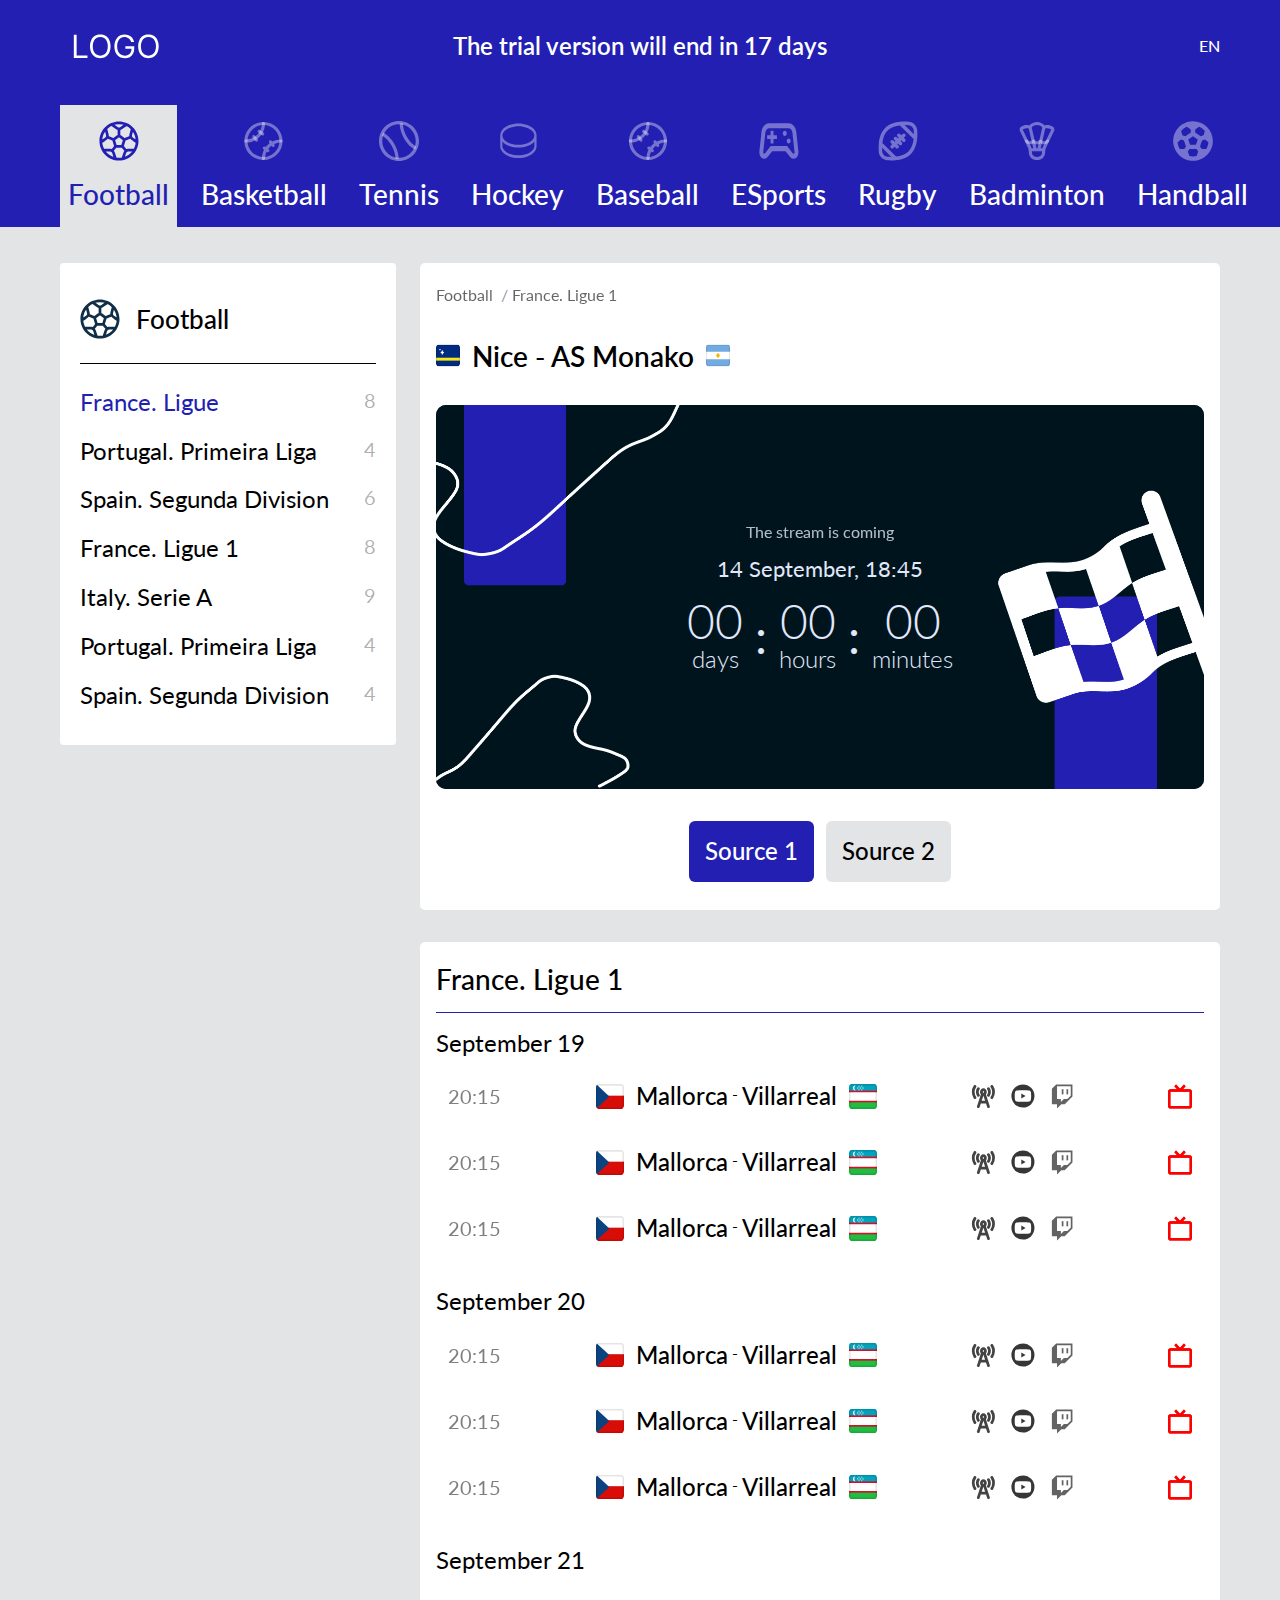
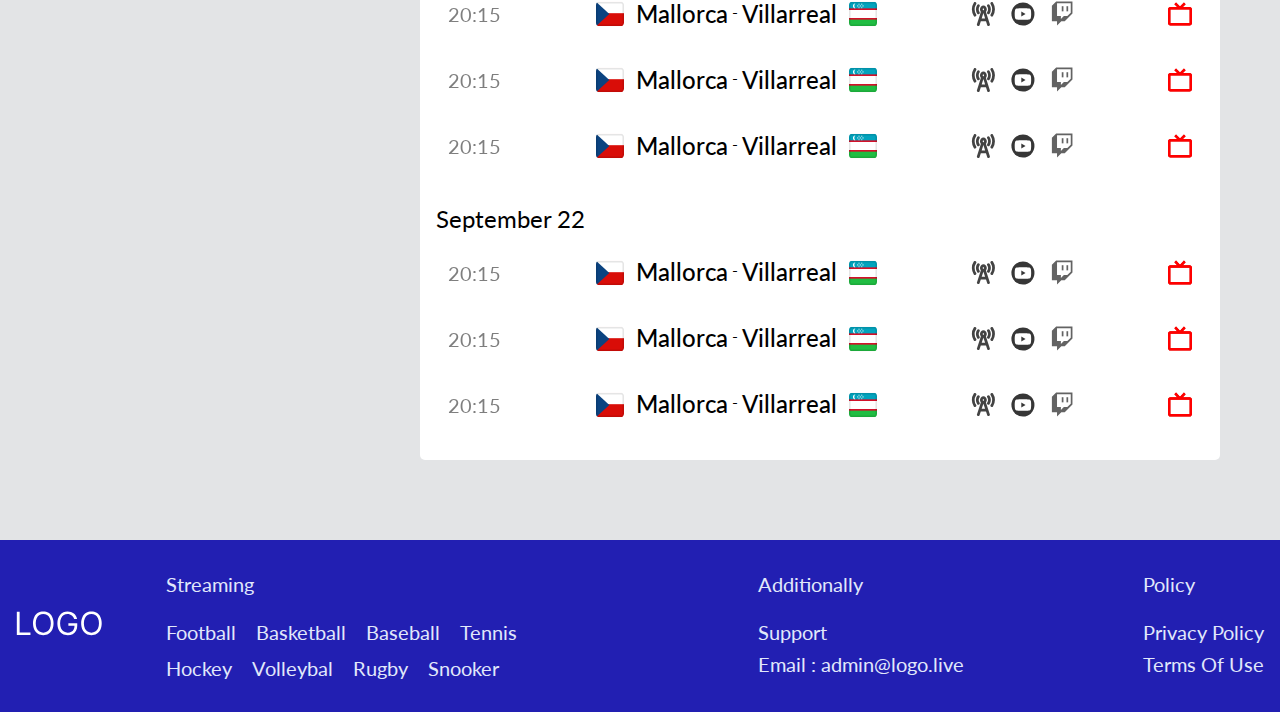
<file: page-timer.html>
<!DOCTYPE html>
<html lang="en">
	<head>
		<meta charset="UTF-8" />
		<meta name="viewport" content="width=device-width, initial-scale=1.0" />
		<title>Streams</title>
		<link rel="stylesheet" href="css/output.css" />
		<link rel="stylesheet" href="css/icons.css" />
	</head>
	<body class="text-textPrimary min-w-[24.375rem] bg-bgPrimary">
		<div class="flex flex-col min-h-screen overflow-x-hidden">
			<header class="header bg-bgDark text-white py-3 lg:py-[2rem] relative z-20">
				<div class="header__container max-w-[74.5rem] px-4 mx-auto grid grid-cols-[4rem_1fr_4rem] gap-6 items-center lg:grid-cols-[7rem_1fr_7rem]">
					<div class="header__logo-wrapper flex justify-center items-center">
						<a href="index.html" class="header__logo logo">
							<img src="img/logo.svg" alt="" class="max-w-[62px] lg:max-w-[90px]" />
						</a>
					</div>
					<div class="header__text text-center font-semibold flex gap-4 justify-center lg:text-base">The trial version will end in 17 days</div>
					<div class="header__actives flex gap-5 items-center justify-end">
						<div class="header__languages relative">
							<button class="header__current-language font-medium transition-transform hover:scale-110">EN</button>
							<!-- add class 'flex' for show -->
							<div class="header__list-languages absolute top-[50%] right-0 gap-3 bg-[#ffffff40] p-2 rounded-lg translate-y-[-50%] hidden">
								<a href="#" class="header__list-languages-item transition-all hover:text-accent">EN</a>
								<a href="#" class="header__list-languages-item transition-all hover:text-accent">RU</a>
							</div>
						</div>
					</div>
				</div>
			</header>
			<nav class="toolbar overflow-x-auto bg-bgDark text-white pt-3">
				<ul class="toolbar__container max-w-[74.5rem] px-4 mx-auto flex gap-1 lg:gap-4">
					<li class="toolbar__item _active">
						<a href="#" class="toolbar__link px-1 py-2 flex flex-col gap-2 text-center items-center transition-all lg:px-2 lg:py-4 lg:gap-4">
							<svg class="toolbar__icon transition-all fill-[#ffffff60] w-6 h-6 lg:w-10 lg:h-10">
								<use xlink:href="img/sprite.svg#football"></use>
							</svg>
							<div class="toolbar__label font-medium lg:text-xl">Football</div>
						</a>
					</li>
					<li class="toolbar__item">
						<a href="#" class="toolbar__link px-1 py-2 flex flex-col gap-2 text-center items-center transition-all lg:px-2 lg:py-4 lg:gap-4">
							<svg class="toolbar__icon transition-all fill-[#ffffff60] w-6 h-6 lg:w-10 lg:h-10">
								<use xlink:href="img/sprite.svg#basketball"></use>
							</svg>
							<div class="toolbar__label font-medium lg:text-xl">Basketball</div>
						</a>
					</li>
					<li class="toolbar__item">
						<a href="#" class="toolbar__link px-1 py-2 flex flex-col gap-2 text-center items-center transition-all lg:px-2 lg:py-4 lg:gap-4">
							<svg class="toolbar__icon transition-all fill-[#ffffff60] w-6 h-6 lg:w-10 lg:h-10">
								<use xlink:href="img/sprite.svg#tennis"></use>
							</svg>
							<div class="toolbar__label font-medium lg:text-xl">Tennis</div>
						</a>
					</li>
					<li class="toolbar__item">
						<a href="#" class="toolbar__link px-1 py-2 flex flex-col gap-2 text-center items-center transition-all lg:px-2 lg:py-4 lg:gap-4">
							<svg class="toolbar__icon transition-all fill-[#ffffff60] w-6 h-6 lg:w-10 lg:h-10">
								<use xlink:href="img/sprite.svg#hockey"></use>
							</svg>
							<div class="toolbar__label font-medium lg:text-xl">Hockey</div>
						</a>
					</li>
					<li class="toolbar__item">
						<a href="#" class="toolbar__link px-1 py-2 flex flex-col gap-2 text-center items-center transition-all lg:px-2 lg:py-4 lg:gap-4">
							<svg class="toolbar__icon transition-all fill-[#ffffff60] w-6 h-6 lg:w-10 lg:h-10">
								<use xlink:href="img/sprite.svg#baseball"></use>
							</svg>
							<div class="toolbar__label font-medium lg:text-xl">Baseball</div>
						</a>
					</li>
					<li class="toolbar__item">
						<a href="#" class="toolbar__link px-1 py-2 flex flex-col gap-2 text-center items-center transition-all lg:px-2 lg:py-4 lg:gap-4">
							<svg class="toolbar__icon transition-all fill-[#ffffff60] w-6 h-6 lg:w-10 lg:h-10">
								<use xlink:href="img/sprite.svg#esports"></use>
							</svg>
							<div class="toolbar__label font-medium lg:text-xl">ESports</div>
						</a>
					</li>
					<li class="toolbar__item">
						<a href="#" class="toolbar__link px-1 py-2 flex flex-col gap-2 text-center items-center transition-all lg:px-2 lg:py-4 lg:gap-4">
							<svg class="toolbar__icon transition-all fill-[#ffffff60] w-6 h-6 lg:w-10 lg:h-10">
								<use xlink:href="img/sprite.svg#rugby"></use>
							</svg>
							<div class="toolbar__label font-medium lg:text-xl">Rugby</div>
						</a>
					</li>
					<li class="toolbar__item">
						<a href="#" class="toolbar__link px-1 py-2 flex flex-col gap-2 text-center items-center transition-all lg:px-2 lg:py-4 lg:gap-4">
							<svg class="toolbar__icon transition-all fill-[#ffffff60] w-6 h-6 lg:w-10 lg:h-10">
								<use xlink:href="img/sprite.svg#badminton"></use>
							</svg>
							<div class="toolbar__label font-medium lg:text-xl">Badminton</div>
						</a>
					</li>
					<li class="toolbar__item">
						<a href="#" class="toolbar__link px-1 py-2 flex flex-col gap-2 text-center items-center transition-all lg:px-2 lg:py-4 lg:gap-4">
							<svg class="toolbar__icon transition-all fill-[#ffffff60] w-6 h-6 lg:w-10 lg:h-10">
								<use xlink:href="img/sprite.svg#handball"></use>
							</svg>
							<div class="toolbar__label font-medium lg:text-xl">Handball</div>
						</a>
					</li>
				</ul>
			</nav>
			<main class="page pt-4 pb-9 lg:pt-9 lg:pb-20">
				<div class="container max-w-[74.5rem] px-4 mx-auto lg:flex gap-6 items-start">
					<aside class="sidebar hidden lg:block basis-[21rem] rounded-[4px] bg-bgWhite py-9 px-5">
						<div class="siidebar__heading pb-6 border-b border-b-black mb-5 lg:mb-6">
							<h2 class="siidebar__title flex gap-4 items-center font-medium text-lg">
								<svg class="sidebar__title-icon fill-[#112E48] w-6 h-6 lg:w-10 lg:h-10">
									<use xlink:href="img/sprite.svg#football"></use>
								</svg>
								<span>Football</span>
							</h2>
						</div>
						<ul class="sidebar__leagues flex flex-col gap-5">
							<li class="sidebar__league">
								<a href="#" class="sidebar__league-link text-base flex gap-3 hover:text-accent _active"
									>France. Ligue<span class="grow text-right text-sm text-[#00000050]">8</span>
								</a>
							</li>
							<li class="sidebar__league">
								<a href="#" class="sidebar__league-link text-base flex gap-3 hover:text-accent"
									>Portugal. Primeira Liga<span class="grow text-right text-sm text-[#00000050]">4</span>
								</a>
							</li>
							<li class="sidebar__league">
								<a href="#" class="sidebar__league-link text-base flex gap-3 hover:text-accent"
									>Spain. Segunda Division<span class="grow text-right text-sm text-[#00000050]">6</span>
								</a>
							</li>
							<li class="sidebar__league">
								<a href="#" class="sidebar__league-link text-base flex gap-3 hover:text-accent">France. Ligue 1<span class="grow text-right text-sm text-[#00000050]">8</span> </a>
							</li>
							<li class="sidebar__league">
								<a href="#" class="sidebar__league-link text-base flex gap-3 hover:text-accent">Italy. Serie A<span class="grow text-right text-sm text-[#00000050]">9</span> </a>
							</li>
							<li class="sidebar__league">
								<a href="#" class="sidebar__league-link text-base flex gap-3 hover:text-accent"
									>Portugal. Primeira Liga<span class="grow text-right text-sm text-[#00000050]">4</span>
								</a>
							</li>
							<li class="sidebar__league">
								<a href="#" class="sidebar__league-link text-base flex gap-3 hover:text-accent"
									>Spain. Segunda Division<span class="grow text-right text-sm text-[#00000050]">4</span>
								</a>
							</li>
						</ul>
					</aside>
					<div class="lg:flex-grow">
						<div class="content pt-5 pr-4 pl-4 pb-7 bg-bgWhite rounded-[5px]">
							<nav class="breadcrumbs overflow-x-auto mb-5 lg:mb-8">
								<ul class="breadcrumbs__list flex gap-1 items-center">
									<li class="breadcrumbs__item">
										<a href="#" class="breadcrumbs__link link opacity-60">Football</a>
										<span class="text-[#17285380] inline-block ml-1">/</span>
									</li>
									<li class="breadcrumbs__item">
										<a href="#" class="breadcrumbs__link link opacity-60">France. Ligue 1 </a>
									</li>
								</ul>
							</nav>
							<h1 class="game-title flex gap-3 items-center font-semibold text-lg mb-5 lg:mb-8 lg:text-xl">
								<img src="img/flags/CW.svg" alt="" class="max-w-6 lg:max-w-8" />
								<span>Nice - AS Monako</span>
								<img src="img/flags/AR.svg" alt="" class="max-w-6 lg:max-w-8" />
							</h1>
							<div class="player-wrapper bg-[#00141e]">
								<div class="player-place">
									<div id="timer" data-time="1729991903113" class="timer text-[#E1E8FB] h-full flex flex-col items-center justify-center p-4">
										<div class="timer__sub-title mb-2 opacity-80">The stream is coming</div>
										<div class="timer__title mb-3 text-[1.4rem]">14 September, 18:45</div>
										<div class="timer__counter flex gap-6 items-center lg:gap-3">
											<div class="timer__part font-light text-center">
												<div data-timer-days class="timer__days text-[1.8rem] lg:text-5xl">00</div>
												<div class="timer__label lg:text-base">days</div>
											</div>
											<span class="text-5xl">:</span>
											<div class="timer__part font-light text-center">
												<div data-timer-hours class="timer__hours text-[1.8rem] lg:text-5xl">00</div>
												<div class="timer__label lg:text-base">hours</div>
											</div>
											<span class="text-5xl">:</span>
											<div class="timer__part font-light text-center">
												<div data-timer-minutes class="timer__minutes text-[1.8rem] lg:text-5xl">00</div>
												<div class="timer__label lg:text-base">minutes</div>
											</div>
										</div>
									</div>
								</div>
							</div>
							<div class="sources flex gap-3 justify-center">
								<a href="#" class="button button--secondary _active">Source 1</a>
								<a href="#" class="button button--secondary">Source 2</a>
							</div>
						</div>
						<div class="content pt-5 pr-4 pl-4 pb-7 bg-bgWhite rounded-[5px]">
							<div class="pb-4 border-b border-b-accent mb-4">
								<h2 class="content__title font-medium text-[18px] lg:text-xl">France. Ligue 1</h2>
							</div>
							<div class="liga liga--without-border">
								<h3 class="liga__title mb-3 lg:text-base">September 19</h3>
								<ul class="liga__list flex flex-col gap-2 lg:gap-3">
									<li class="liga__item game flex items-center gap-5 py-2 px-3 rounded-[5px] transition-all hover:bg-[#F4F4FB] justify-between lg:px-3 lg:py-3">
										<span class="game__time opacity-50 lg:text-[20px]">20:15</span>
										<div>
											<a href="#" class="game__partners transition-colors hover:text-accent lg:flex lg:gap-1">
												<div class="game__partner flex gap-3 items-center font-medium lg:text-base">
													<img src="img/flags/CZ.svg" alt="" class="w-4 lg:w-7" />
													<span>Mallorca</span>
												</div>
												<span class="hidden lg:inline-block">-</span>
												<div class="game__partner flex gap-3 items-center font-medium lg:text-base lg:flex-row-reverse">
													<img src="img/flags/UZ.svg" alt="" class="w-4 lg:w-7" />
													<span>Villarreal</span>
												</div>
											</a>
										</div>
										<div class="liga__platforms flex gap-2 items-center lg:gap-4">
											<a href="#" class="liga__platform">
												<img src="img/platforms/loc.svg" alt="" class="max-w-4 _grey-filter lg:max-w-6" />
											</a>
											<a href="#" class="liga__platform">
												<img src="img/platforms/youtube.svg" alt="" class="max-w-4 _grey-filter lg:max-w-6" />
											</a>
											<a href="#" class="liga__platform">
												<img src="img/platforms/twitch.svg" alt="" class="max-w-4 _grey-filter lg:max-w-6" />
											</a>
										</div>
										<a href="#" class="liga__play-btn transition-all hover:scale-110">
											<img src="img/platforms/tele.svg" alt="" class="max-w-4 lg:max-w-6" />
										</a>
									</li>
									<li class="liga__item game flex items-center gap-5 py-2 px-3 rounded-[5px] transition-all hover:bg-[#F4F4FB] justify-between lg:px-3 lg:py-3">
										<span class="game__time opacity-50 lg:text-[20px]">20:15</span>
										<div>
											<a href="#" class="game__partners transition-colors hover:text-accent lg:flex lg:gap-1">
												<div class="game__partner flex gap-3 items-center font-medium lg:text-base">
													<img src="img/flags/CZ.svg" alt="" class="w-4 lg:w-7" />
													<span>Mallorca</span>
												</div>
												<span class="hidden lg:inline-block">-</span>
												<div class="game__partner flex gap-3 items-center font-medium lg:text-base lg:flex-row-reverse">
													<img src="img/flags/UZ.svg" alt="" class="w-4 lg:w-7" />
													<span>Villarreal</span>
												</div>
											</a>
										</div>
										<div class="liga__platforms flex gap-2 items-center lg:gap-4">
											<a href="#" class="liga__platform">
												<img src="img/platforms/loc.svg" alt="" class="max-w-4 _grey-filter lg:max-w-6" />
											</a>
											<a href="#" class="liga__platform">
												<img src="img/platforms/youtube.svg" alt="" class="max-w-4 _grey-filter lg:max-w-6" />
											</a>
											<a href="#" class="liga__platform">
												<img src="img/platforms/twitch.svg" alt="" class="max-w-4 _grey-filter lg:max-w-6" />
											</a>
										</div>
										<a href="#" class="liga__play-btn transition-all hover:scale-110">
											<img src="img/platforms/tele.svg" alt="" class="max-w-4 lg:max-w-6" />
										</a>
									</li>
									<li class="liga__item game flex items-center gap-5 py-2 px-3 rounded-[5px] transition-all hover:bg-[#F4F4FB] justify-between lg:px-3 lg:py-3">
										<span class="game__time opacity-50 lg:text-[20px]">20:15</span>
										<div>
											<a href="#" class="game__partners transition-colors hover:text-accent lg:flex lg:gap-1">
												<div class="game__partner flex gap-3 items-center font-medium lg:text-base">
													<img src="img/flags/CZ.svg" alt="" class="w-4 lg:w-7" />
													<span>Mallorca</span>
												</div>
												<span class="hidden lg:inline-block">-</span>
												<div class="game__partner flex gap-3 items-center font-medium lg:text-base lg:flex-row-reverse">
													<img src="img/flags/UZ.svg" alt="" class="w-4 lg:w-7" />
													<span>Villarreal</span>
												</div>
											</a>
										</div>
										<div class="liga__platforms flex gap-2 items-center lg:gap-4">
											<a href="#" class="liga__platform">
												<img src="img/platforms/loc.svg" alt="" class="max-w-4 _grey-filter lg:max-w-6" />
											</a>
											<a href="#" class="liga__platform">
												<img src="img/platforms/youtube.svg" alt="" class="max-w-4 _grey-filter lg:max-w-6" />
											</a>
											<a href="#" class="liga__platform">
												<img src="img/platforms/twitch.svg" alt="" class="max-w-4 _grey-filter lg:max-w-6" />
											</a>
										</div>
										<a href="#" class="liga__play-btn transition-all hover:scale-110">
											<img src="img/platforms/tele.svg" alt="" class="max-w-4 lg:max-w-6" />
										</a>
									</li>
								</ul>
							</div>
							<div class="liga liga--without-border">
								<h3 class="liga__title mb-3 lg:text-base">September 20</h3>
								<ul class="liga__list flex flex-col gap-2 lg:gap-3">
									<li class="liga__item game flex items-center gap-5 py-2 px-3 rounded-[5px] transition-all hover:bg-[#F4F4FB] justify-between lg:px-3 lg:py-3">
										<span class="game__time opacity-50 lg:text-[20px]">20:15</span>
										<div>
											<a href="#" class="game__partners transition-colors hover:text-accent lg:flex lg:gap-1">
												<div class="game__partner flex gap-3 items-center font-medium lg:text-base">
													<img src="img/flags/CZ.svg" alt="" class="w-4 lg:w-7" />
													<span>Mallorca</span>
												</div>
												<span class="hidden lg:inline-block">-</span>
												<div class="game__partner flex gap-3 items-center font-medium lg:text-base lg:flex-row-reverse">
													<img src="img/flags/UZ.svg" alt="" class="w-4 lg:w-7" />
													<span>Villarreal</span>
												</div>
											</a>
										</div>
										<div class="liga__platforms flex gap-2 items-center lg:gap-4">
											<a href="#" class="liga__platform">
												<img src="img/platforms/loc.svg" alt="" class="max-w-4 _grey-filter lg:max-w-6" />
											</a>
											<a href="#" class="liga__platform">
												<img src="img/platforms/youtube.svg" alt="" class="max-w-4 _grey-filter lg:max-w-6" />
											</a>
											<a href="#" class="liga__platform">
												<img src="img/platforms/twitch.svg" alt="" class="max-w-4 _grey-filter lg:max-w-6" />
											</a>
										</div>
										<a href="#" class="liga__play-btn transition-all hover:scale-110">
											<img src="img/platforms/tele.svg" alt="" class="max-w-4 lg:max-w-6" />
										</a>
									</li>
									<li class="liga__item game flex items-center gap-5 py-2 px-3 rounded-[5px] transition-all hover:bg-[#F4F4FB] justify-between lg:px-3 lg:py-3">
										<span class="game__time opacity-50 lg:text-[20px]">20:15</span>
										<div>
											<a href="#" class="game__partners transition-colors hover:text-accent lg:flex lg:gap-1">
												<div class="game__partner flex gap-3 items-center font-medium lg:text-base">
													<img src="img/flags/CZ.svg" alt="" class="w-4 lg:w-7" />
													<span>Mallorca</span>
												</div>
												<span class="hidden lg:inline-block">-</span>
												<div class="game__partner flex gap-3 items-center font-medium lg:text-base lg:flex-row-reverse">
													<img src="img/flags/UZ.svg" alt="" class="w-4 lg:w-7" />
													<span>Villarreal</span>
												</div>
											</a>
										</div>
										<div class="liga__platforms flex gap-2 items-center lg:gap-4">
											<a href="#" class="liga__platform">
												<img src="img/platforms/loc.svg" alt="" class="max-w-4 _grey-filter lg:max-w-6" />
											</a>
											<a href="#" class="liga__platform">
												<img src="img/platforms/youtube.svg" alt="" class="max-w-4 _grey-filter lg:max-w-6" />
											</a>
											<a href="#" class="liga__platform">
												<img src="img/platforms/twitch.svg" alt="" class="max-w-4 _grey-filter lg:max-w-6" />
											</a>
										</div>
										<a href="#" class="liga__play-btn transition-all hover:scale-110">
											<img src="img/platforms/tele.svg" alt="" class="max-w-4 lg:max-w-6" />
										</a>
									</li>
									<li class="liga__item game flex items-center gap-5 py-2 px-3 rounded-[5px] transition-all hover:bg-[#F4F4FB] justify-between lg:px-3 lg:py-3">
										<span class="game__time opacity-50 lg:text-[20px]">20:15</span>
										<div>
											<a href="#" class="game__partners transition-colors hover:text-accent lg:flex lg:gap-1">
												<div class="game__partner flex gap-3 items-center font-medium lg:text-base">
													<img src="img/flags/CZ.svg" alt="" class="w-4 lg:w-7" />
													<span>Mallorca</span>
												</div>
												<span class="hidden lg:inline-block">-</span>
												<div class="game__partner flex gap-3 items-center font-medium lg:text-base lg:flex-row-reverse">
													<img src="img/flags/UZ.svg" alt="" class="w-4 lg:w-7" />
													<span>Villarreal</span>
												</div>
											</a>
										</div>
										<div class="liga__platforms flex gap-2 items-center lg:gap-4">
											<a href="#" class="liga__platform">
												<img src="img/platforms/loc.svg" alt="" class="max-w-4 _grey-filter lg:max-w-6" />
											</a>
											<a href="#" class="liga__platform">
												<img src="img/platforms/youtube.svg" alt="" class="max-w-4 _grey-filter lg:max-w-6" />
											</a>
											<a href="#" class="liga__platform">
												<img src="img/platforms/twitch.svg" alt="" class="max-w-4 _grey-filter lg:max-w-6" />
											</a>
										</div>
										<a href="#" class="liga__play-btn transition-all hover:scale-110">
											<img src="img/platforms/tele.svg" alt="" class="max-w-4 lg:max-w-6" />
										</a>
									</li>
								</ul>
							</div>
							<div class="liga liga--without-border">
								<h3 class="liga__title mb-3 lg:text-base">September 21</h3>
								<ul class="liga__list flex flex-col gap-2 lg:gap-3">
									<li class="liga__item game flex items-center gap-5 py-2 px-3 rounded-[5px] transition-all hover:bg-[#F4F4FB] justify-between lg:px-3 lg:py-3">
										<span class="game__time opacity-50 lg:text-[20px]">20:15</span>
										<div>
											<a href="#" class="game__partners transition-colors hover:text-accent lg:flex lg:gap-1">
												<div class="game__partner flex gap-3 items-center font-medium lg:text-base">
													<img src="img/flags/CZ.svg" alt="" class="w-4 lg:w-7" />
													<span>Mallorca</span>
												</div>
												<span class="hidden lg:inline-block">-</span>
												<div class="game__partner flex gap-3 items-center font-medium lg:text-base lg:flex-row-reverse">
													<img src="img/flags/UZ.svg" alt="" class="w-4 lg:w-7" />
													<span>Villarreal</span>
												</div>
											</a>
										</div>
										<div class="liga__platforms flex gap-2 items-center lg:gap-4">
											<a href="#" class="liga__platform">
												<img src="img/platforms/loc.svg" alt="" class="max-w-4 _grey-filter lg:max-w-6" />
											</a>
											<a href="#" class="liga__platform">
												<img src="img/platforms/youtube.svg" alt="" class="max-w-4 _grey-filter lg:max-w-6" />
											</a>
											<a href="#" class="liga__platform">
												<img src="img/platforms/twitch.svg" alt="" class="max-w-4 _grey-filter lg:max-w-6" />
											</a>
										</div>
										<a href="#" class="liga__play-btn transition-all hover:scale-110">
											<img src="img/platforms/tele.svg" alt="" class="max-w-4 lg:max-w-6" />
										</a>
									</li>
									<li class="liga__item game flex items-center gap-5 py-2 px-3 rounded-[5px] transition-all hover:bg-[#F4F4FB] justify-between lg:px-3 lg:py-3">
										<span class="game__time opacity-50 lg:text-[20px]">20:15</span>
										<div>
											<a href="#" class="game__partners transition-colors hover:text-accent lg:flex lg:gap-1">
												<div class="game__partner flex gap-3 items-center font-medium lg:text-base">
													<img src="img/flags/CZ.svg" alt="" class="w-4 lg:w-7" />
													<span>Mallorca</span>
												</div>
												<span class="hidden lg:inline-block">-</span>
												<div class="game__partner flex gap-3 items-center font-medium lg:text-base lg:flex-row-reverse">
													<img src="img/flags/UZ.svg" alt="" class="w-4 lg:w-7" />
													<span>Villarreal</span>
												</div>
											</a>
										</div>
										<div class="liga__platforms flex gap-2 items-center lg:gap-4">
											<a href="#" class="liga__platform">
												<img src="img/platforms/loc.svg" alt="" class="max-w-4 _grey-filter lg:max-w-6" />
											</a>
											<a href="#" class="liga__platform">
												<img src="img/platforms/youtube.svg" alt="" class="max-w-4 _grey-filter lg:max-w-6" />
											</a>
											<a href="#" class="liga__platform">
												<img src="img/platforms/twitch.svg" alt="" class="max-w-4 _grey-filter lg:max-w-6" />
											</a>
										</div>
										<a href="#" class="liga__play-btn transition-all hover:scale-110">
											<img src="img/platforms/tele.svg" alt="" class="max-w-4 lg:max-w-6" />
										</a>
									</li>
									<li class="liga__item game flex items-center gap-5 py-2 px-3 rounded-[5px] transition-all hover:bg-[#F4F4FB] justify-between lg:px-3 lg:py-3">
										<span class="game__time opacity-50 lg:text-[20px]">20:15</span>
										<div>
											<a href="#" class="game__partners transition-colors hover:text-accent lg:flex lg:gap-1">
												<div class="game__partner flex gap-3 items-center font-medium lg:text-base">
													<img src="img/flags/CZ.svg" alt="" class="w-4 lg:w-7" />
													<span>Mallorca</span>
												</div>
												<span class="hidden lg:inline-block">-</span>
												<div class="game__partner flex gap-3 items-center font-medium lg:text-base lg:flex-row-reverse">
													<img src="img/flags/UZ.svg" alt="" class="w-4 lg:w-7" />
													<span>Villarreal</span>
												</div>
											</a>
										</div>
										<div class="liga__platforms flex gap-2 items-center lg:gap-4">
											<a href="#" class="liga__platform">
												<img src="img/platforms/loc.svg" alt="" class="max-w-4 _grey-filter lg:max-w-6" />
											</a>
											<a href="#" class="liga__platform">
												<img src="img/platforms/youtube.svg" alt="" class="max-w-4 _grey-filter lg:max-w-6" />
											</a>
											<a href="#" class="liga__platform">
												<img src="img/platforms/twitch.svg" alt="" class="max-w-4 _grey-filter lg:max-w-6" />
											</a>
										</div>
										<a href="#" class="liga__play-btn transition-all hover:scale-110">
											<img src="img/platforms/tele.svg" alt="" class="max-w-4 lg:max-w-6" />
										</a>
									</li>
								</ul>
							</div>
							<div class="liga liga--without-border">
								<h3 class="liga__title mb-3 lg:text-base">September 22</h3>
								<ul class="liga__list flex flex-col gap-2 lg:gap-3">
									<li class="liga__item game flex items-center gap-5 py-2 px-3 rounded-[5px] transition-all hover:bg-[#F4F4FB] justify-between lg:px-3 lg:py-3">
										<span class="game__time opacity-50 lg:text-[20px]">20:15</span>
										<div>
											<a href="#" class="game__partners transition-colors hover:text-accent lg:flex lg:gap-1">
												<div class="game__partner flex gap-3 items-center font-medium lg:text-base">
													<img src="img/flags/CZ.svg" alt="" class="w-4 lg:w-7" />
													<span>Mallorca</span>
												</div>
												<span class="hidden lg:inline-block">-</span>
												<div class="game__partner flex gap-3 items-center font-medium lg:text-base lg:flex-row-reverse">
													<img src="img/flags/UZ.svg" alt="" class="w-4 lg:w-7" />
													<span>Villarreal</span>
												</div>
											</a>
										</div>
										<div class="liga__platforms flex gap-2 items-center lg:gap-4">
											<a href="#" class="liga__platform">
												<img src="img/platforms/loc.svg" alt="" class="max-w-4 _grey-filter lg:max-w-6" />
											</a>
											<a href="#" class="liga__platform">
												<img src="img/platforms/youtube.svg" alt="" class="max-w-4 _grey-filter lg:max-w-6" />
											</a>
											<a href="#" class="liga__platform">
												<img src="img/platforms/twitch.svg" alt="" class="max-w-4 _grey-filter lg:max-w-6" />
											</a>
										</div>
										<a href="#" class="liga__play-btn transition-all hover:scale-110">
											<img src="img/platforms/tele.svg" alt="" class="max-w-4 lg:max-w-6" />
										</a>
									</li>
									<li class="liga__item game flex items-center gap-5 py-2 px-3 rounded-[5px] transition-all hover:bg-[#F4F4FB] justify-between lg:px-3 lg:py-3">
										<span class="game__time opacity-50 lg:text-[20px]">20:15</span>
										<div>
											<a href="#" class="game__partners transition-colors hover:text-accent lg:flex lg:gap-1">
												<div class="game__partner flex gap-3 items-center font-medium lg:text-base">
													<img src="img/flags/CZ.svg" alt="" class="w-4 lg:w-7" />
													<span>Mallorca</span>
												</div>
												<span class="hidden lg:inline-block">-</span>
												<div class="game__partner flex gap-3 items-center font-medium lg:text-base lg:flex-row-reverse">
													<img src="img/flags/UZ.svg" alt="" class="w-4 lg:w-7" />
													<span>Villarreal</span>
												</div>
											</a>
										</div>
										<div class="liga__platforms flex gap-2 items-center lg:gap-4">
											<a href="#" class="liga__platform">
												<img src="img/platforms/loc.svg" alt="" class="max-w-4 _grey-filter lg:max-w-6" />
											</a>
											<a href="#" class="liga__platform">
												<img src="img/platforms/youtube.svg" alt="" class="max-w-4 _grey-filter lg:max-w-6" />
											</a>
											<a href="#" class="liga__platform">
												<img src="img/platforms/twitch.svg" alt="" class="max-w-4 _grey-filter lg:max-w-6" />
											</a>
										</div>
										<a href="#" class="liga__play-btn transition-all hover:scale-110">
											<img src="img/platforms/tele.svg" alt="" class="max-w-4 lg:max-w-6" />
										</a>
									</li>
									<li class="liga__item game flex items-center gap-5 py-2 px-3 rounded-[5px] transition-all hover:bg-[#F4F4FB] justify-between lg:px-3 lg:py-3">
										<span class="game__time opacity-50 lg:text-[20px]">20:15</span>
										<div>
											<a href="#" class="game__partners transition-colors hover:text-accent lg:flex lg:gap-1">
												<div class="game__partner flex gap-3 items-center font-medium lg:text-base">
													<img src="img/flags/CZ.svg" alt="" class="w-4 lg:w-7" />
													<span>Mallorca</span>
												</div>
												<span class="hidden lg:inline-block">-</span>
												<div class="game__partner flex gap-3 items-center font-medium lg:text-base lg:flex-row-reverse">
													<img src="img/flags/UZ.svg" alt="" class="w-4 lg:w-7" />
													<span>Villarreal</span>
												</div>
											</a>
										</div>
										<div class="liga__platforms flex gap-2 items-center lg:gap-4">
											<a href="#" class="liga__platform">
												<img src="img/platforms/loc.svg" alt="" class="max-w-4 _grey-filter lg:max-w-6" />
											</a>
											<a href="#" class="liga__platform">
												<img src="img/platforms/youtube.svg" alt="" class="max-w-4 _grey-filter lg:max-w-6" />
											</a>
											<a href="#" class="liga__platform">
												<img src="img/platforms/twitch.svg" alt="" class="max-w-4 _grey-filter lg:max-w-6" />
											</a>
										</div>
										<a href="#" class="liga__play-btn transition-all hover:scale-110">
											<img src="img/platforms/tele.svg" alt="" class="max-w-4 lg:max-w-6" />
										</a>
									</li>
								</ul>
							</div>
						</div>
					</div>
				</div>
			</main>
			<footer class="footer bg-bgDark text-textLight py-[2rem] lg:text-sm">
				<div class="footer__container max-w-[86.25rem] px-4 mx-auto flex flex-col gap-5 lg:flex-row lg:gap-16">
					<div class="footer__logo-wrapper lg:self-center lg:order-1">
						<a href="index.html" class="footer__logo logo">
							<img src="img/logo.svg" alt="" class="max-w-[90px]" />
						</a>
					</div>
					<nav class="footer__part max-w-[25.75rem] lg:order-2">
						<h3 class="footer__label mb-6 text-sm">Streaming</h3>
						<ul class="footer__list flex gap-x-5 gap-y-3 flex-wrap">
							<li class="footer__list-item">
								<a href="#" class="footer__link hover:underline">Football</a>
							</li>
							<li class="footer__list-item">
								<a href="#" class="footer__link hover:underline">Basketball</a>
							</li>
							<li class="footer__list-item">
								<a href="#" class="footer__link hover:underline">Baseball</a>
							</li>
							<li class="footer__list-item">
								<a href="#" class="footer__link hover:underline">Tennis</a>
							</li>
							<li class="footer__list-item">
								<a href="#" class="footer__link hover:underline">Hockey</a>
							</li>
							<li class="footer__list-item">
								<a href="#" class="footer__link hover:underline">Volleybal</a>
							</li>
							<li class="footer__list-item">
								<a href="#" class="footer__link hover:underline">Rugby</a>
							</li>
							<li class="footer__list-item">
								<a href="#" class="footer__link hover:underline">Snooker</a>
							</li>
						</ul>
					</nav>
					<div class="footer__part lg:ml-auto lg:order-4">
						<h3 class="footer__label mb-6 text-sm">Policy</h3>
						<ul class="footer__list">
							<li class="footer__list-item">
								<div class="mb-2">
									<a href="mailto:admin@logo.live" class="footer__link hover:underline">Privacy Policy</a>
								</div>
								<div>
									<a href="mailto:admin@logo.live" class="footer__link hover:underline">Terms Of Use</a>
								</div>
							</li>
						</ul>
					</div>
					<div class="footer__part lg:ml-auto lg:order-3">
						<h3 class="footer__label mb-6 text-sm">Additionally</h3>
						<ul class="footer__list">
							<li class="footer__list-item">
								<div class="footer__list-label mb-2">Support</div>
								<div>
									Email :
									<a href="mailto:admin@logo.live" class="footer__link hover:underline">admin@logo.live</a>
								</div>
							</li>
						</ul>
					</div>
				</div>
			</footer>
		</div>
		<script src="js/script.js"></script>
	</body>
</html>
</file>
<file: css/icons.css>
@font-face {
  font-family: 'icons';
  src:  url('../fonts/icons.eot?mrtpqj');
  src:  url('../fonts/icons.eot?mrtpqj#iefix') format('embedded-opentype'),
    url('../fonts/icons.ttf?mrtpqj') format('truetype'),
    url('../fonts/icons.woff?mrtpqj') format('woff'),
    url('../fonts/icons.svg?mrtpqj#icons') format('svg');
  font-weight: normal;
  font-style: normal;
  font-display: block;
}

[class^="_icon-"], [class*=" _icon-"] {
  /* use !important to prevent issues with browser extensions that change fonts */
  font-family: 'icons' !important;
  speak: never;
  font-style: normal;
  font-weight: normal;
  font-variant: normal;
  text-transform: none;
  line-height: 1;

  /* Better Font Rendering =========== */
  -webkit-font-smoothing: antialiased;
  -moz-osx-font-smoothing: grayscale;
}

._icon-arrow:before {
  content: "\e900";
}
._icon-burger:before {
  content: "\e901";
}
._icon-close:before {
  content: "\e902";
}
._icon-play:before {
  content: "\e903";
}
._icon-search:before {
  content: "\e904";
}
</file>
<file: css/output.css>
@import url('https://fonts.googleapis.com/css?family=Lato:100,100italic,300,300italic,regular,italic,700,700italic,900,900italic&display=swap');

/*
! tailwindcss v3.4.11 | MIT License | https://tailwindcss.com
*/

/*
1. Prevent padding and border from affecting element width. (https://github.com/mozdevs/cssremedy/issues/4)
2. Allow adding a border to an element by just adding a border-width. (https://github.com/tailwindcss/tailwindcss/pull/116)
*/

*,
::before,
::after {
  box-sizing: border-box;
  /* 1 */
  border-width: 0;
  /* 2 */
  border-style: solid;
  /* 2 */
  border-color: #e5e7eb;
  /* 2 */
}

::before,
::after {
  --tw-content: '';
}

/*
1. Use a consistent sensible line-height in all browsers.
2. Prevent adjustments of font size after orientation changes in iOS.
3. Use a more readable tab size.
4. Use the user's configured `sans` font-family by default.
5. Use the user's configured `sans` font-feature-settings by default.
6. Use the user's configured `sans` font-variation-settings by default.
7. Disable tap highlights on iOS
*/

html,
:host {
  line-height: 1.5;
  /* 1 */
  -webkit-text-size-adjust: 100%;
  /* 2 */
  -moz-tab-size: 4;
  /* 3 */
  -o-tab-size: 4;
     tab-size: 4;
  /* 3 */
  font-family: Lato, sans-serif;
  /* 4 */
  font-feature-settings: normal;
  /* 5 */
  font-variation-settings: normal;
  /* 6 */
  -webkit-tap-highlight-color: transparent;
  /* 7 */
}

/*
1. Remove the margin in all browsers.
2. Inherit line-height from `html` so users can set them as a class directly on the `html` element.
*/

body {
  margin: 0;
  /* 1 */
  line-height: inherit;
  /* 2 */
}

/*
1. Add the correct height in Firefox.
2. Correct the inheritance of border color in Firefox. (https://bugzilla.mozilla.org/show_bug.cgi?id=190655)
3. Ensure horizontal rules are visible by default.
*/

hr {
  height: 0;
  /* 1 */
  color: inherit;
  /* 2 */
  border-top-width: 1px;
  /* 3 */
}

/*
Add the correct text decoration in Chrome, Edge, and Safari.
*/

abbr:where([title]) {
  -webkit-text-decoration: underline dotted;
          text-decoration: underline dotted;
}

/*
Remove the default font size and weight for headings.
*/

h1,
h2,
h3,
h4,
h5,
h6 {
  font-size: inherit;
  font-weight: inherit;
}

/*
Reset links to optimize for opt-in styling instead of opt-out.
*/

a {
  color: inherit;
  text-decoration: inherit;
}

/*
Add the correct font weight in Edge and Safari.
*/

b,
strong {
  font-weight: bolder;
}

/*
1. Use the user's configured `mono` font-family by default.
2. Use the user's configured `mono` font-feature-settings by default.
3. Use the user's configured `mono` font-variation-settings by default.
4. Correct the odd `em` font sizing in all browsers.
*/

code,
kbd,
samp,
pre {
  font-family: ui-monospace, SFMono-Regular, Menlo, Monaco, Consolas, "Liberation Mono", "Courier New", monospace;
  /* 1 */
  font-feature-settings: normal;
  /* 2 */
  font-variation-settings: normal;
  /* 3 */
  font-size: 1em;
  /* 4 */
}

/*
Add the correct font size in all browsers.
*/

small {
  font-size: 80%;
}

/*
Prevent `sub` and `sup` elements from affecting the line height in all browsers.
*/

sub,
sup {
  font-size: 75%;
  line-height: 0;
  position: relative;
  vertical-align: baseline;
}

sub {
  bottom: -0.25em;
}

sup {
  top: -0.5em;
}

/*
1. Remove text indentation from table contents in Chrome and Safari. (https://bugs.chromium.org/p/chromium/issues/detail?id=999088, https://bugs.webkit.org/show_bug.cgi?id=201297)
2. Correct table border color inheritance in all Chrome and Safari. (https://bugs.chromium.org/p/chromium/issues/detail?id=935729, https://bugs.webkit.org/show_bug.cgi?id=195016)
3. Remove gaps between table borders by default.
*/

table {
  text-indent: 0;
  /* 1 */
  border-color: inherit;
  /* 2 */
  border-collapse: collapse;
  /* 3 */
}

/*
1. Change the font styles in all browsers.
2. Remove the margin in Firefox and Safari.
3. Remove default padding in all browsers.
*/

button,
input,
optgroup,
select,
textarea {
  font-family: inherit;
  /* 1 */
  font-feature-settings: inherit;
  /* 1 */
  font-variation-settings: inherit;
  /* 1 */
  font-size: 100%;
  /* 1 */
  font-weight: inherit;
  /* 1 */
  line-height: inherit;
  /* 1 */
  letter-spacing: inherit;
  /* 1 */
  color: inherit;
  /* 1 */
  margin: 0;
  /* 2 */
  padding: 0;
  /* 3 */
}

/*
Remove the inheritance of text transform in Edge and Firefox.
*/

button,
select {
  text-transform: none;
}

/*
1. Correct the inability to style clickable types in iOS and Safari.
2. Remove default button styles.
*/

button,
input:where([type='button']),
input:where([type='reset']),
input:where([type='submit']) {
  -webkit-appearance: button;
  /* 1 */
  background-color: transparent;
  /* 2 */
  background-image: none;
  /* 2 */
}

/*
Use the modern Firefox focus style for all focusable elements.
*/

:-moz-focusring {
  outline: auto;
}

/*
Remove the additional `:invalid` styles in Firefox. (https://github.com/mozilla/gecko-dev/blob/2f9eacd9d3d995c937b4251a5557d95d494c9be1/layout/style/res/forms.css#L728-L737)
*/

:-moz-ui-invalid {
  box-shadow: none;
}

/*
Add the correct vertical alignment in Chrome and Firefox.
*/

progress {
  vertical-align: baseline;
}

/*
Correct the cursor style of increment and decrement buttons in Safari.
*/

::-webkit-inner-spin-button,
::-webkit-outer-spin-button {
  height: auto;
}

/*
1. Correct the odd appearance in Chrome and Safari.
2. Correct the outline style in Safari.
*/

[type='search'] {
  -webkit-appearance: textfield;
  /* 1 */
  outline-offset: -2px;
  /* 2 */
}

/*
Remove the inner padding in Chrome and Safari on macOS.
*/

::-webkit-search-decoration {
  -webkit-appearance: none;
}

/*
1. Correct the inability to style clickable types in iOS and Safari.
2. Change font properties to `inherit` in Safari.
*/

::-webkit-file-upload-button {
  -webkit-appearance: button;
  /* 1 */
  font: inherit;
  /* 2 */
}

/*
Add the correct display in Chrome and Safari.
*/

summary {
  display: list-item;
}

/*
Removes the default spacing and border for appropriate elements.
*/

blockquote,
dl,
dd,
h1,
h2,
h3,
h4,
h5,
h6,
hr,
figure,
p,
pre {
  margin: 0;
}

fieldset {
  margin: 0;
  padding: 0;
}

legend {
  padding: 0;
}

ol,
ul,
menu {
  list-style: none;
  margin: 0;
  padding: 0;
}

/*
Reset default styling for dialogs.
*/

dialog {
  padding: 0;
}

/*
Prevent resizing textareas horizontally by default.
*/

textarea {
  resize: vertical;
}

/*
1. Reset the default placeholder opacity in Firefox. (https://github.com/tailwindlabs/tailwindcss/issues/3300)
2. Set the default placeholder color to the user's configured gray 400 color.
*/

input::-moz-placeholder, textarea::-moz-placeholder {
  opacity: 1;
  /* 1 */
  color: #9ca3af;
  /* 2 */
}

input::placeholder,
textarea::placeholder {
  opacity: 1;
  /* 1 */
  color: #9ca3af;
  /* 2 */
}

/*
Set the default cursor for buttons.
*/

button,
[role="button"] {
  cursor: pointer;
}

/*
Make sure disabled buttons don't get the pointer cursor.
*/

:disabled {
  cursor: default;
}

/*
1. Make replaced elements `display: block` by default. (https://github.com/mozdevs/cssremedy/issues/14)
2. Add `vertical-align: middle` to align replaced elements more sensibly by default. (https://github.com/jensimmons/cssremedy/issues/14#issuecomment-634934210)
   This can trigger a poorly considered lint error in some tools but is included by design.
*/

img,
svg,
video,
canvas,
audio,
iframe,
embed,
object {
  display: block;
  /* 1 */
  vertical-align: middle;
  /* 2 */
}

/*
Constrain images and videos to the parent width and preserve their intrinsic aspect ratio. (https://github.com/mozdevs/cssremedy/issues/14)
*/

img,
video {
  max-width: 100%;
  height: auto;
}

/* Make elements with the HTML hidden attribute stay hidden by default */

[hidden] {
  display: none;
}

*, ::before, ::after{
  --tw-border-spacing-x: 0;
  --tw-border-spacing-y: 0;
  --tw-translate-x: 0;
  --tw-translate-y: 0;
  --tw-rotate: 0;
  --tw-skew-x: 0;
  --tw-skew-y: 0;
  --tw-scale-x: 1;
  --tw-scale-y: 1;
  --tw-pan-x:  ;
  --tw-pan-y:  ;
  --tw-pinch-zoom:  ;
  --tw-scroll-snap-strictness: proximity;
  --tw-gradient-from-position:  ;
  --tw-gradient-via-position:  ;
  --tw-gradient-to-position:  ;
  --tw-ordinal:  ;
  --tw-slashed-zero:  ;
  --tw-numeric-figure:  ;
  --tw-numeric-spacing:  ;
  --tw-numeric-fraction:  ;
  --tw-ring-inset:  ;
  --tw-ring-offset-width: 0px;
  --tw-ring-offset-color: #fff;
  --tw-ring-color: rgb(59 130 246 / 0.5);
  --tw-ring-offset-shadow: 0 0 #0000;
  --tw-ring-shadow: 0 0 #0000;
  --tw-shadow: 0 0 #0000;
  --tw-shadow-colored: 0 0 #0000;
  --tw-blur:  ;
  --tw-brightness:  ;
  --tw-contrast:  ;
  --tw-grayscale:  ;
  --tw-hue-rotate:  ;
  --tw-invert:  ;
  --tw-saturate:  ;
  --tw-sepia:  ;
  --tw-drop-shadow:  ;
  --tw-backdrop-blur:  ;
  --tw-backdrop-brightness:  ;
  --tw-backdrop-contrast:  ;
  --tw-backdrop-grayscale:  ;
  --tw-backdrop-hue-rotate:  ;
  --tw-backdrop-invert:  ;
  --tw-backdrop-opacity:  ;
  --tw-backdrop-saturate:  ;
  --tw-backdrop-sepia:  ;
  --tw-contain-size:  ;
  --tw-contain-layout:  ;
  --tw-contain-paint:  ;
  --tw-contain-style:  ;
}

::backdrop{
  --tw-border-spacing-x: 0;
  --tw-border-spacing-y: 0;
  --tw-translate-x: 0;
  --tw-translate-y: 0;
  --tw-rotate: 0;
  --tw-skew-x: 0;
  --tw-skew-y: 0;
  --tw-scale-x: 1;
  --tw-scale-y: 1;
  --tw-pan-x:  ;
  --tw-pan-y:  ;
  --tw-pinch-zoom:  ;
  --tw-scroll-snap-strictness: proximity;
  --tw-gradient-from-position:  ;
  --tw-gradient-via-position:  ;
  --tw-gradient-to-position:  ;
  --tw-ordinal:  ;
  --tw-slashed-zero:  ;
  --tw-numeric-figure:  ;
  --tw-numeric-spacing:  ;
  --tw-numeric-fraction:  ;
  --tw-ring-inset:  ;
  --tw-ring-offset-width: 0px;
  --tw-ring-offset-color: #fff;
  --tw-ring-color: rgb(59 130 246 / 0.5);
  --tw-ring-offset-shadow: 0 0 #0000;
  --tw-ring-shadow: 0 0 #0000;
  --tw-shadow: 0 0 #0000;
  --tw-shadow-colored: 0 0 #0000;
  --tw-blur:  ;
  --tw-brightness:  ;
  --tw-contrast:  ;
  --tw-grayscale:  ;
  --tw-hue-rotate:  ;
  --tw-invert:  ;
  --tw-saturate:  ;
  --tw-sepia:  ;
  --tw-drop-shadow:  ;
  --tw-backdrop-blur:  ;
  --tw-backdrop-brightness:  ;
  --tw-backdrop-contrast:  ;
  --tw-backdrop-grayscale:  ;
  --tw-backdrop-hue-rotate:  ;
  --tw-backdrop-invert:  ;
  --tw-backdrop-opacity:  ;
  --tw-backdrop-saturate:  ;
  --tw-backdrop-sepia:  ;
  --tw-contain-size:  ;
  --tw-contain-layout:  ;
  --tw-contain-paint:  ;
  --tw-contain-style:  ;
}

.container{
  width: 100%;
}

@media (min-width: 640px){
  .container{
    max-width: 640px;
  }
}

@media (min-width: 768px){
  .container{
    max-width: 768px;
  }
}

@media (min-width: 1024px){
  .container{
    max-width: 1024px;
  }
}

@media (min-width: 1280px){
  .container{
    max-width: 1280px;
  }
}

@media (min-width: 1536px){
  .container{
    max-width: 1536px;
  }
}

.pointer-events-none{
  pointer-events: none;
}

.absolute{
  position: absolute;
}

.relative{
  position: relative;
}

.left-2{
  left: 0.5rem;
}

.right-0{
  right: 0px;
}

.top-1\/2{
  top: 50%;
}

.top-\[50\%\]{
  top: 50%;
}

.z-20{
  z-index: 20;
}

.mx-auto{
  margin-left: auto;
  margin-right: auto;
}

.mb-2{
  margin-bottom: 0.5rem;
}

.mb-3{
  margin-bottom: 0.75rem;
}

.mb-4{
  margin-bottom: 1rem;
}

.mb-5{
  margin-bottom: 1.25rem;
}

.mb-6{
  margin-bottom: 1.5rem;
}

.ml-1{
  margin-left: 0.25rem;
}

.ml-auto{
  margin-left: auto;
}

.inline-block{
  display: inline-block;
}

.flex{
  display: flex;
}

.grid{
  display: grid;
}

.hidden{
  display: none;
}

.h-6{
  height: 1.5rem;
}

.h-full{
  height: 100%;
}

.min-h-screen{
  min-height: 100vh;
}

.w-14{
  width: 3.5rem;
}

.w-4{
  width: 1rem;
}

.w-6{
  width: 1.5rem;
}

.w-full{
  width: 100%;
}

.min-w-\[24\.375rem\]{
  min-width: 24.375rem;
}

.max-w-4{
  max-width: 1rem;
}

.max-w-6{
  max-width: 1.5rem;
}

.max-w-\[25\.75rem\]{
  max-width: 25.75rem;
}

.max-w-\[60\%\]{
  max-width: 60%;
}

.max-w-\[62px\]{
  max-width: 62px;
}

.max-w-\[74\.5rem\]{
  max-width: 74.5rem;
}

.max-w-\[86\.25rem\]{
  max-width: 86.25rem;
}

.max-w-\[90px\]{
  max-width: 90px;
}

.flex-grow{
  flex-grow: 1;
}

.grow{
  flex-grow: 1;
}

.basis-\[21rem\]{
  flex-basis: 21rem;
}

.-translate-y-1\/2{
  --tw-translate-y: -50%;
  transform: translate(var(--tw-translate-x), var(--tw-translate-y)) rotate(var(--tw-rotate)) skewX(var(--tw-skew-x)) skewY(var(--tw-skew-y)) scaleX(var(--tw-scale-x)) scaleY(var(--tw-scale-y));
}

.translate-y-\[-50\%\]{
  --tw-translate-y: -50%;
  transform: translate(var(--tw-translate-x), var(--tw-translate-y)) rotate(var(--tw-rotate)) skewX(var(--tw-skew-x)) skewY(var(--tw-skew-y)) scaleX(var(--tw-scale-x)) scaleY(var(--tw-scale-y));
}

.grid-cols-\[4rem_1fr_4rem\]{
  grid-template-columns: 4rem 1fr 4rem;
}

.flex-col{
  flex-direction: column;
}

.flex-wrap{
  flex-wrap: wrap;
}

.items-start{
  align-items: flex-start;
}

.items-center{
  align-items: center;
}

.justify-end{
  justify-content: flex-end;
}

.justify-center{
  justify-content: center;
}

.justify-between{
  justify-content: space-between;
}

.gap-1{
  gap: 0.25rem;
}

.gap-2{
  gap: 0.5rem;
}

.gap-3{
  gap: 0.75rem;
}

.gap-4{
  gap: 1rem;
}

.gap-5{
  gap: 1.25rem;
}

.gap-6{
  gap: 1.5rem;
}

.gap-x-5{
  -moz-column-gap: 1.25rem;
       column-gap: 1.25rem;
}

.gap-y-3{
  row-gap: 0.75rem;
}

.overflow-x-auto{
  overflow-x: auto;
}

.overflow-x-hidden{
  overflow-x: hidden;
}

.rounded-\[4px\]{
  border-radius: 4px;
}

.rounded-\[5px\]{
  border-radius: 5px;
}

.rounded-lg{
  border-radius: 0.5rem;
}

.rounded-md{
  border-radius: 0.375rem;
}

.border{
  border-width: 1px;
}

.border-b{
  border-bottom-width: 1px;
}

.border-\[\#F4F4FB\]{
  --tw-border-opacity: 1;
  border-color: rgb(244 244 251 / var(--tw-border-opacity));
}

.border-b-accent{
  --tw-border-opacity: 1;
  border-bottom-color: rgb(34 31 178 / var(--tw-border-opacity));
}

.border-b-black{
  --tw-border-opacity: 1;
  border-bottom-color: rgb(0 0 0 / var(--tw-border-opacity));
}

.bg-\[\#00141e\]{
  --tw-bg-opacity: 1;
  background-color: rgb(0 20 30 / var(--tw-bg-opacity));
}

.bg-\[\#F4F4FB\]{
  --tw-bg-opacity: 1;
  background-color: rgb(244 244 251 / var(--tw-bg-opacity));
}

.bg-\[\#ffffff40\]{
  background-color: #ffffff40;
}

.bg-bgDark{
  --tw-bg-opacity: 1;
  background-color: rgb(34 31 178 / var(--tw-bg-opacity));
}

.bg-bgPrimary{
  --tw-bg-opacity: 1;
  background-color: rgb(227 228 230 / var(--tw-bg-opacity));
}

.bg-bgWhite{
  --tw-bg-opacity: 1;
  background-color: rgb(255 255 255 / var(--tw-bg-opacity));
}

.fill-\[\#112E48\]{
  fill: #112E48;
}

.fill-\[\#ffffff60\]{
  fill: #ffffff60;
}

.p-2{
  padding: 0.5rem;
}

.p-4{
  padding: 1rem;
}

.px-1{
  padding-left: 0.25rem;
  padding-right: 0.25rem;
}

.px-2{
  padding-left: 0.5rem;
  padding-right: 0.5rem;
}

.px-3{
  padding-left: 0.75rem;
  padding-right: 0.75rem;
}

.px-4{
  padding-left: 1rem;
  padding-right: 1rem;
}

.px-5{
  padding-left: 1.25rem;
  padding-right: 1.25rem;
}

.py-1{
  padding-top: 0.25rem;
  padding-bottom: 0.25rem;
}

.py-2{
  padding-top: 0.5rem;
  padding-bottom: 0.5rem;
}

.py-3{
  padding-top: 0.75rem;
  padding-bottom: 0.75rem;
}

.py-9{
  padding-top: 2.25rem;
  padding-bottom: 2.25rem;
}

.py-\[2rem\]{
  padding-top: 2rem;
  padding-bottom: 2rem;
}

.pb-4{
  padding-bottom: 1rem;
}

.pb-6{
  padding-bottom: 1.5rem;
}

.pb-7{
  padding-bottom: 1.75rem;
}

.pb-9{
  padding-bottom: 2.25rem;
}

.pl-4{
  padding-left: 1rem;
}

.pl-8{
  padding-left: 2rem;
}

.pr-4{
  padding-right: 1rem;
}

.pr-5{
  padding-right: 1.25rem;
}

.pt-3{
  padding-top: 0.75rem;
}

.pt-4{
  padding-top: 1rem;
}

.pt-5{
  padding-top: 1.25rem;
}

.text-center{
  text-align: center;
}

.text-right{
  text-align: right;
}

.text-5xl{
  font-size: 3rem;
  line-height: 1;
}

.text-6xl{
  font-size: 3.75rem;
  line-height: 1;
}

.text-\[1\.4rem\]{
  font-size: 1.4rem;
}

.text-\[1\.8rem\]{
  font-size: 1.8rem;
}

.text-\[12px\]{
  font-size: 12px;
}

.text-\[16px\]{
  font-size: 16px;
}

.text-\[18px\]{
  font-size: 18px;
}

.text-\[20px\]{
  font-size: 20px;
}

.text-base{
  font-size: 1.5rem;
  line-height: 1.8rem;
}

.text-lg{
  font-size: 1.625rem;
  line-height: 1.9rem;
}

.text-sm{
  font-size: 1.25rem;
  line-height: 1.5rem;
}

.font-light{
  font-weight: 300;
}

.font-medium{
  font-weight: 500;
}

.font-semibold{
  font-weight: 600;
}

.text-\[\#00000050\]{
  color: #00000050;
}

.text-\[\#17285380\]{
  color: #17285380;
}

.text-\[\#73718A\]{
  --tw-text-opacity: 1;
  color: rgb(115 113 138 / var(--tw-text-opacity));
}

.text-\[\#E1E8FB\]{
  --tw-text-opacity: 1;
  color: rgb(225 232 251 / var(--tw-text-opacity));
}

.text-accent{
  --tw-text-opacity: 1;
  color: rgb(34 31 178 / var(--tw-text-opacity));
}

.text-textLight{
  --tw-text-opacity: 1;
  color: rgb(225 232 251 / var(--tw-text-opacity));
}

.text-textPrimary{
  --tw-text-opacity: 1;
  color: rgb(0 0 0 / var(--tw-text-opacity));
}

.text-white{
  --tw-text-opacity: 1;
  color: rgb(255 255 255 / var(--tw-text-opacity));
}

.opacity-50{
  opacity: 0.5;
}

.opacity-60{
  opacity: 0.6;
}

.opacity-80{
  opacity: 0.8;
}

.outline-none{
  outline: 2px solid transparent;
  outline-offset: 2px;
}

.transition{
  transition-property: color, background-color, border-color, text-decoration-color, fill, stroke, opacity, box-shadow, transform, filter, -webkit-backdrop-filter;
  transition-property: color, background-color, border-color, text-decoration-color, fill, stroke, opacity, box-shadow, transform, filter, backdrop-filter;
  transition-property: color, background-color, border-color, text-decoration-color, fill, stroke, opacity, box-shadow, transform, filter, backdrop-filter, -webkit-backdrop-filter;
  transition-timing-function: cubic-bezier(0.4, 0, 0.2, 1);
  transition-duration: 150ms;
}

.transition-all{
  transition-property: all;
  transition-timing-function: cubic-bezier(0.4, 0, 0.2, 1);
  transition-duration: 150ms;
}

.transition-colors{
  transition-property: color, background-color, border-color, text-decoration-color, fill, stroke;
  transition-timing-function: cubic-bezier(0.4, 0, 0.2, 1);
  transition-duration: 150ms;
}

.transition-transform{
  transition-property: transform;
  transition-timing-function: cubic-bezier(0.4, 0, 0.2, 1);
  transition-duration: 150ms;
}

.sidebar-open body {
  overflow-y: hidden;
}

.button{
  display: inline-block;
  border-radius: 0.375rem;
  --tw-bg-opacity: 1;
  background-color: rgb(255 255 255 / var(--tw-bg-opacity));
  padding: 0.5rem;
  font-weight: 500;
  transition-property: all;
  transition-timing-function: cubic-bezier(0.4, 0, 0.2, 1);
  transition-duration: 150ms;
}

.button:hover{
  --tw-bg-opacity: 1;
  background-color: rgb(34 31 178 / var(--tw-bg-opacity));
  --tw-text-opacity: 1;
  color: rgb(255 255 255 / var(--tw-text-opacity));
}

@media (min-width: 1024px){
  .button{
    padding: 1rem;
    font-size: 1.5rem;
    line-height: 1.8rem;
  }
}

.button--secondary{
  --tw-bg-opacity: 1;
  background-color: rgb(227 228 230 / var(--tw-bg-opacity));
}

.button._active{
  --tw-bg-opacity: 1;
  background-color: rgb(34 31 178 / var(--tw-bg-opacity));
  --tw-text-opacity: 1;
  color: rgb(255 255 255 / var(--tw-text-opacity));
}

.link{
  transition-property: all;
  transition-timing-function: cubic-bezier(0.4, 0, 0.2, 1);
  transition-duration: 150ms;
}

.link:hover{
  --tw-text-opacity: 1;
  color: rgb(34 31 178 / var(--tw-text-opacity));
}

.logo{
  display: inline-block;
  transition-property: all;
  transition-timing-function: cubic-bezier(0.4, 0, 0.2, 1);
  transition-duration: 150ms;
}

.logo:hover{
  --tw-scale-x: 1.05;
  --tw-scale-y: 1.05;
  transform: translate(var(--tw-translate-x), var(--tw-translate-y)) rotate(var(--tw-rotate)) skewX(var(--tw-skew-x)) skewY(var(--tw-skew-y)) scaleX(var(--tw-scale-x)) scaleY(var(--tw-scale-y));
}

._opened .header__current-language {
  visibility: hidden;
}

.header__list-languages {
  display: none;
}

._opened .header__list-languages {
  display: flex;
}

.player-wrapper{
  position: relative;
  margin-bottom: 2rem;
  overflow: hidden;
  border-radius: 0.62rem;
  padding-bottom: 57%;
}

@media (min-width: 1024px){
  .player-wrapper{
    padding-bottom: 50%;
  }
}

.player-place{
  position: absolute;
  top: 0px;
  left: 0px;
  height: 100%;
  width: 100%;
}

/* Player */

.toolbar__link:hover,
._active .toolbar__link{
  --tw-bg-opacity: 1;
  background-color: rgb(227 228 230 / var(--tw-bg-opacity));
  --tw-text-opacity: 1;
  color: rgb(34 31 178 / var(--tw-text-opacity));
}

.toolbar__link:hover .toolbar__icon,
._active .toolbar__link .toolbar__icon{
  fill: #221FB2;
}

.sidebar__league-link._active{
  --tw-text-opacity: 1;
  color: rgb(34 31 178 / var(--tw-text-opacity));
}

.search-form__input:focus + ._icon-search{
  --tw-text-opacity: 1;
  color: rgb(34 31 178 / var(--tw-text-opacity));
}

@media (min-width: 992px) {
  ._grey-filter {
    filter: grayscale(100%);
    transition: filter 0.3s;
  }

  ._grey-filter:hover {
    filter: none;
  }
}

.liga:not(:last-child) {
  border-bottom: 1px solid #221fb2;
  margin-bottom: 1rem;
  padding-bottom: 1rem;
}

.liga--without-border:not(:last-child) {
  border-bottom: none;
}

.content:not(:last-child) {
  margin-bottom: 2rem;
}

.not-found {
  background: url('../img/404-bg.jpg') center center / cover no-repeat;
}

.timer {
  background: url('../img/timer.jpg') center center / cover no-repeat;
}

@media (max-width: 768px) {
  .not-found {
    background: url('../img/404-mobile.jpg') center center / cover no-repeat;
  }

  .timer {
    background: url('../img/timer-mobile.jpg') center center / cover no-repeat;
  }
}

@media (max-width: 480px) {
  .timer__title {
    font-size: 1rem;
  }
}

.placeholder\:text-\[\#00000050\]::-moz-placeholder{
  color: #00000050;
}

.placeholder\:text-\[\#00000050\]::placeholder{
  color: #00000050;
}

.hover\:scale-110:hover{
  --tw-scale-x: 1.1;
  --tw-scale-y: 1.1;
  transform: translate(var(--tw-translate-x), var(--tw-translate-y)) rotate(var(--tw-rotate)) skewX(var(--tw-skew-x)) skewY(var(--tw-skew-y)) scaleX(var(--tw-scale-x)) scaleY(var(--tw-scale-y));
}

.hover\:border-accent:hover{
  --tw-border-opacity: 1;
  border-color: rgb(34 31 178 / var(--tw-border-opacity));
}

.hover\:bg-\[\#F4F4FB\]:hover{
  --tw-bg-opacity: 1;
  background-color: rgb(244 244 251 / var(--tw-bg-opacity));
}

.hover\:text-accent:hover{
  --tw-text-opacity: 1;
  color: rgb(34 31 178 / var(--tw-text-opacity));
}

.hover\:underline:hover{
  text-decoration-line: underline;
}

@media (min-width: 640px){
  .sm\:mt-8{
    margin-top: 2rem;
  }

  .sm\:gap-4{
    gap: 1rem;
  }

  .sm\:text-8xl{
    font-size: 6rem;
    line-height: 1;
  }

  .sm\:text-xl{
    font-size: 1.75rem;
    line-height: 2.125rem;
  }
}

@media (min-width: 1024px){
  .lg\:left-5{
    left: 1.25rem;
  }

  .lg\:order-1{
    order: 1;
  }

  .lg\:order-2{
    order: 2;
  }

  .lg\:order-3{
    order: 3;
  }

  .lg\:order-4{
    order: 4;
  }

  .lg\:mb-6{
    margin-bottom: 1.5rem;
  }

  .lg\:mb-8{
    margin-bottom: 2rem;
  }

  .lg\:ml-auto{
    margin-left: auto;
  }

  .lg\:block{
    display: block;
  }

  .lg\:inline-block{
    display: inline-block;
  }

  .lg\:flex{
    display: flex;
  }

  .lg\:h-10{
    height: 2.5rem;
  }

  .lg\:w-10{
    width: 2.5rem;
  }

  .lg\:w-7{
    width: 1.75rem;
  }

  .lg\:max-w-6{
    max-width: 1.5rem;
  }

  .lg\:max-w-8{
    max-width: 2rem;
  }

  .lg\:max-w-\[90px\]{
    max-width: 90px;
  }

  .lg\:flex-grow{
    flex-grow: 1;
  }

  .lg\:grid-cols-\[7rem_1fr_7rem\]{
    grid-template-columns: 7rem 1fr 7rem;
  }

  .lg\:flex-row{
    flex-direction: row;
  }

  .lg\:flex-row-reverse{
    flex-direction: row-reverse;
  }

  .lg\:gap-1{
    gap: 0.25rem;
  }

  .lg\:gap-16{
    gap: 4rem;
  }

  .lg\:gap-3{
    gap: 0.75rem;
  }

  .lg\:gap-4{
    gap: 1rem;
  }

  .lg\:self-center{
    align-self: center;
  }

  .lg\:px-2{
    padding-left: 0.5rem;
    padding-right: 0.5rem;
  }

  .lg\:px-3{
    padding-left: 0.75rem;
    padding-right: 0.75rem;
  }

  .lg\:py-3{
    padding-top: 0.75rem;
    padding-bottom: 0.75rem;
  }

  .lg\:py-4{
    padding-top: 1rem;
    padding-bottom: 1rem;
  }

  .lg\:py-\[2rem\]{
    padding-top: 2rem;
    padding-bottom: 2rem;
  }

  .lg\:pb-20{
    padding-bottom: 5rem;
  }

  .lg\:pl-16{
    padding-left: 4rem;
  }

  .lg\:pt-9{
    padding-top: 2.25rem;
  }

  .lg\:text-3xl{
    font-size: 2rem;
    line-height: 2.4rem;
  }

  .lg\:text-5xl{
    font-size: 3rem;
    line-height: 1;
  }

  .lg\:text-\[20px\]{
    font-size: 20px;
  }

  .lg\:text-base{
    font-size: 1.5rem;
    line-height: 1.8rem;
  }

  .lg\:text-sm{
    font-size: 1.25rem;
    line-height: 1.5rem;
  }

  .lg\:text-xl{
    font-size: 1.75rem;
    line-height: 2.125rem;
  }
}

@media (min-width: 1280px){
  .xl\:max-w-\[50\%\]{
    max-width: 50%;
  }

  .xl\:text-\[150px\]{
    font-size: 150px;
  }
}

.\[\&\:not\(\:last-child\)\]\:mb-8:not(:last-child){
  margin-bottom: 2rem;
}
</file>
